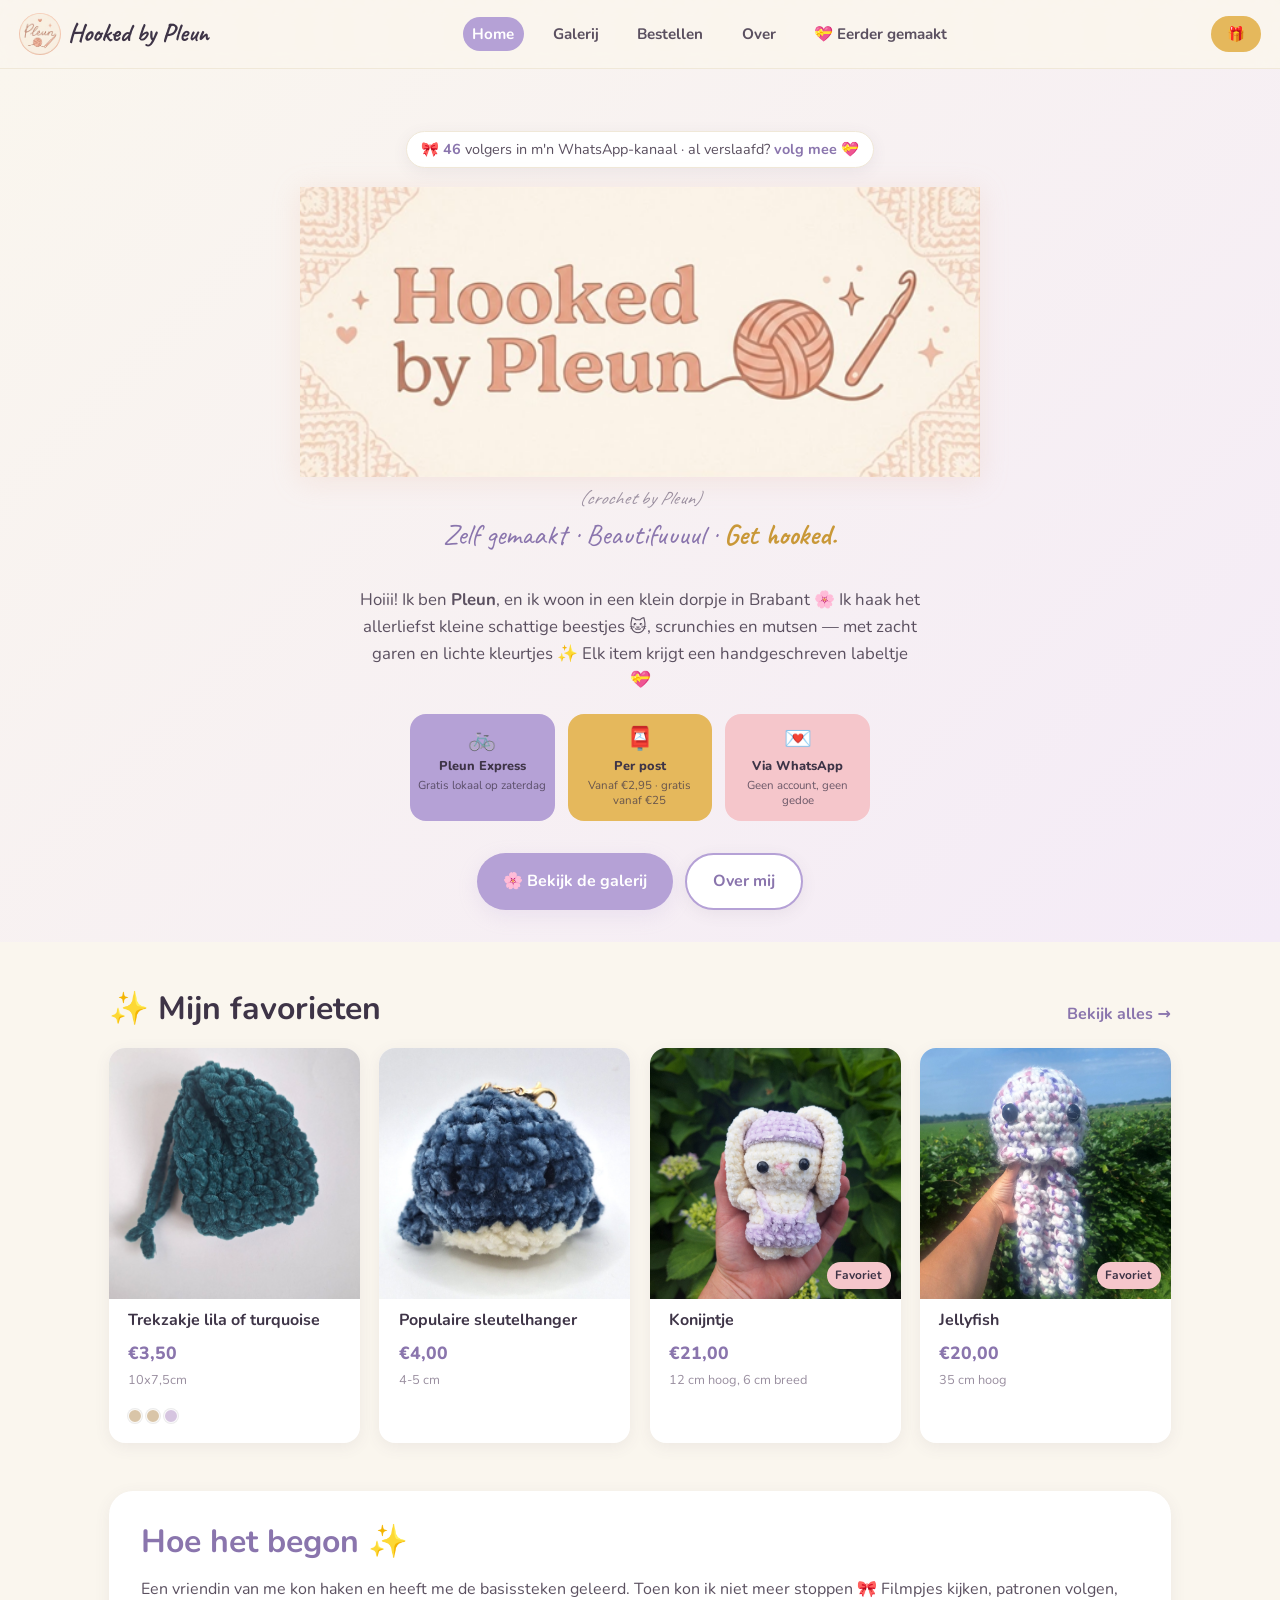
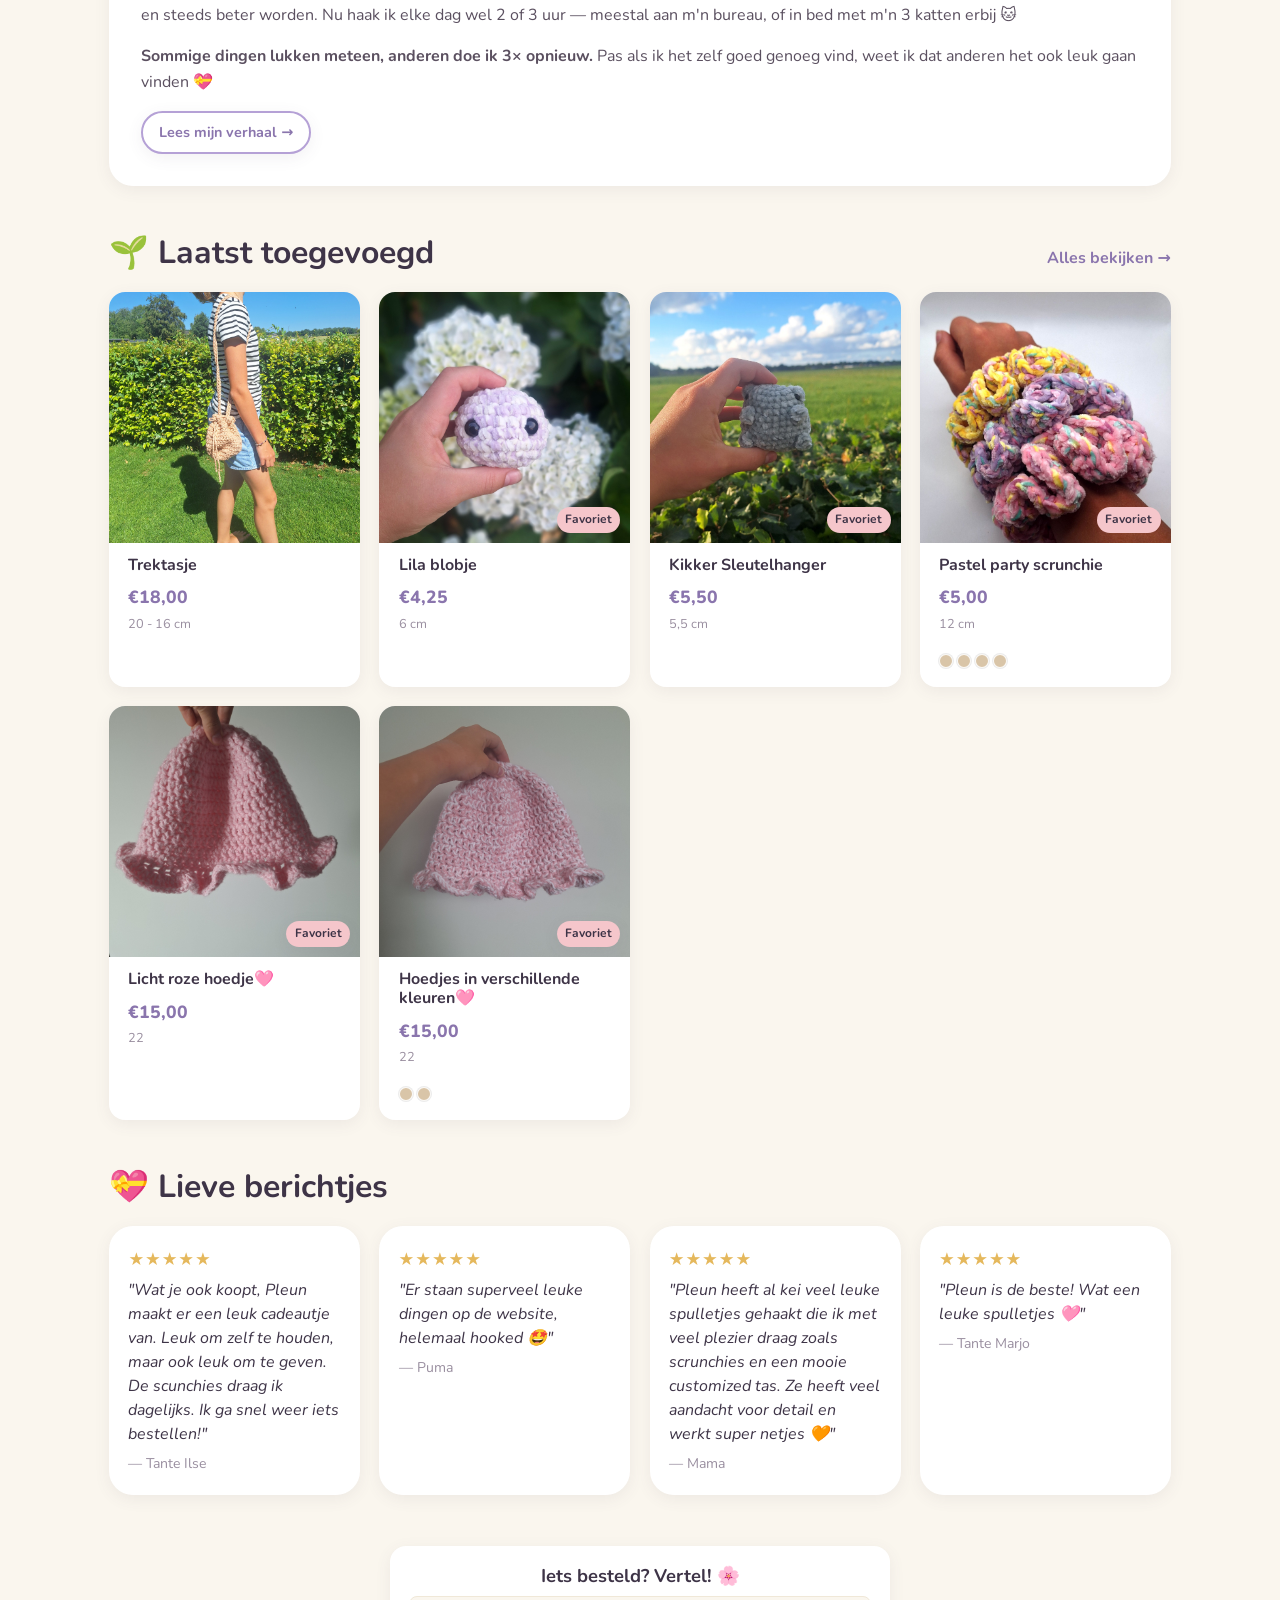
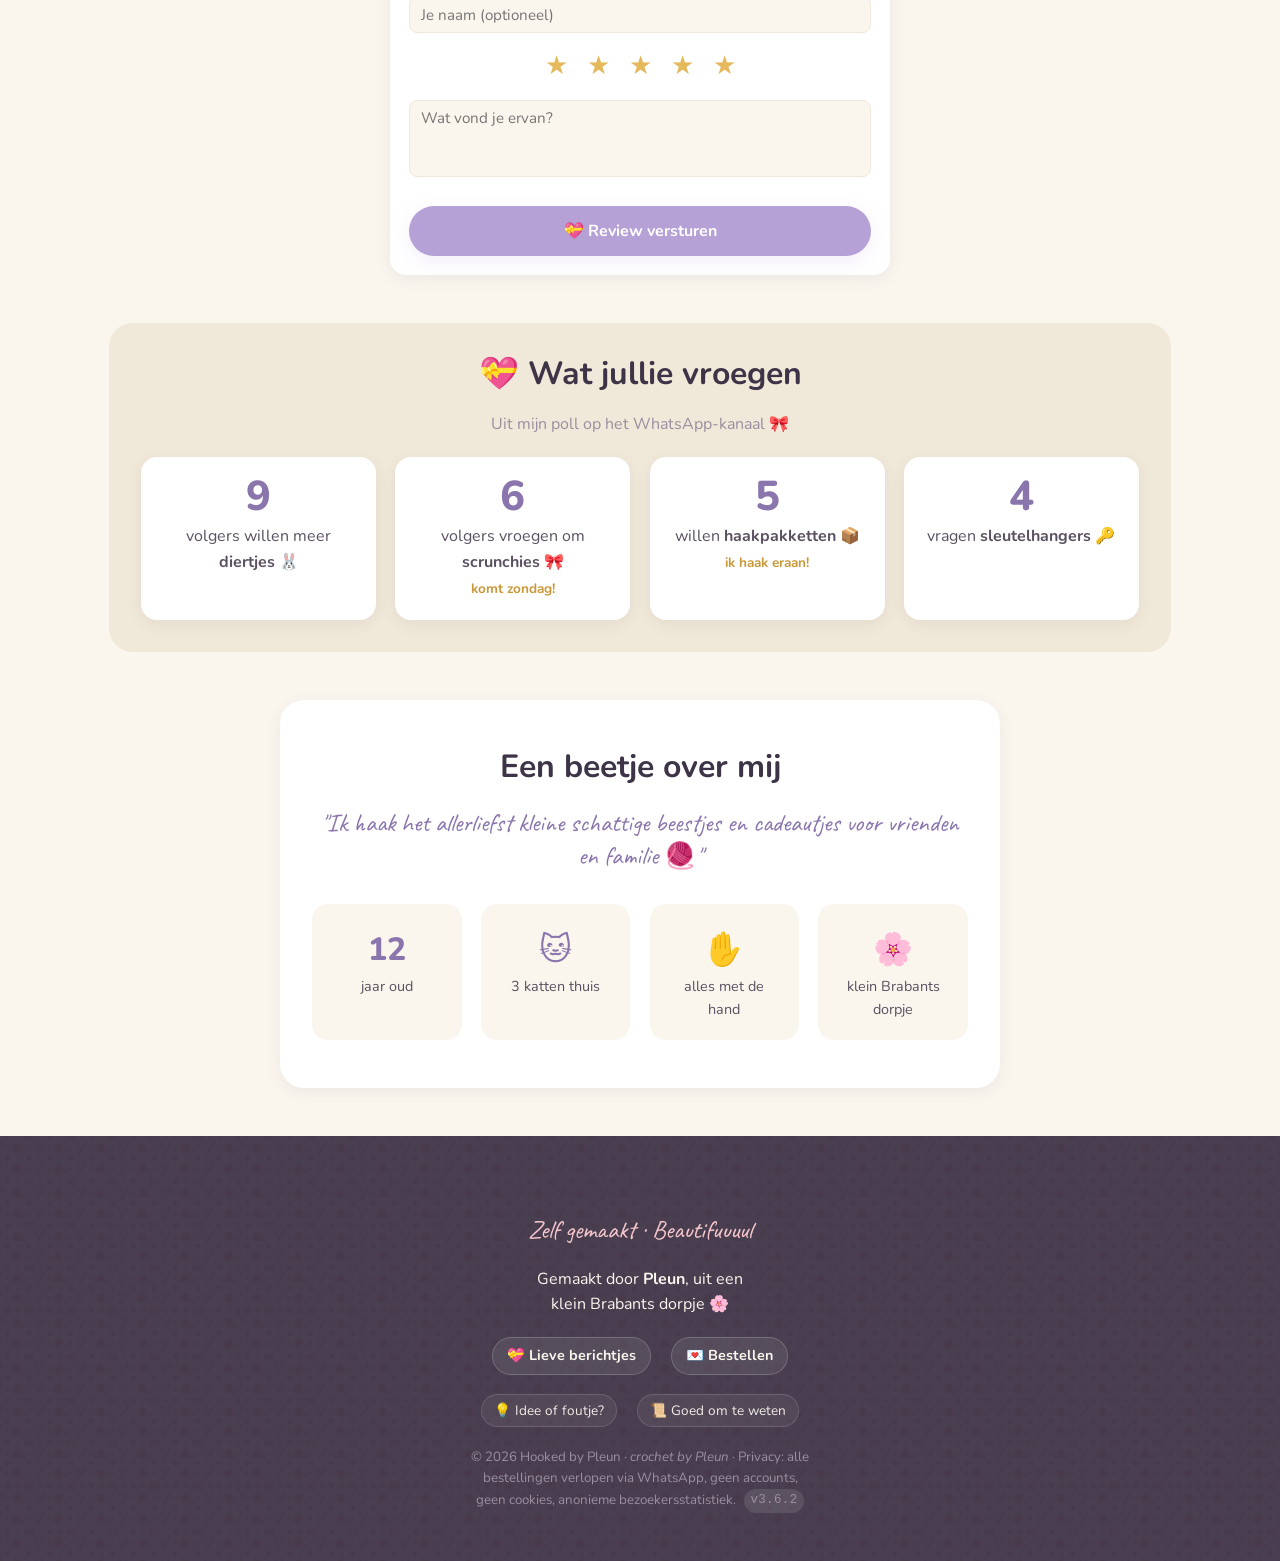
<file: index.html>
<!DOCTYPE html>
<html lang="nl">
<head>
  <meta charset="UTF-8">
  <meta name="viewport" content="width=device-width, initial-scale=1.0">
  <meta name="color-scheme" content="light">
  <meta name="theme-color" content="#B5A1D6">
  <title>Hooked by Pleun · crochet by Pleun · Zelf gemaakt · Beautifuuuul · Get hooked.</title>
  <meta name="description" content="Handgehaakte knuffeltjes, blobs, scrunchies en mutsen — gemaakt door Pleun, uit een klein dorpje in Brabant. Lokaal gratis bezorgd, per post overal.">
  <meta property="og:title" content="Hooked by Pleun (crochet by Pleun)">
  <meta property="og:description" content="Handgehaakt door Pleun. Zelf gemaakt · Beautifuuuul · Get hooked.">
  <meta property="og:type" content="website">
  <meta property="og:image" content="img/branding/banner.png">
  <meta name="twitter:card" content="summary_large_image">
  <link rel="icon" type="image/png" href="img/branding/app-icon.png?v=4">
  <link rel="apple-touch-icon" href="img/branding/app-icon.png?v=4">
  <link rel="manifest" href="manifest.json">
  <link rel="stylesheet" href="css/style.css?v=3.6.2">
  <link rel="preconnect" href="https://fonts.googleapis.com">
  <link rel="preconnect" href="https://fonts.gstatic.com" crossorigin>
  <link href="https://fonts.googleapis.com/css2?family=Nunito:wght@600;700;800&family=Caveat:wght@500;600;700&display=swap" rel="stylesheet">
</head>
<body>
  <div id="ptr-indicator"></div>
  <div id="update-banner"></div>

  <nav>
    <a href="index.html" class="logo"><img src="img/branding/app-icon.png?v=4" alt="" class="brand-icon"> Hooked by Pleun</a>
    <div class="links">
      <a href="index.html" class="actief">Home</a>
      <a href="galerij.html">Galerij</a>
      <a href="bestellen.html">Bestellen</a>
      <a href="over.html">Over</a>
      <a href="eerder.html"><span class="hide-mobile">💝 Eerder gemaakt</span><span class="only-mobile">💝 Eerder</span></a>
    </div>
    <button class="cart-btn" data-cart-open>🎁 <span class="cart-count empty">0</span></button>
  </nav>

  <header class="hero">
    <p class="kanaal-pulse">
      🎀 <strong id="volgers-count">41</strong> volgers in m'n WhatsApp-kanaal · al verslaafd? <a href="#" id="kanaal-link">volg mee 💝</a>
    </p>
    <img src="img/branding/banner.png" alt="Hooked by Pleun" class="hero-banner">
    <h1 class="visually-hidden">Hooked by Pleun</h1>
    <p class="naam-sub"><em>(crochet by Pleun)</em></p>
    <p class="tagline">Zelf gemaakt · Beautifuuuul · <span class="tagline-wordplay">Get hooked.</span></p>
    <p class="lede">Hoiii! Ik ben <strong>Pleun</strong>, en ik woon in een klein dorpje in Brabant 🌸 Ik haak het allerliefst kleine schattige beestjes 🐱, scrunchies en mutsen — met zacht garen en lichte kleurtjes ✨ Elk item krijgt een handgeschreven labeltje 💝</p>
    <div class="features-row">
      <a href="bestellen.html#lokaal" class="feature lavender">
        <span class="feature-icon">🚲</span>
        <span class="feature-title">Pleun Express</span>
        <span class="feature-sub">Gratis lokaal op zaterdag</span>
      </a>
      <a href="bestellen.html#verzending" class="feature mustard">
        <span class="feature-icon">📮</span>
        <span class="feature-title">Per post</span>
        <span class="feature-sub">Vanaf €2,95 · gratis vanaf €25</span>
      </a>
      <a href="bestellen.html" class="feature pink">
        <span class="feature-icon">💌</span>
        <span class="feature-title">Via WhatsApp</span>
        <span class="feature-sub">Geen account, geen gedoe</span>
      </a>
    </div>
    <div class="cta-row">
      <a href="galerij.html" class="btn">🌸 Bekijk de galerij</a>
      <a href="over.html" class="btn secondary">Over mij</a>
    </div>
  </header>

  <!-- Countdown naar scrunchie launch -->
  <section class="section" id="launch-countdown" style="display:none">
    <div class="countdown-box">
      <p class="countdown-label">🎀 Nieuwe scrunchie-collectie launcht in</p>
      <div class="countdown-timer" id="countdown-timer">
        <div class="ct-block"><span class="ct-num" id="ct-d">0</span><span class="ct-lbl">dagen</span></div>
        <div class="ct-block"><span class="ct-num" id="ct-h">0</span><span class="ct-lbl">uren</span></div>
        <div class="ct-block"><span class="ct-num" id="ct-m">0</span><span class="ct-lbl">min</span></div>
        <div class="ct-block"><span class="ct-num" id="ct-s">0</span><span class="ct-lbl">sec</span></div>
      </div>
      <a href="#" id="countdown-cta" class="btn mustard">🔔 Volg het kanaal — wees de eerste</a>
    </div>
  </section>

  <section class="section">
    <div class="section-header">
      <h2>✨ Mijn favorieten</h2>
      <a href="galerij.html" class="more">Bekijk alles →</a>
    </div>
    <div class="galerij-grid" id="home-uitgelicht"></div>
  </section>

  <!-- Verhaal-blok: hoe het begon -->
  <section class="section">
    <div class="verhaal-blok">
      <div class="verhaal-tekst">
        <h2>Hoe het begon ✨</h2>
        <p>Een vriendin van me kon haken en heeft me de basissteken geleerd. Toen kon ik niet meer stoppen 🎀 Filmpjes kijken, patronen volgen, en steeds beter worden. Nu haak ik elke dag wel 2 of 3 uur — meestal aan m'n bureau, of in bed met m'n 3 katten erbij 🐱</p>
        <p><strong>Sommige dingen lukken meteen, anderen doe ik 3× opnieuw.</strong> Pas als ik het zelf goed genoeg vind, weet ik dat anderen het ook leuk gaan vinden 💝</p>
        <a href="over.html" class="btn secondary small">Lees mijn verhaal →</a>
      </div>
    </div>
  </section>

  <section class="section">
    <div class="section-header">
      <h2>🌱 Laatst toegevoegd</h2>
      <a href="galerij.html" class="more">Alles bekijken →</a>
    </div>
    <div class="galerij-grid" id="home-nieuw"></div>
  </section>

  <!-- Reviews van klanten -->
  <section class="section" id="home-reviews-section">
    <div class="section-header">
      <h2>💝 Lieve berichtjes</h2>
    </div>
    <div class="reviews-grid" id="home-reviews"></div>
    <div class="shop-review-form" style="max-width:500px; margin:var(--gap-lg) auto 0; background:white; border-radius:var(--r-md); padding:var(--gap-md); box-shadow:var(--shadow-soft)">
      <h3 style="text-align:center; margin-top:0">Iets besteld? Vertel! 🌸</h3>
      <div class="cd-field"><input id="shop-rv-naam" type="text" placeholder="Je naam (optioneel)" style="width:100%; padding:0.5em 0.7em; border:1.5px solid var(--c-cream-dark); border-radius:var(--r-sm); font-family:inherit; font-size:0.95rem; background:var(--c-cream)"></div>
      <div class="cd-field" style="margin:var(--gap-sm) 0">
        <div class="sterren-kiezer" id="shop-rv-sterren" style="font-size:1.6rem; cursor:pointer; text-align:center">
          <button data-star="1" aria-label="1 ster" style="background:none;border:none;font-size:inherit;cursor:pointer;color:var(--c-mustard)">★</button>
          <button data-star="2" aria-label="2 sterren" style="background:none;border:none;font-size:inherit;cursor:pointer;color:var(--c-mustard)">★</button>
          <button data-star="3" aria-label="3 sterren" style="background:none;border:none;font-size:inherit;cursor:pointer;color:var(--c-mustard)">★</button>
          <button data-star="4" aria-label="4 sterren" style="background:none;border:none;font-size:inherit;cursor:pointer;color:var(--c-mustard)">★</button>
          <button data-star="5" aria-label="5 sterren" style="background:none;border:none;font-size:inherit;cursor:pointer;color:var(--c-mustard)">★</button>
        </div>
      </div>
      <div class="cd-field"><textarea id="shop-rv-tekst" rows="3" placeholder="Wat vond je ervan?" style="width:100%; padding:0.5em 0.7em; border:1.5px solid var(--c-cream-dark); border-radius:var(--r-sm); font-family:inherit; font-size:0.95rem; background:var(--c-cream); resize:none"></textarea></div>
      <button class="btn full" id="shop-rv-verstuur" style="margin-top:var(--gap-sm)">💝 Review versturen</button>
      <p id="shop-rv-status" class="cd-hint" style="display:none; margin-top:0.5em; text-align:center"></p>
    </div>
  </section>

  <!-- Sociaal bewijs uit poll -->
  <section class="section">
    <div class="social-proof">
      <h2 style="text-align:center; margin-bottom: var(--gap-md)">💝 Wat jullie vroegen</h2>
      <p style="text-align:center; color: var(--c-muted); margin-bottom: var(--gap-md)">Uit mijn poll op het WhatsApp-kanaal 🎀</p>
      <div class="proof-grid">
        <div class="proof"><span class="big">9</span><span>volgers willen meer <strong>diertjes</strong> 🐰</span></div>
        <div class="proof"><span class="big">6</span><span>volgers vroegen om <strong>scrunchies</strong> 🎀<br><em>komt zondag!</em></span></div>
        <div class="proof"><span class="big">5</span><span>willen <strong>haakpakketten</strong> 📦<br><em>ik haak eraan!</em></span></div>
        <div class="proof"><span class="big">4</span><span>vragen <strong>sleutelhangers</strong> 🔑</span></div>
      </div>
    </div>
  </section>

  <section class="section">
    <div class="over-pleun">
      <h2 style="text-align:center">Een beetje over mij</h2>
      <p class="quote">"Ik haak het allerliefst kleine schattige beestjes en cadeautjes voor vrienden en familie 🧶"</p>
      <div class="feiten">
        <div class="feit"><div class="nummer">12</div><div class="label">jaar oud</div></div>
        <div class="feit"><div class="nummer">🐱</div><div class="label">3 katten thuis</div></div>
        <div class="feit"><div class="nummer">✋</div><div class="label">alles met de hand</div></div>
        <div class="feit"><div class="nummer">🌸</div><div class="label">klein Brabants dorpje</div></div>
      </div>
    </div>
  </section>

  <!-- Verzameldoos modal -->
  <div class="cart-overlay" id="cart-overlay">
    <div class="cart-modal">
      <h2>🎁 Verzameldoos <button class="cart-close" aria-label="Sluiten">×</button></h2>
      <p style="color:var(--c-muted); font-size:0.9rem;">Verzamel meerdere items en bestel ze in één bericht — vanaf €25 is verzending gratis!</p>
      <ul class="cart-list" id="cart-list"></ul>
      <div class="cart-summary" id="cart-summary"></div>
      <div class="bestel-acties" id="cart-checkout">
        <button class="btn full" onclick="checkoutCart('pleun')">💬 Bestel via WhatsApp</button>
      </div>
    </div>
  </div>

  <footer>
    <p class="signature">Zelf gemaakt · Beautifuuuul</p>
    <p>Gemaakt door <strong>Pleun</strong>, uit een klein Brabants dorpje 🌸</p>
    <div class="links">
      <a href="reviews.html">💝 Lieve berichtjes</a>
      <a href="bestellen.html">💌 Bestellen</a>
    </div>
    <div class="extra-links">
      <a onclick="openIdeeenbus(); return false;" href="#">💡 Idee of foutje?</a>
      <a onclick="openDisclaimer(); return false;" href="#">📜 Goed om te weten</a>
    </div>
    <small>© 2026 Hooked by Pleun · <em>crochet by Pleun</em> · Privacy: alle bestellingen verlopen via WhatsApp, geen accounts, geen cookies, anonieme bezoekersstatistiek. <span class="version-tag">v3.6.2</span></small>
  </footer>

  <script src="js/config.js?v=3.6.2"></script>
  <script src="js/cart.js?v=3.6.2"></script>
  <script src="js/postcode.js?v=3.6.2"></script>
  <script src="js/app.js?v=3.6.2"></script>
  <script src="js/modals.js?v=3.6.2"></script>
  <script src="js/sw-register.js?v=3.6.2"></script>
  <script src="js/tracker.js?v=3.6.2"></script>
  <noscript><img src="https://crochet-by-pleun.thegaveryahoo.workers.dev/px.gif?t=pageview&p=/" alt="" width="1" height="1" style="position:absolute;left:-9999px;opacity:0"></noscript>
</body>
</html>
</file>
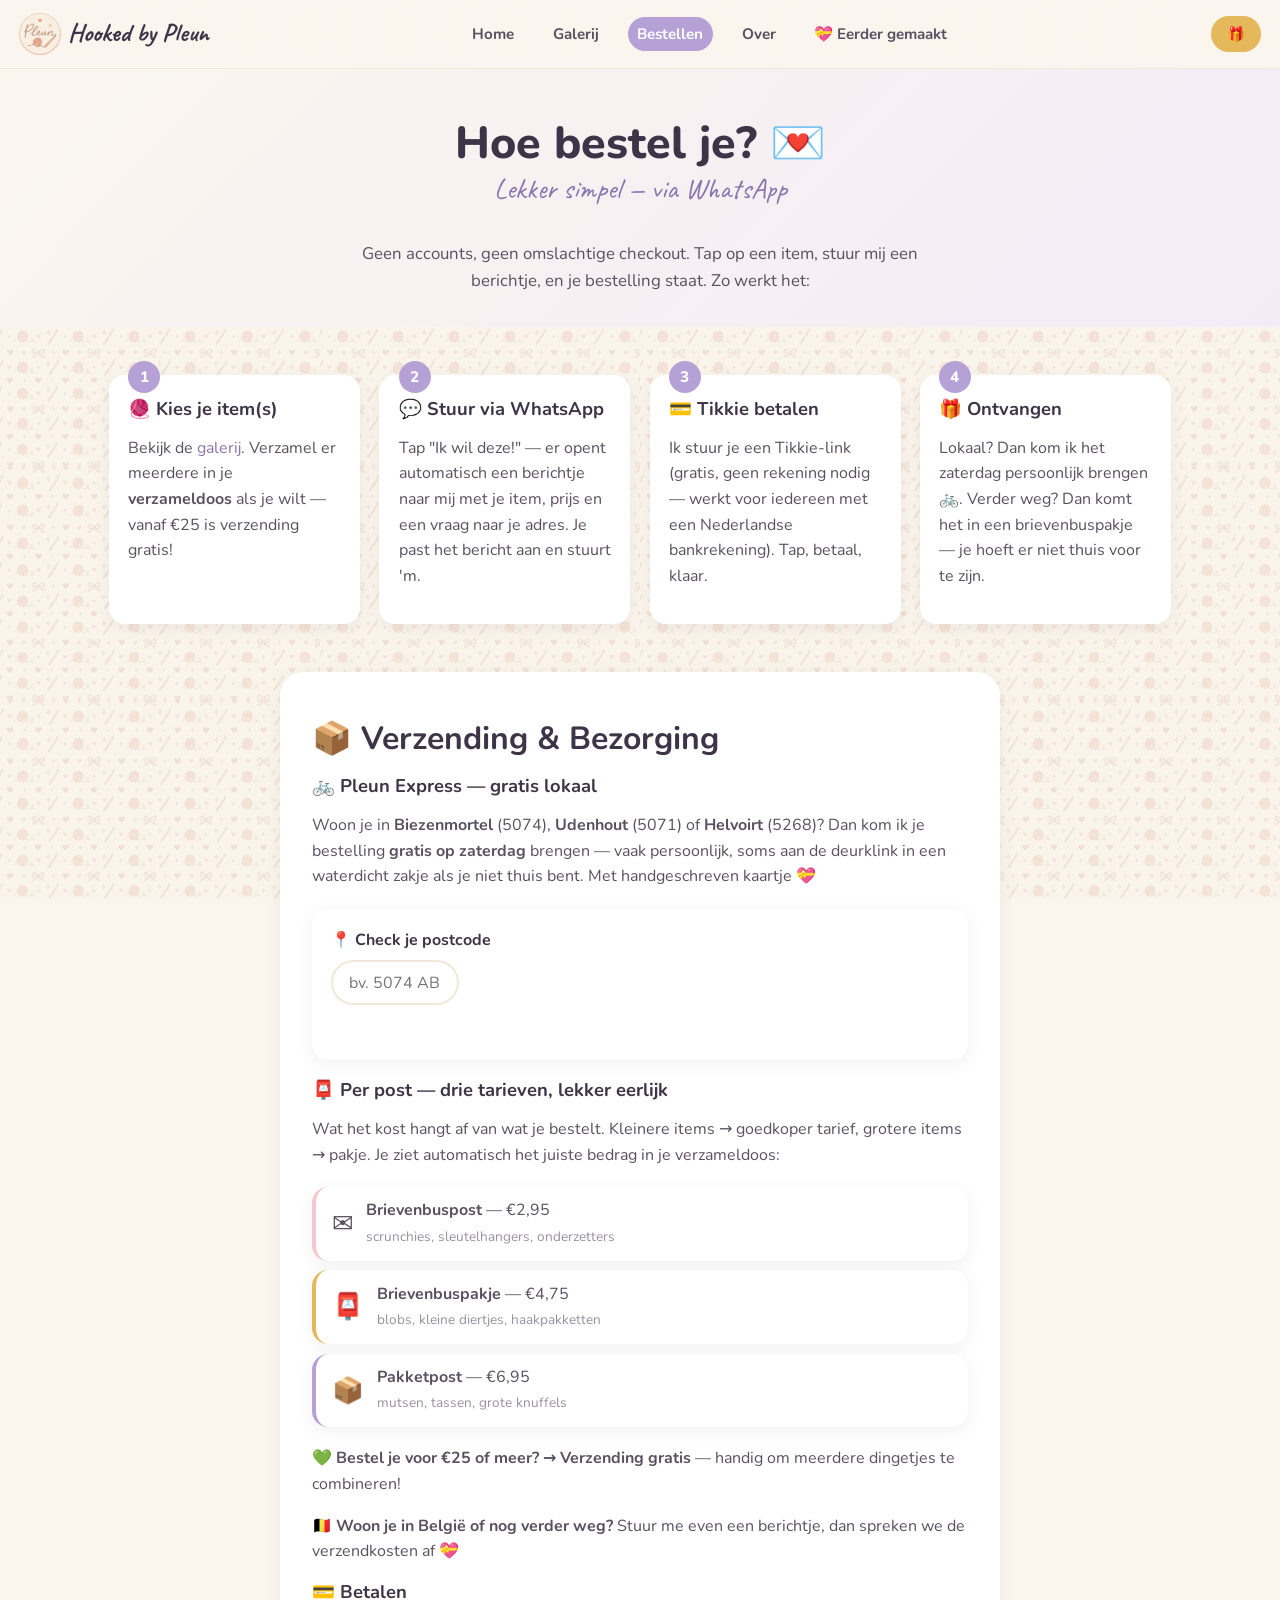
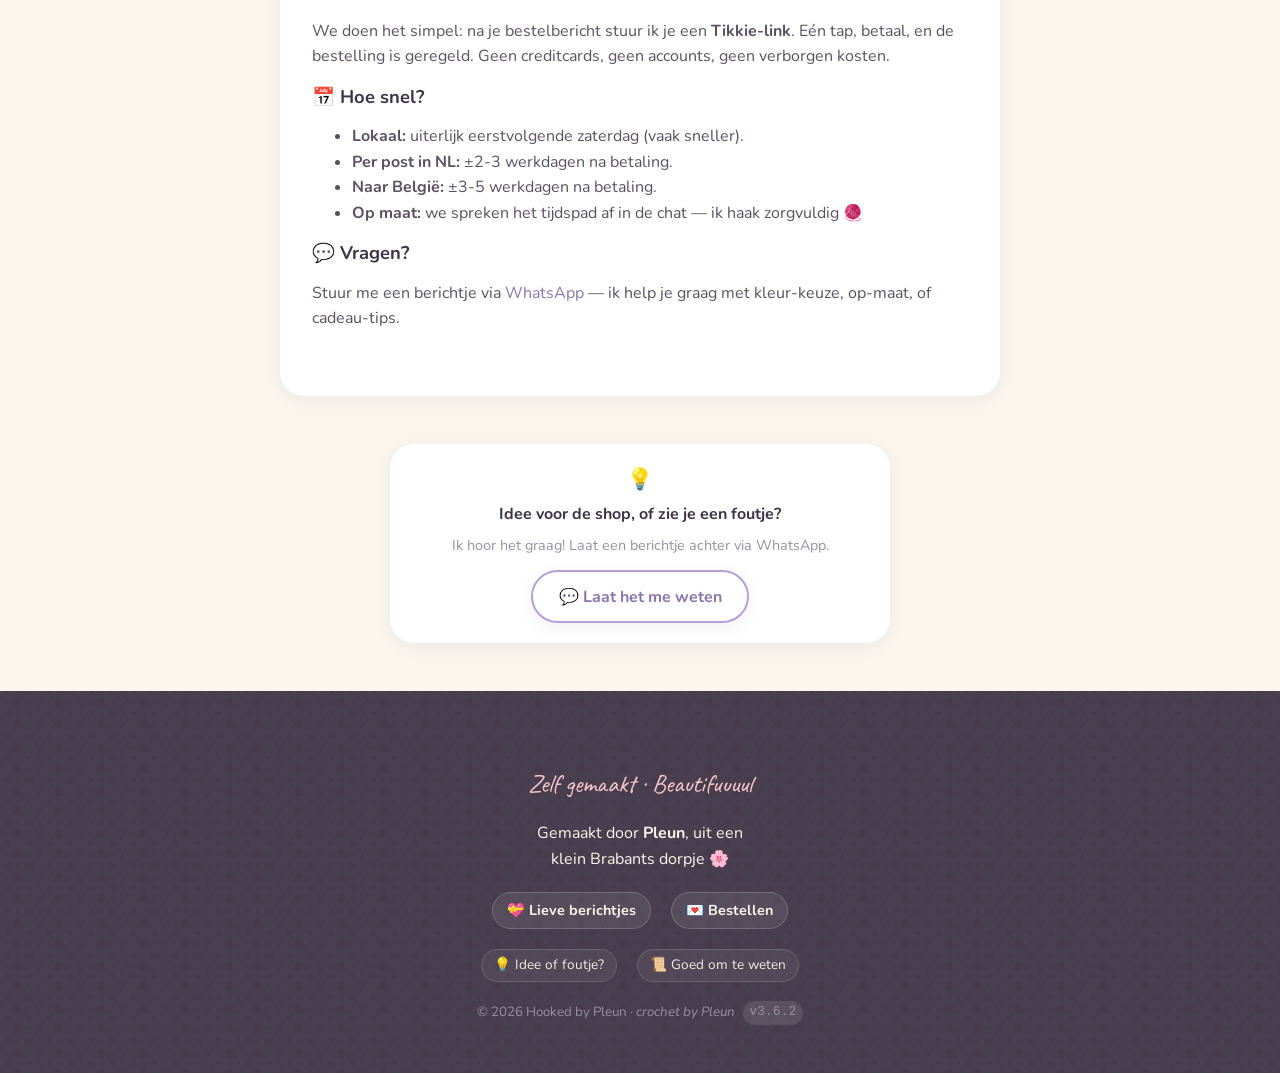
<file: bestellen.html>
<!DOCTYPE html>
<html lang="nl">
<head>
  <meta charset="UTF-8">
  <meta name="viewport" content="width=device-width, initial-scale=1.0">
  <meta name="color-scheme" content="light">
  <meta name="theme-color" content="#B5A1D6">
  <title>Bestellen · Hooked by Pleun</title>
  <meta name="description" content="Hoe bestel je bij Hooked by Pleun? Eenvoudig via WhatsApp. Lokaal in Biezenmortel/Udenhout/Helvoirt: gratis bezorgd op zaterdag.">
  <link rel="icon" type="image/png" href="img/branding/app-icon.png?v=4">
  <link rel="apple-touch-icon" href="img/branding/app-icon.png?v=4">
  <link rel="manifest" href="manifest.json">
  <link rel="stylesheet" href="css/style.css?v=3.6.2">
  <link rel="preconnect" href="https://fonts.googleapis.com">
  <link rel="preconnect" href="https://fonts.gstatic.com" crossorigin>
  <link href="https://fonts.googleapis.com/css2?family=Nunito:wght@600;700;800&family=Caveat:wght@500;600;700&display=swap" rel="stylesheet">
</head>
<body>
  <div id="ptr-indicator"></div>
  <div id="update-banner"></div>

  <nav>
    <a href="index.html" class="logo"><img src="img/branding/app-icon.png?v=4" alt="" class="brand-icon"> Hooked by Pleun</a>
    <div class="links">
      <a href="index.html">Home</a>
      <a href="galerij.html">Galerij</a>
      <a href="bestellen.html" class="actief">Bestellen</a>
      <a href="over.html">Over</a>
      <a href="eerder.html"><span class="hide-mobile">💝 Eerder gemaakt</span><span class="only-mobile">💝 Eerder</span></a>
    </div>
    <button class="cart-btn" data-cart-open>🎁 <span class="cart-count empty">0</span></button>
  </nav>

  <header class="hero">
    <h1>Hoe bestel je? 💌</h1>
    <p class="tagline">Lekker simpel — via WhatsApp</p>
    <p class="lede">Geen accounts, geen omslachtige checkout. Tap op een item, stuur mij een berichtje, en je bestelling staat. Zo werkt het:</p>
  </header>

  <section class="section">
    <div class="steps">
      <div class="step">
        <span class="nr">1</span>
        <h3>🧶 Kies je item(s)</h3>
        <p>Bekijk de <a href="galerij.html">galerij</a>. Verzamel er meerdere in je <strong>verzameldoos</strong> als je wilt — vanaf €25 is verzending gratis!</p>
      </div>
      <div class="step">
        <span class="nr">2</span>
        <h3>💬 Stuur via WhatsApp</h3>
        <p>Tap "Ik wil deze!" — er opent automatisch een berichtje naar mij met je item, prijs en een vraag naar je adres. Je past het bericht aan en stuurt 'm.</p>
      </div>
      <div class="step">
        <span class="nr">3</span>
        <h3>💳 Tikkie betalen</h3>
        <p>Ik stuur je een Tikkie-link (gratis, geen rekening nodig — werkt voor iedereen met een Nederlandse bankrekening). Tap, betaal, klaar.</p>
      </div>
      <div class="step">
        <span class="nr">4</span>
        <h3>🎁 Ontvangen</h3>
        <p>Lokaal? Dan kom ik het zaterdag persoonlijk brengen 🚲. Verder weg? Dan komt het in een brievenbuspakje — je hoeft er niet thuis voor te zijn.</p>
      </div>
    </div>
  </section>

  <section class="section">
    <div class="over-pleun">
      <h2>📦 Verzending & Bezorging</h2>
      <h3 id="lokaal">🚲 Pleun Express — gratis lokaal</h3>
      <p>Woon je in <strong>Biezenmortel</strong> (5074), <strong>Udenhout</strong> (5071) of <strong>Helvoirt</strong> (5268)? Dan kom ik je bestelling <strong>gratis op zaterdag</strong> brengen — vaak persoonlijk, soms aan de deurklink in een waterdicht zakje als je niet thuis bent. Met handgeschreven kaartje 💝</p>

      <div class="postcode-box" style="margin: var(--gap-md) 0">
        <label for="pc">📍 Check je postcode</label>
        <input id="pc" type="text" maxlength="7" placeholder="bv. 5074 AB" oninput="checkPostcode(this, document.getElementById('pc-result'))">
        <span id="pc-result" class="postcode-result"></span>
      </div>

      <h3 id="verzending">📮 Per post — drie tarieven, lekker eerlijk</h3>
      <p>Wat het kost hangt af van wat je bestelt. Kleinere items → goedkoper tarief, grotere items → pakje. Je ziet automatisch het juiste bedrag in je verzameldoos:</p>
      <div class="verzend-tarieven">
        <div class="vtarief">
          <span class="vt-icon">✉️</span>
          <div>
            <strong>Brievenbuspost</strong> — €2,95<br>
            <small>scrunchies, sleutelhangers, onderzetters</small>
          </div>
        </div>
        <div class="vtarief">
          <span class="vt-icon">📮</span>
          <div>
            <strong>Brievenbuspakje</strong> — €4,75<br>
            <small>blobs, kleine diertjes, haakpakketten</small>
          </div>
        </div>
        <div class="vtarief">
          <span class="vt-icon">📦</span>
          <div>
            <strong>Pakketpost</strong> — €6,95<br>
            <small>mutsen, tassen, grote knuffels</small>
          </div>
        </div>
      </div>
      <p><strong>💚 Bestel je voor €25 of meer? → Verzending gratis</strong> — handig om meerdere dingetjes te combineren!</p>
      <p>🇧🇪 <strong>Woon je in België of nog verder weg?</strong> Stuur me even een berichtje, dan spreken we de verzendkosten af 💝</p>

      <h3>💳 Betalen</h3>
      <p>We doen het simpel: na je bestelbericht stuur ik je een <strong>Tikkie-link</strong>. Eén tap, betaal, en de bestelling is geregeld. Geen creditcards, geen accounts, geen verborgen kosten.</p>

      <h3>📅 Hoe snel?</h3>
      <ul>
        <li><strong>Lokaal:</strong> uiterlijk eerstvolgende zaterdag (vaak sneller).</li>
        <li><strong>Per post in NL:</strong> ±2-3 werkdagen na betaling.</li>
        <li><strong>Naar België:</strong> ±3-5 werkdagen na betaling.</li>
        <li><strong>Op maat:</strong> we spreken het tijdspad af in de chat — ik haak zorgvuldig 🧶</li>
      </ul>

      <h3>💬 Vragen?</h3>
      <p>Stuur me een berichtje via <a href="#" onclick="window.open(window.orderUrl('Hoi Pleun, ik heb een vraag over een item:'),'_blank');return false;">WhatsApp</a> — ik help je graag met kleur-keuze, op-maat, of cadeau-tips.</p>
    </div>
  </section>

  <!-- Ideeënbus CTA -->
  <section class="section" style="padding-top:0; margin-top:0">
    <div style="background:white; border-radius:var(--r-lg); padding:var(--gap-md) var(--gap-md); box-shadow:var(--shadow-soft); text-align:center; max-width:500px; margin:0 auto">
      <p style="font-size:1.3rem; margin:0 0 0.3em">💡</p>
      <p style="font-weight:700; color:var(--c-ink); margin:0 0 0.4em">Idee voor de shop, of zie je een foutje?</p>
      <p style="color:var(--c-muted); font-size:0.9rem; margin:0 0 var(--gap-sm)">Ik hoor het graag! Laat een berichtje achter via WhatsApp.</p>
      <button class="btn secondary" onclick="openIdeeenbus()">💬 Laat het me weten</button>
    </div>
  </section>

  <!-- Verzameldoos modal -->
  <div class="cart-overlay" id="cart-overlay">
    <div class="cart-modal">
      <h2>🎁 Verzameldoos <button class="cart-close" aria-label="Sluiten">×</button></h2>
      <p style="color:var(--c-muted); font-size:0.9rem;">Verzamel meerdere items en bestel ze in één bericht — vanaf €25 is verzending gratis!</p>
      <ul class="cart-list" id="cart-list"></ul>
      <div class="cart-summary" id="cart-summary"></div>
      <div class="bestel-acties" id="cart-checkout">
        <button class="btn full" onclick="checkoutCart('pleun')">💬 Bestel via WhatsApp</button>
      </div>
    </div>
  </div>

  <footer>
    <p class="signature">Zelf gemaakt · Beautifuuuul</p>
    <p>Gemaakt door <strong>Pleun</strong>, uit een klein Brabants dorpje 🌸</p>
    <div class="links">
      <a href="reviews.html">💝 Lieve berichtjes</a>
      <a href="bestellen.html">💌 Bestellen</a>
    </div>
    <div class="extra-links">
      <a onclick="openIdeeenbus(); return false;" href="#">💡 Idee of foutje?</a>
      <a onclick="openDisclaimer(); return false;" href="#">📜 Goed om te weten</a>
    </div>
    <small>© 2026 Hooked by Pleun · <em>crochet by Pleun</em> <span class="version-tag">v3.6.2</span></small>
  </footer>

  <script src="js/config.js?v=3.6.2"></script>
  <script src="js/cart.js?v=3.6.2"></script>
  <script src="js/postcode.js?v=3.6.2"></script>
  <script src="js/app.js?v=3.6.2"></script>
  <script src="js/modals.js?v=3.6.2"></script>
  <script src="js/sw-register.js?v=3.6.2"></script>
  <script src="js/tracker.js?v=3.6.2"></script>
  <noscript><img src="https://crochet-by-pleun.thegaveryahoo.workers.dev/px.gif?t=pageview&p=/bestellen.html" alt="" width="1" height="1" style="position:absolute;left:-9999px;opacity:0"></noscript>
</body>
</html>
</file>
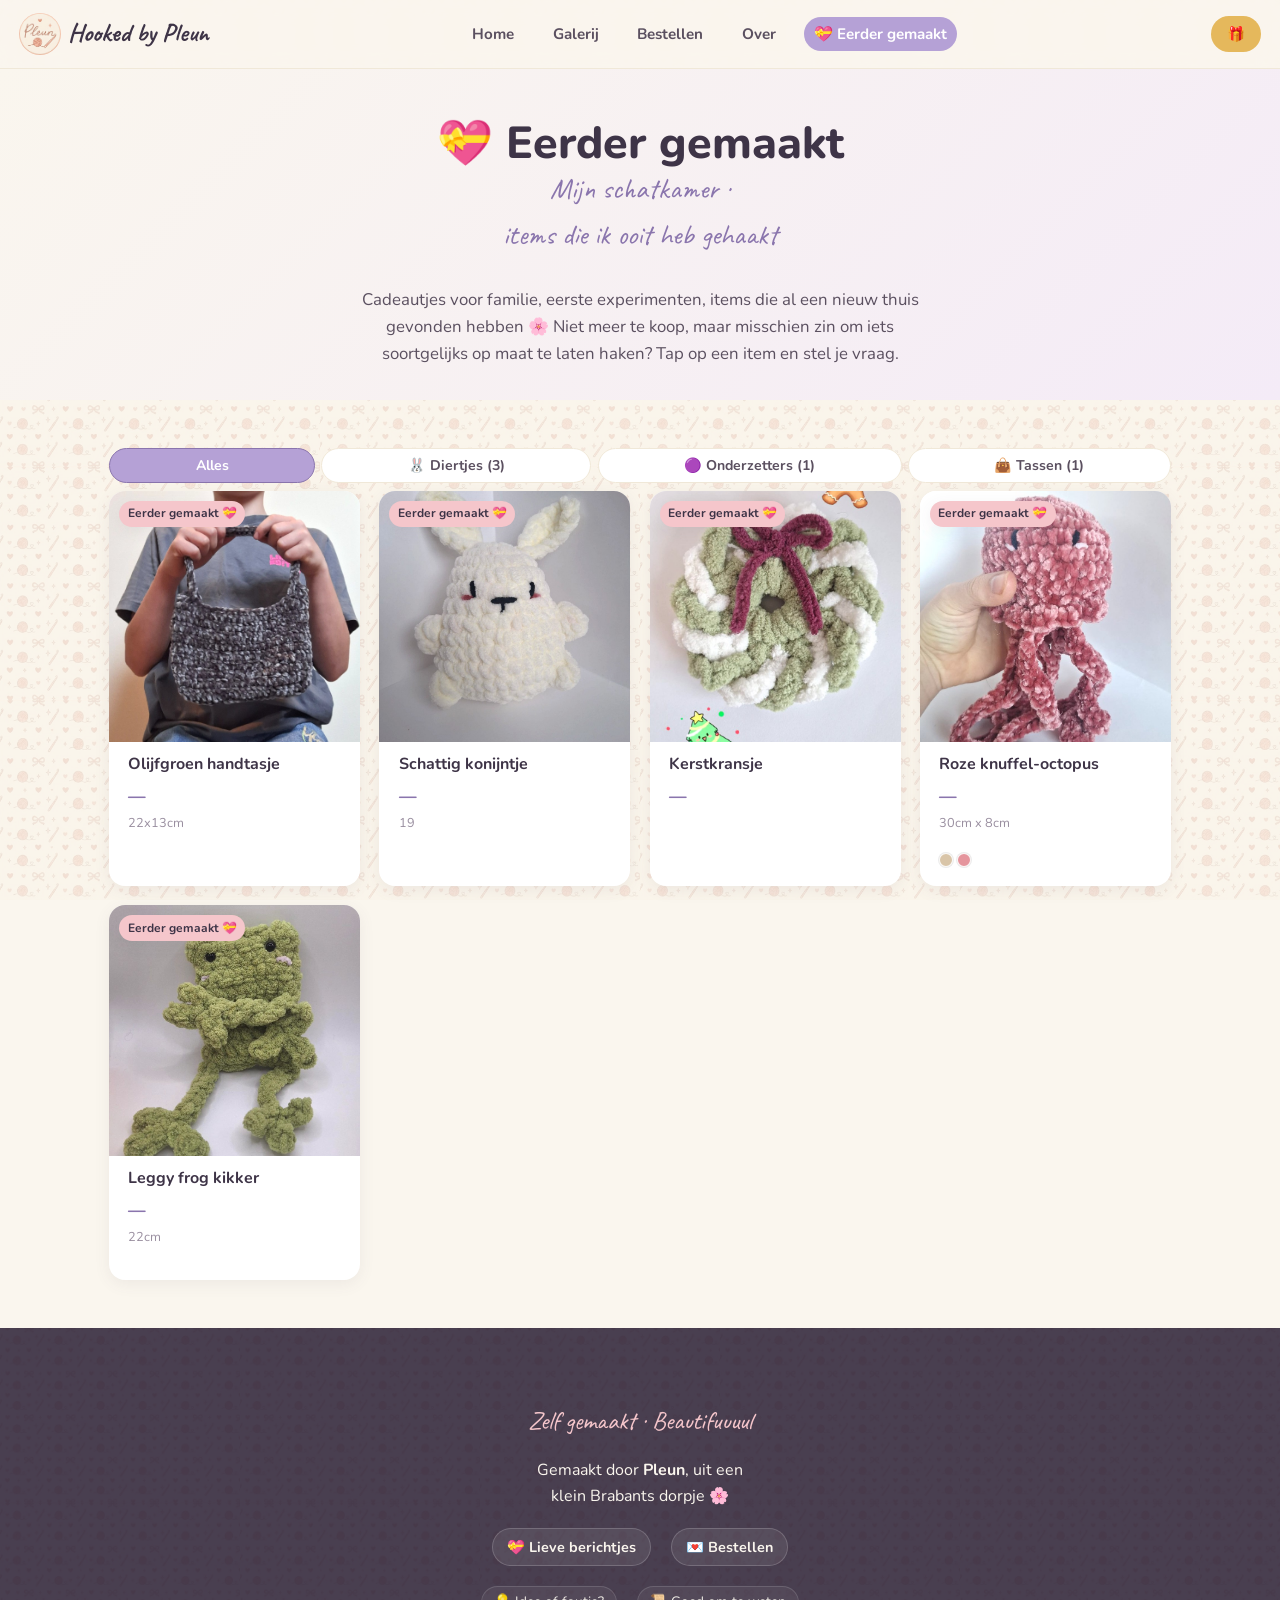
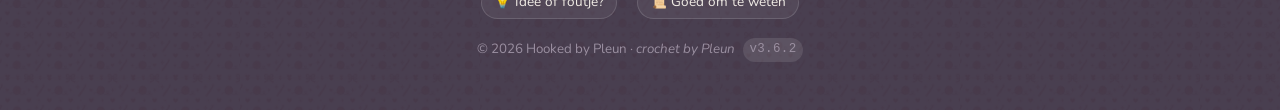
<file: eerder.html>
<!DOCTYPE html>
<html lang="nl">
<head>
  <meta charset="UTF-8">
  <meta name="viewport" content="width=device-width, initial-scale=1.0">
  <meta name="color-scheme" content="light">
  <meta name="theme-color" content="#B5A1D6">
  <title>Eerder gemaakt · Hooked by Pleun</title>
  <meta name="description" content="Items die Pleun ooit heeft gehaakt — voor cadeau's, familie of als experiment. Niet meer te koop, wel te bewonderen of als inspiratie voor een eigen versie op maat.">
  <link rel="icon" type="image/png" href="img/branding/app-icon.png?v=4">
  <link rel="apple-touch-icon" href="img/branding/app-icon.png?v=4">
  <link rel="manifest" href="manifest.json">
  <link rel="stylesheet" href="css/style.css?v=3.6.2">
  <link rel="preconnect" href="https://fonts.googleapis.com">
  <link rel="preconnect" href="https://fonts.gstatic.com" crossorigin>
  <link href="https://fonts.googleapis.com/css2?family=Nunito:wght@600;700;800&family=Caveat:wght@500;600;700&display=swap" rel="stylesheet">
</head>
<body>
  <div id="ptr-indicator"></div>
  <div id="update-banner"></div>

  <nav>
    <a href="index.html" class="logo"><img src="img/branding/app-icon.png?v=4" alt="" class="brand-icon"> Hooked by Pleun</a>
    <div class="links">
      <a href="index.html">Home</a>
      <a href="galerij.html">Galerij</a>
      <a href="bestellen.html">Bestellen</a>
      <a href="over.html">Over</a>
      <a href="eerder.html" class="actief"><span class="hide-mobile">💝 Eerder gemaakt</span><span class="only-mobile">💝 Eerder</span></a>
    </div>
    <button class="cart-btn" data-cart-open>🎁 <span class="cart-count empty">0</span></button>
  </nav>

  <header class="hero">
    <h1>💝 Eerder gemaakt</h1>
    <p class="tagline">Mijn schatkamer ·<br>items die ik ooit heb gehaakt</p>
    <p class="lede">Cadeautjes voor familie, eerste experimenten, items die al een nieuw thuis gevonden hebben 🌸 Niet meer te koop, maar misschien zin om iets soortgelijks op maat te laten haken? Tap op een item en stel je vraag.</p>
  </header>

  <section class="section">
    <div class="filter-balk" id="filter-balk"></div>
    <div class="galerij-grid" id="archief-grid">
      <p class="loading">Laden... 🧶</p>
    </div>
  </section>

  <!-- Verzameldoos modal -->
  <div class="cart-overlay" id="cart-overlay">
    <div class="cart-modal">
      <h2>🎁 Verzameldoos <button class="cart-close" aria-label="Sluiten">×</button></h2>
      <p style="color:var(--c-muted); font-size:0.9rem;">Verzamel meerdere items en bestel ze in één bericht — vanaf €25 is verzending gratis!</p>
      <ul class="cart-list" id="cart-list"></ul>
      <div class="cart-summary" id="cart-summary"></div>
      <div class="bestel-acties" id="cart-checkout">
        <button class="btn full" onclick="checkoutCart('pleun')">💬 Bestel via WhatsApp</button>
      </div>
    </div>
  </div>

  <footer>
    <p class="signature">Zelf gemaakt · Beautifuuuul</p>
    <p>Gemaakt door <strong>Pleun</strong>, uit een klein Brabants dorpje 🌸</p>
    <div class="links">
      <a href="reviews.html">💝 Lieve berichtjes</a>
      <a href="bestellen.html">💌 Bestellen</a>
    </div>
    <div class="extra-links">
      <a onclick="openIdeeenbus(); return false;" href="#">💡 Idee of foutje?</a>
      <a onclick="openDisclaimer(); return false;" href="#">📜 Goed om te weten</a>
    </div>
    <small>© 2026 Hooked by Pleun · <em>crochet by Pleun</em> <span class="version-tag">v3.6.2</span></small>
  </footer>

  <script src="js/config.js?v=3.6.2"></script>
  <script src="js/cart.js?v=3.6.2"></script>
  <script src="js/postcode.js?v=3.6.2"></script>
  <script src="js/app.js?v=3.6.2"></script>
  <script src="js/modals.js?v=3.6.2"></script>
  <script src="js/sw-register.js?v=3.6.2"></script>
  <script src="js/tracker.js?v=3.6.2"></script>
  <noscript><img src="https://crochet-by-pleun.thegaveryahoo.workers.dev/px.gif?t=pageview&p=/eerder.html" alt="" width="1" height="1" style="position:absolute;left:-9999px;opacity:0"></noscript>
</body>
</html>
</file>
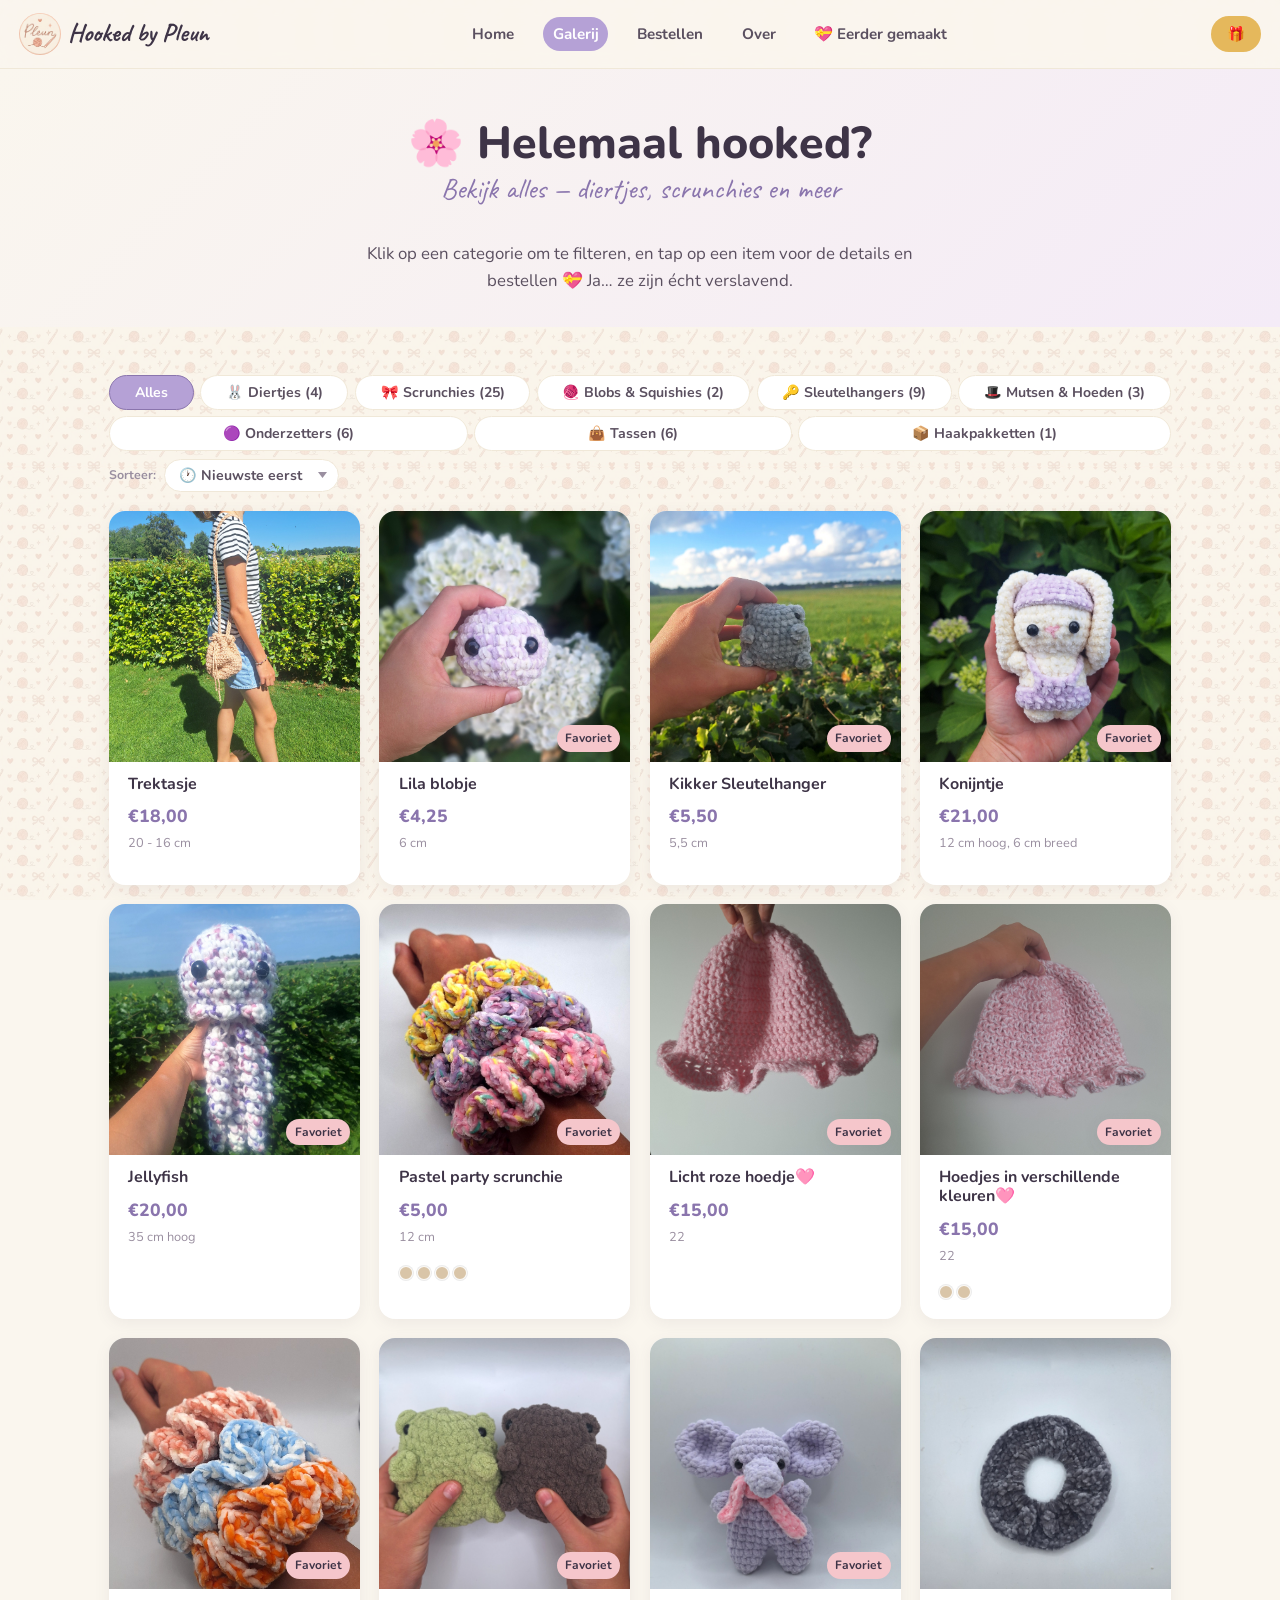
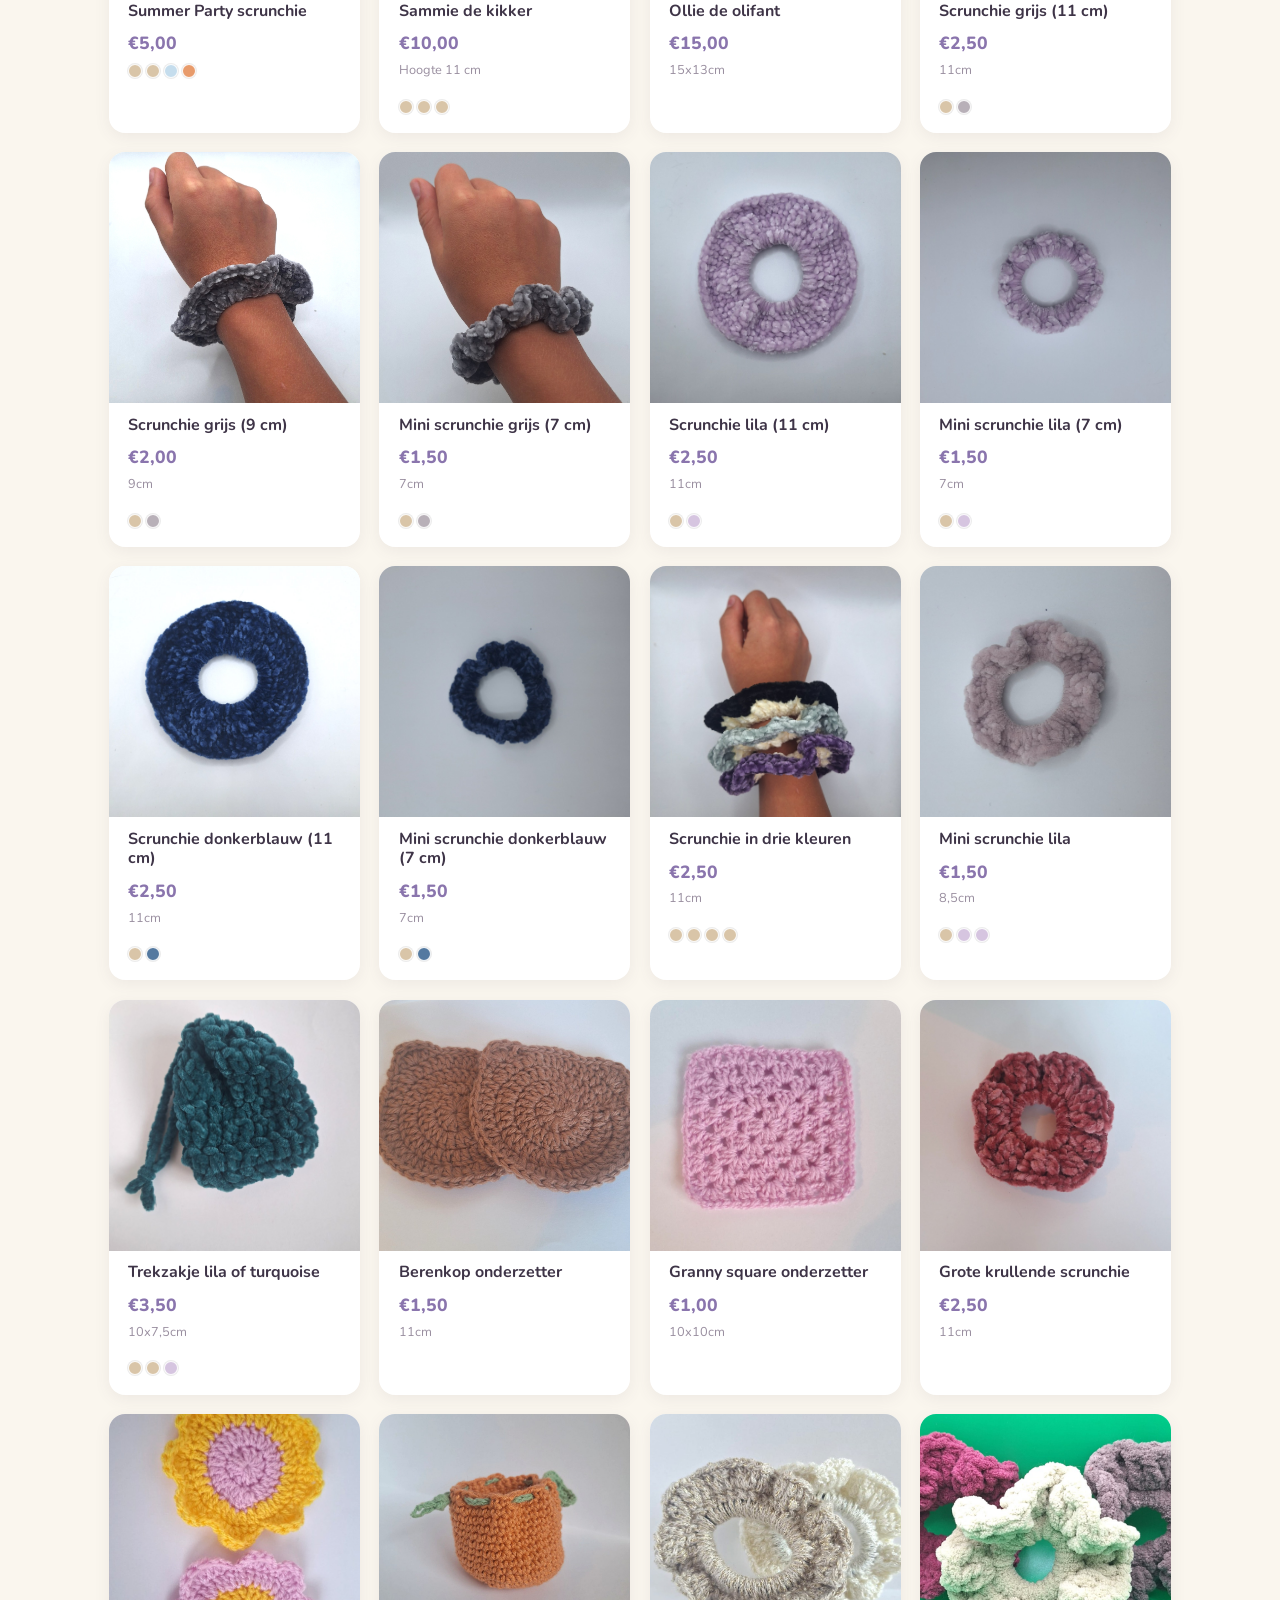
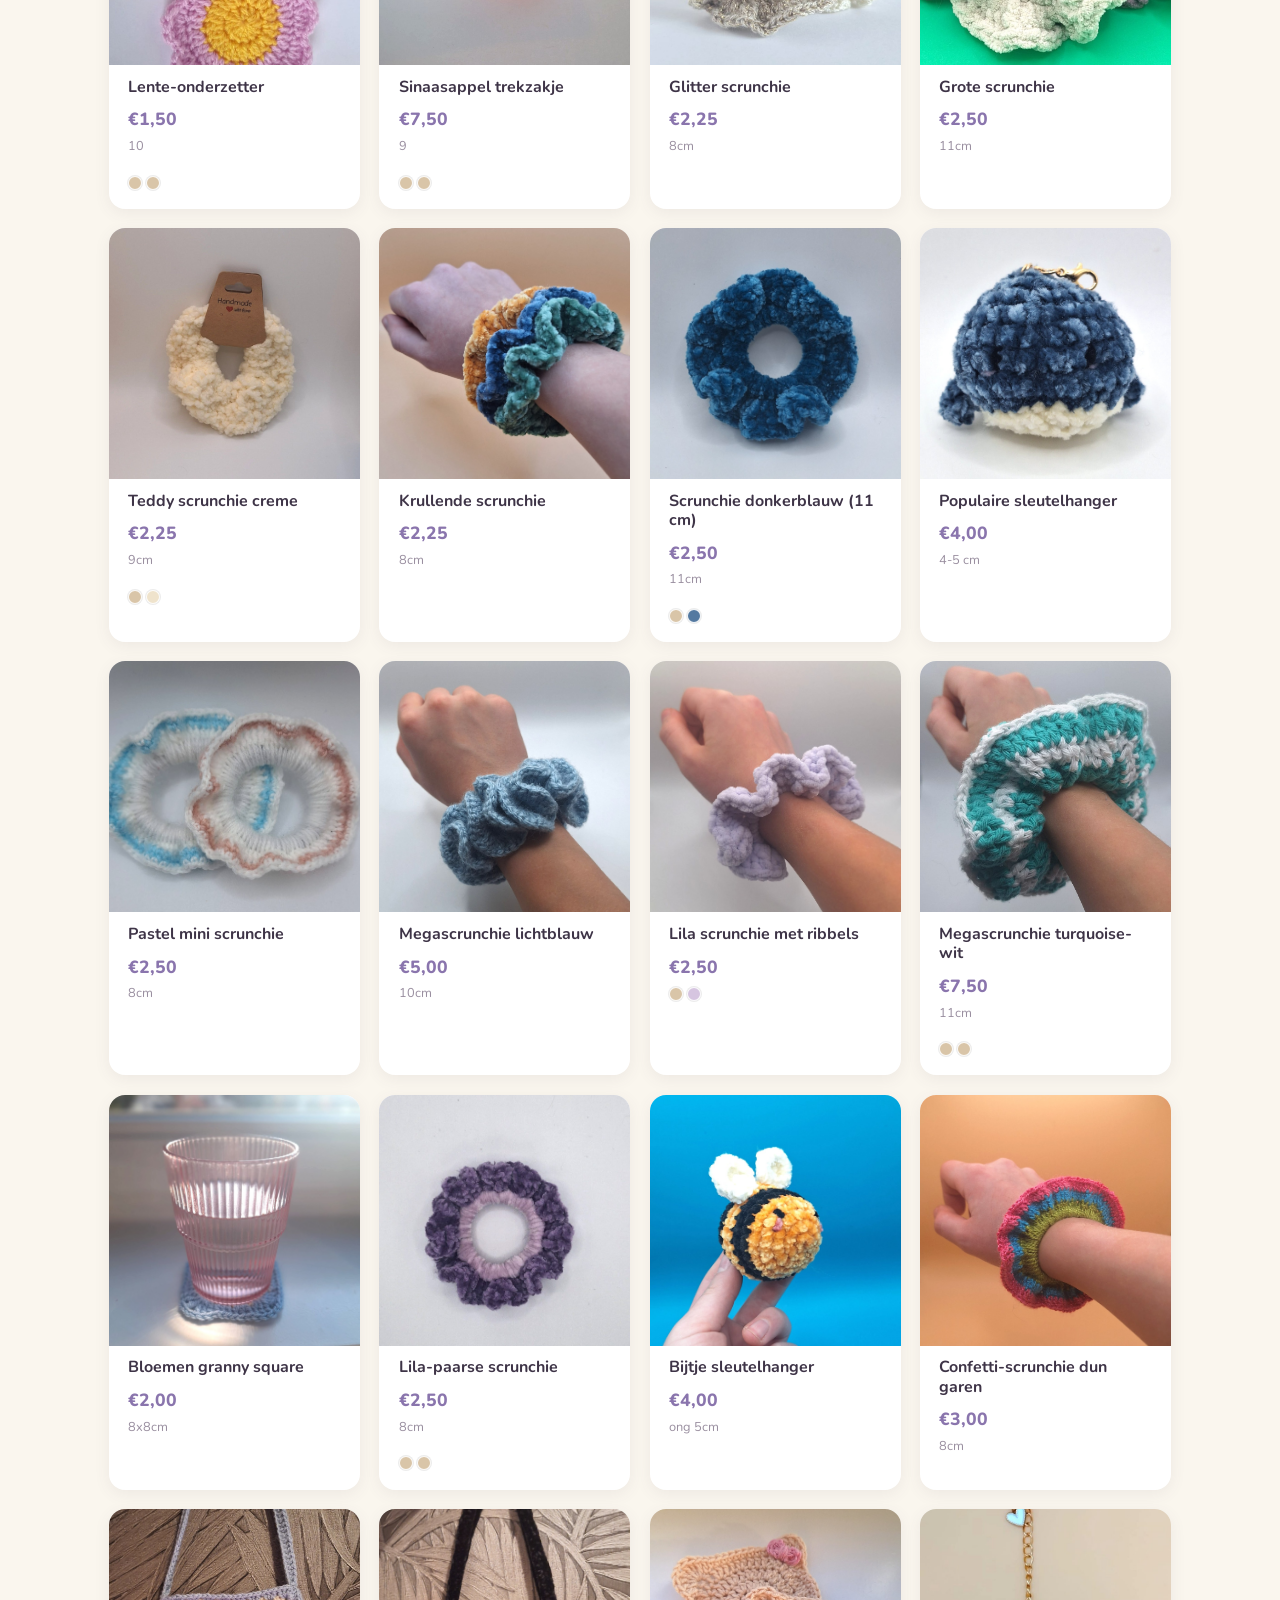
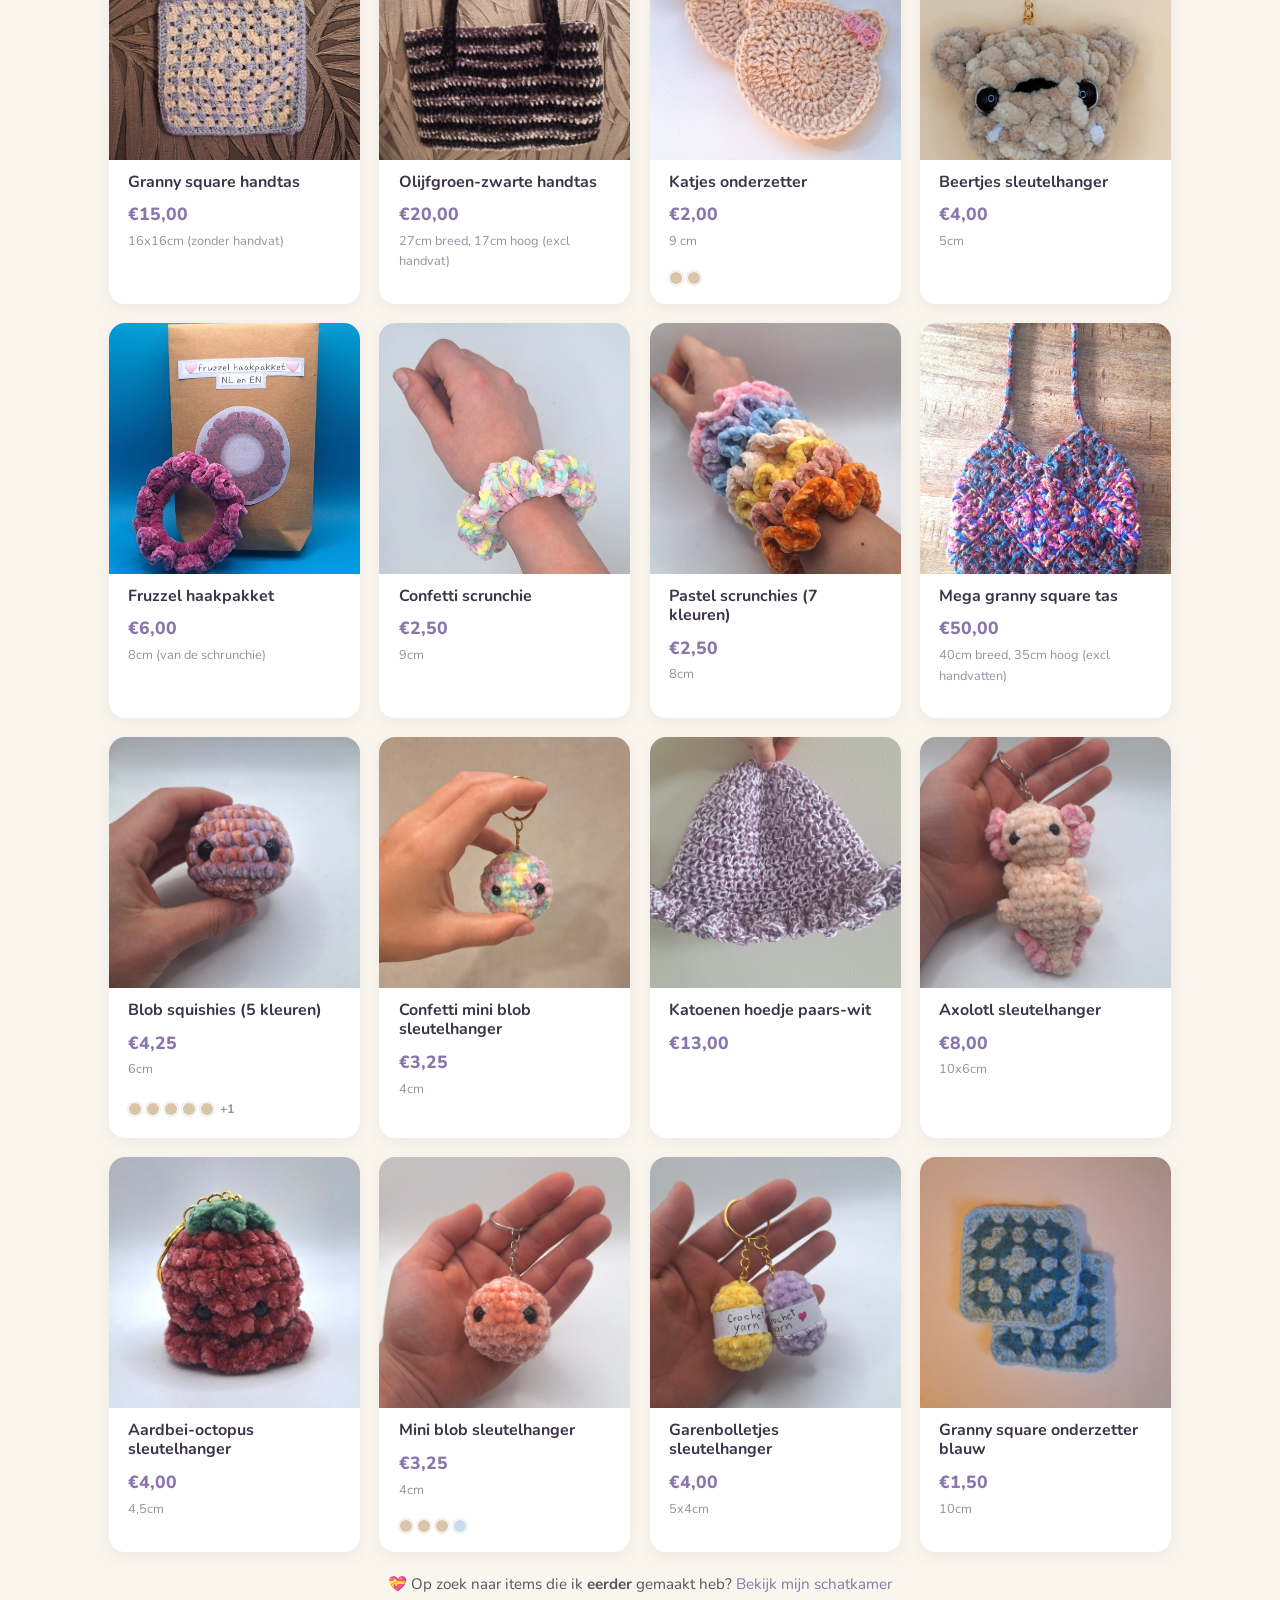
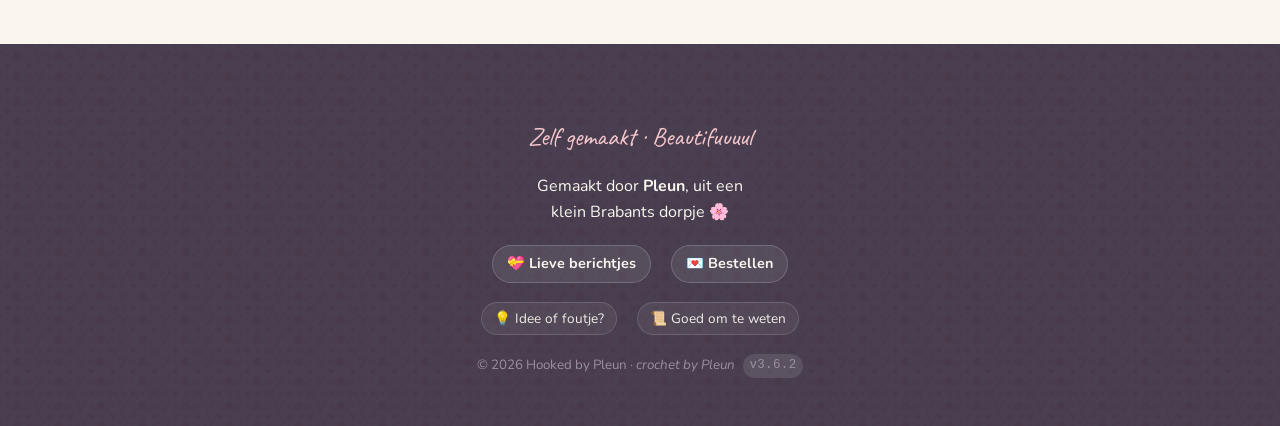
<file: galerij.html>
<!DOCTYPE html>
<html lang="nl">
<head>
  <meta charset="UTF-8">
  <meta name="viewport" content="width=device-width, initial-scale=1.0">
  <meta name="color-scheme" content="light">
  <meta name="theme-color" content="#B5A1D6">
  <title>Galerij · Hooked by Pleun</title>
  <meta name="description" content="Alle handgehaakte items van Pleun — diertjes, blobs, scrunchies, sleutelhangers en meer.">
  <link rel="icon" type="image/png" href="img/branding/app-icon.png?v=4">
  <link rel="apple-touch-icon" href="img/branding/app-icon.png?v=4">
  <link rel="manifest" href="manifest.json">
  <link rel="stylesheet" href="css/style.css?v=3.6.2">
  <link rel="preconnect" href="https://fonts.googleapis.com">
  <link rel="preconnect" href="https://fonts.gstatic.com" crossorigin>
  <link href="https://fonts.googleapis.com/css2?family=Nunito:wght@600;700;800&family=Caveat:wght@500;600;700&display=swap" rel="stylesheet">
</head>
<body>
  <div id="ptr-indicator"></div>
  <div id="update-banner"></div>

  <nav>
    <a href="index.html" class="logo"><img src="img/branding/app-icon.png?v=4" alt="" class="brand-icon"> Hooked by Pleun</a>
    <div class="links">
      <a href="index.html">Home</a>
      <a href="galerij.html" class="actief">Galerij</a>
      <a href="bestellen.html">Bestellen</a>
      <a href="over.html">Over</a>
      <a href="eerder.html"><span class="hide-mobile">💝 Eerder gemaakt</span><span class="only-mobile">💝 Eerder</span></a>
    </div>
    <button class="cart-btn" data-cart-open>🎁 <span class="cart-count empty">0</span></button>
  </nav>

  <header class="hero">
    <h1>🌸 Helemaal hooked?</h1>
    <p class="tagline">Bekijk alles — diertjes, scrunchies en meer</p>
    <p class="lede">Klik op een categorie om te filteren, en tap op een item voor de details en bestellen 💝 Ja… ze zijn écht verslavend.</p>
  </header>

  <section class="section">
    <div class="filter-balk" id="filter-balk"></div>
    <div class="sort-rij" id="sort-rij" style="display:none">
      <label class="sort-label" for="sort-select">Sorteer:</label>
      <select id="sort-select" class="sort-select">
        <option value="datum" selected>🕐 Nieuwste eerst</option>
        <option value="prijs-asc">💸 Prijs laag–hoog</option>
        <option value="prijs-desc">💎 Prijs hoog–laag</option>
      </select>
    </div>
    <div class="galerij-grid" id="galerij-grid">
      <p class="loading">Creaties laden... 🧶</p>
    </div>
    <p style="text-align:center; margin-top:var(--gap-md); font-size:0.95rem">
      💝 Op zoek naar items die ik <strong>eerder</strong> gemaakt heb? <a href="eerder.html">Bekijk mijn schatkamer</a>
    </p>
  </section>

  <!-- Verzameldoos modal -->
  <div class="cart-overlay" id="cart-overlay">
    <div class="cart-modal">
      <h2>🎁 Verzameldoos <button class="cart-close" aria-label="Sluiten">×</button></h2>
      <p style="color:var(--c-muted); font-size:0.9rem;">Verzamel meerdere items en bestel ze in één bericht — vanaf €25 is verzending gratis!</p>
      <ul class="cart-list" id="cart-list"></ul>
      <div class="cart-summary" id="cart-summary"></div>
      <div class="bestel-acties" id="cart-checkout">
        <button class="btn full" onclick="checkoutCart('pleun')">💬 Bestel via WhatsApp</button>
      </div>
    </div>
  </div>

  <footer>
    <p class="signature">Zelf gemaakt · Beautifuuuul</p>
    <p>Gemaakt door <strong>Pleun</strong>, uit een klein Brabants dorpje 🌸</p>
    <div class="links">
      <a href="reviews.html">💝 Lieve berichtjes</a>
      <a href="bestellen.html">💌 Bestellen</a>
    </div>
    <div class="extra-links">
      <a onclick="openIdeeenbus(); return false;" href="#">💡 Idee of foutje?</a>
      <a onclick="openDisclaimer(); return false;" href="#">📜 Goed om te weten</a>
    </div>
    <small>© 2026 Hooked by Pleun · <em>crochet by Pleun</em> <span class="version-tag">v3.6.2</span></small>
  </footer>

  <script src="js/config.js?v=3.6.2"></script>
  <script src="js/cart.js?v=3.6.2"></script>
  <script src="js/postcode.js?v=3.6.2"></script>
  <script src="js/app.js?v=3.6.2"></script>
  <script src="js/modals.js?v=3.6.2"></script>
  <script src="js/sw-register.js?v=3.6.2"></script>
  <script src="js/tracker.js?v=3.6.2"></script>
  <noscript><img src="https://crochet-by-pleun.thegaveryahoo.workers.dev/px.gif?t=pageview&p=/galerij.html" alt="" width="1" height="1" style="position:absolute;left:-9999px;opacity:0"></noscript>
</body>
</html>
</file>
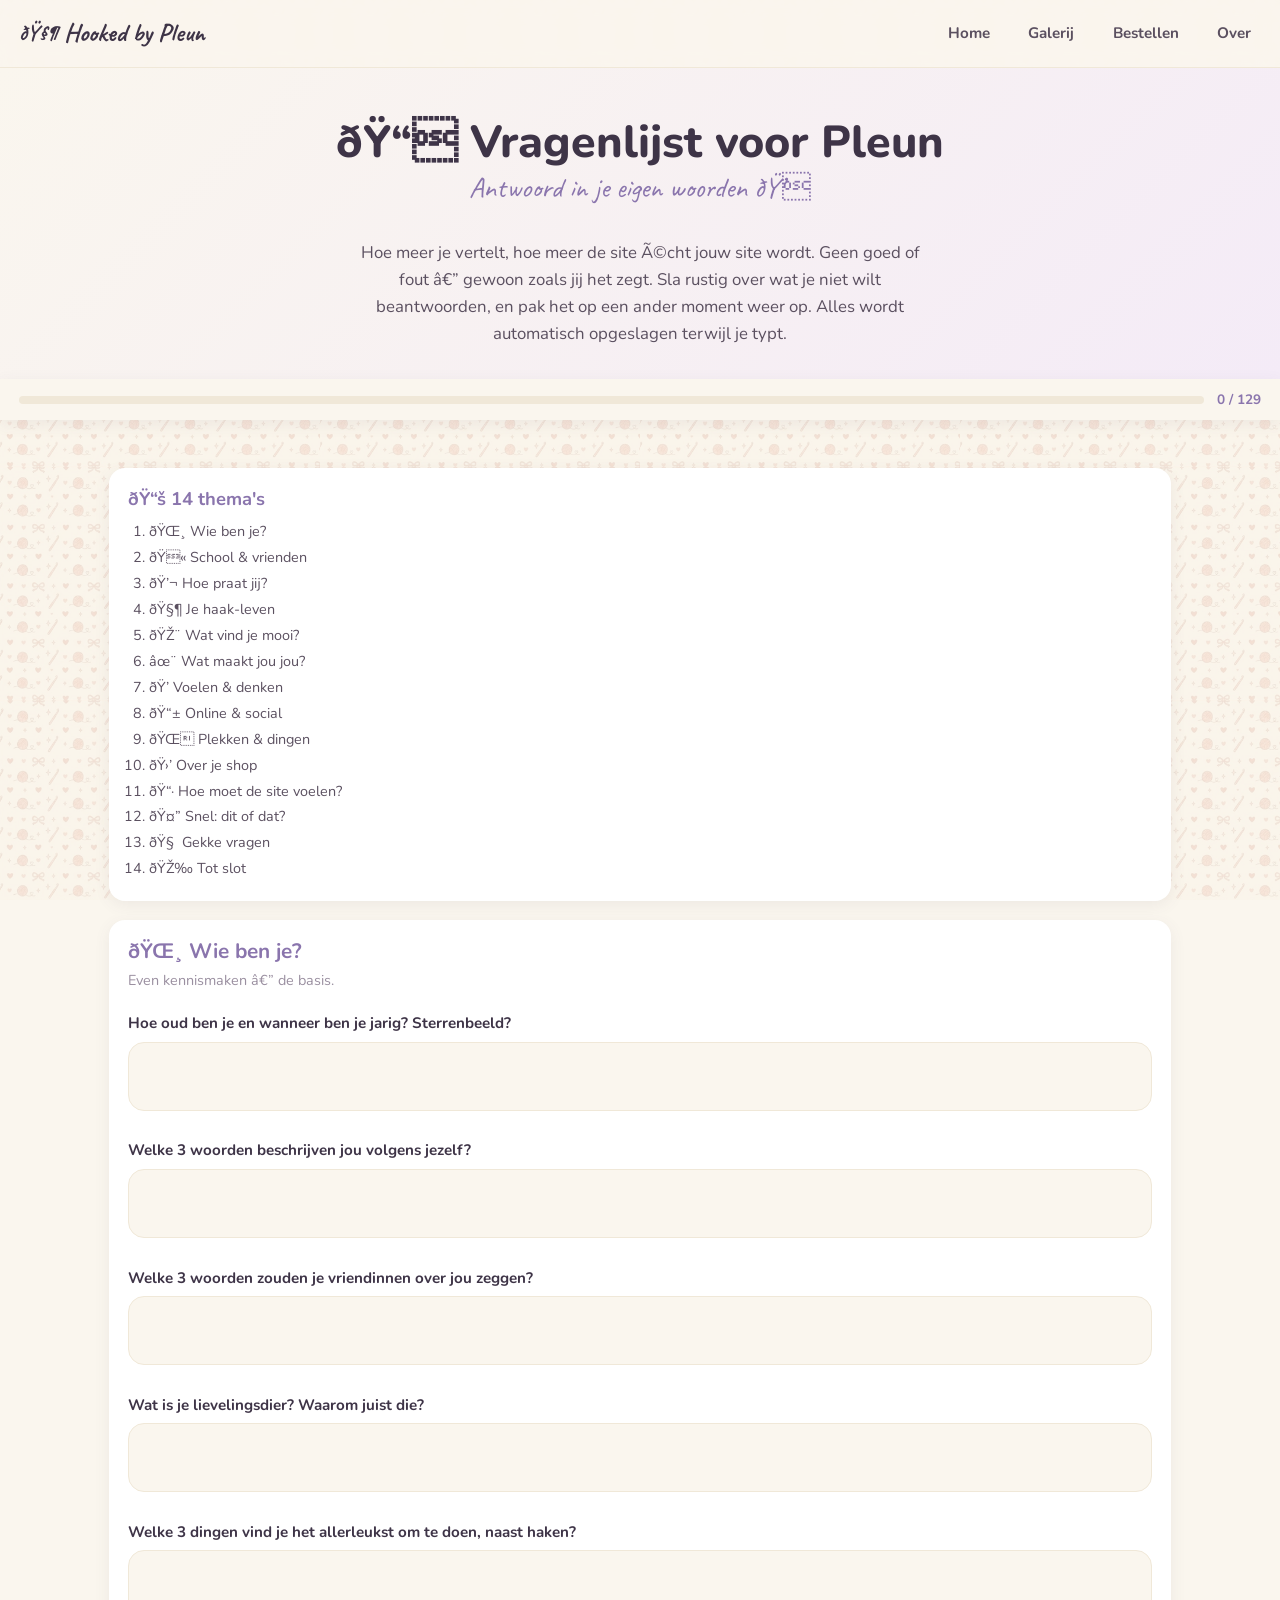
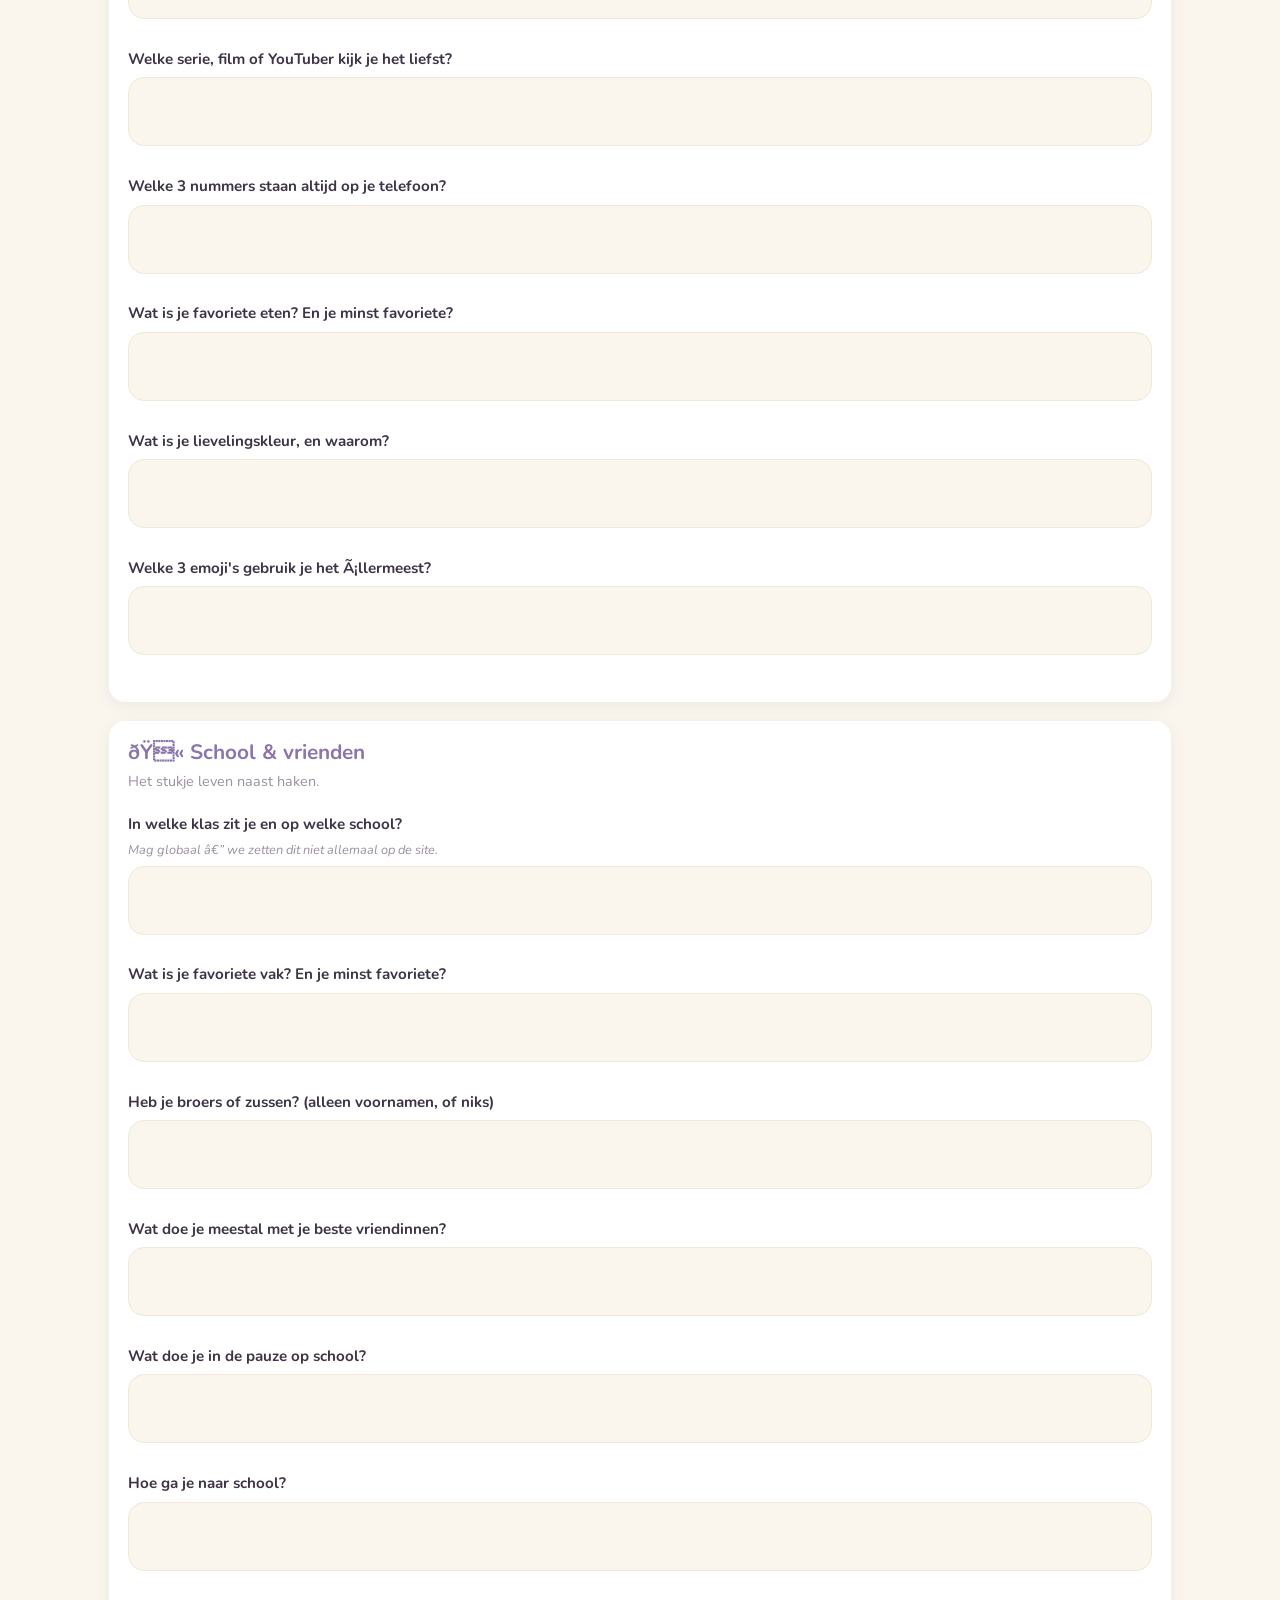
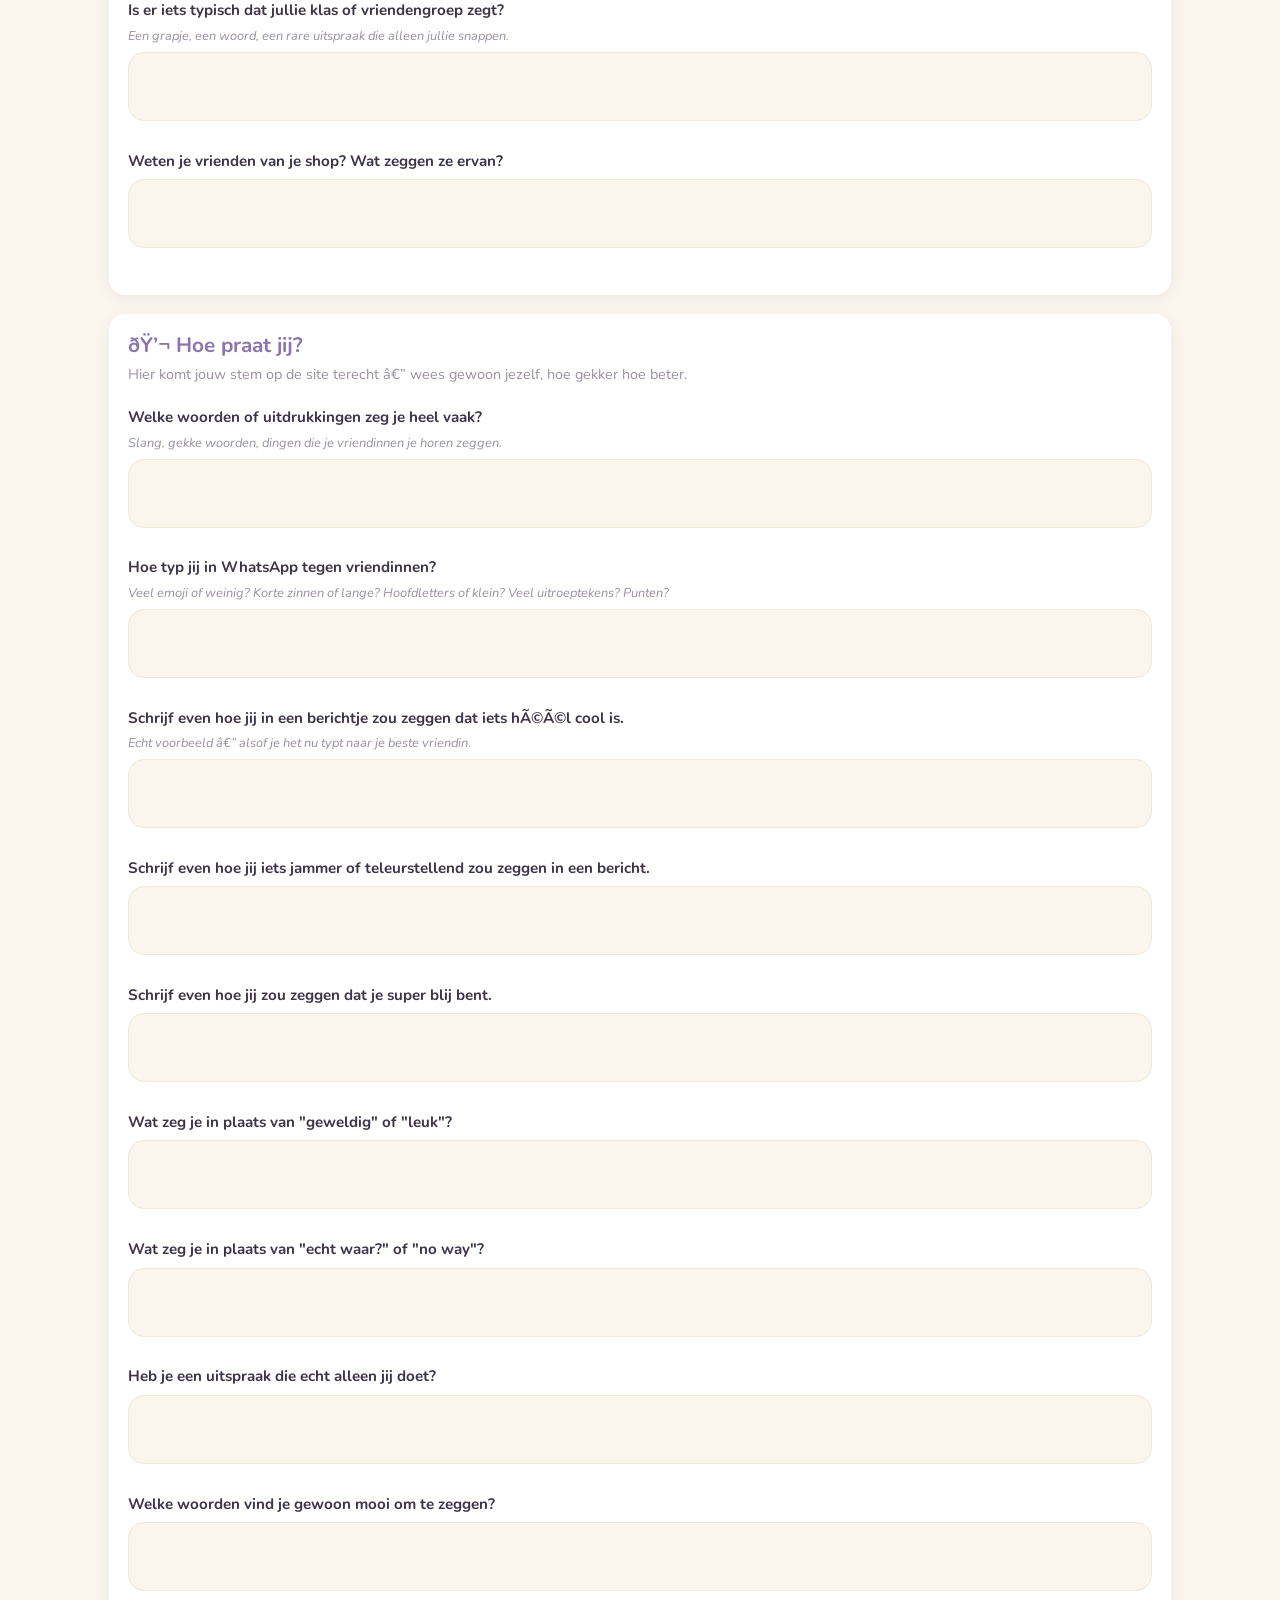
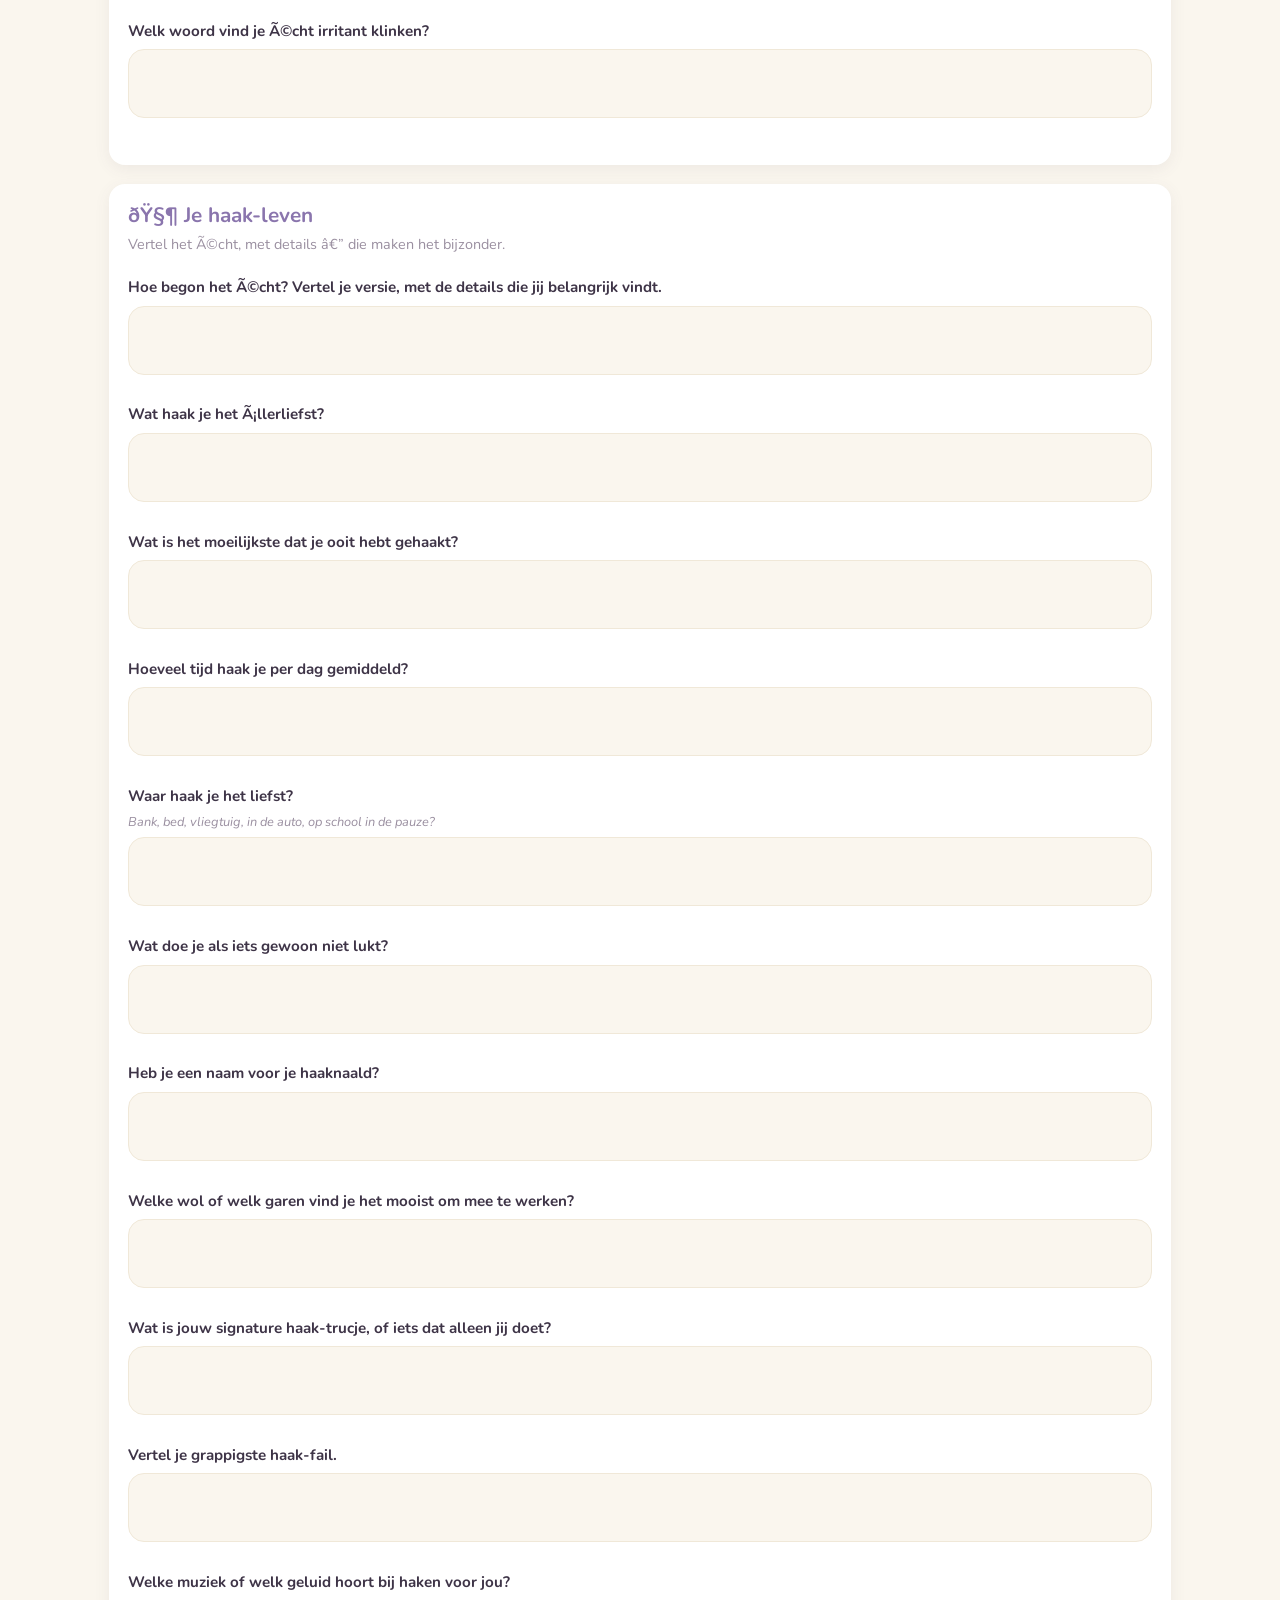
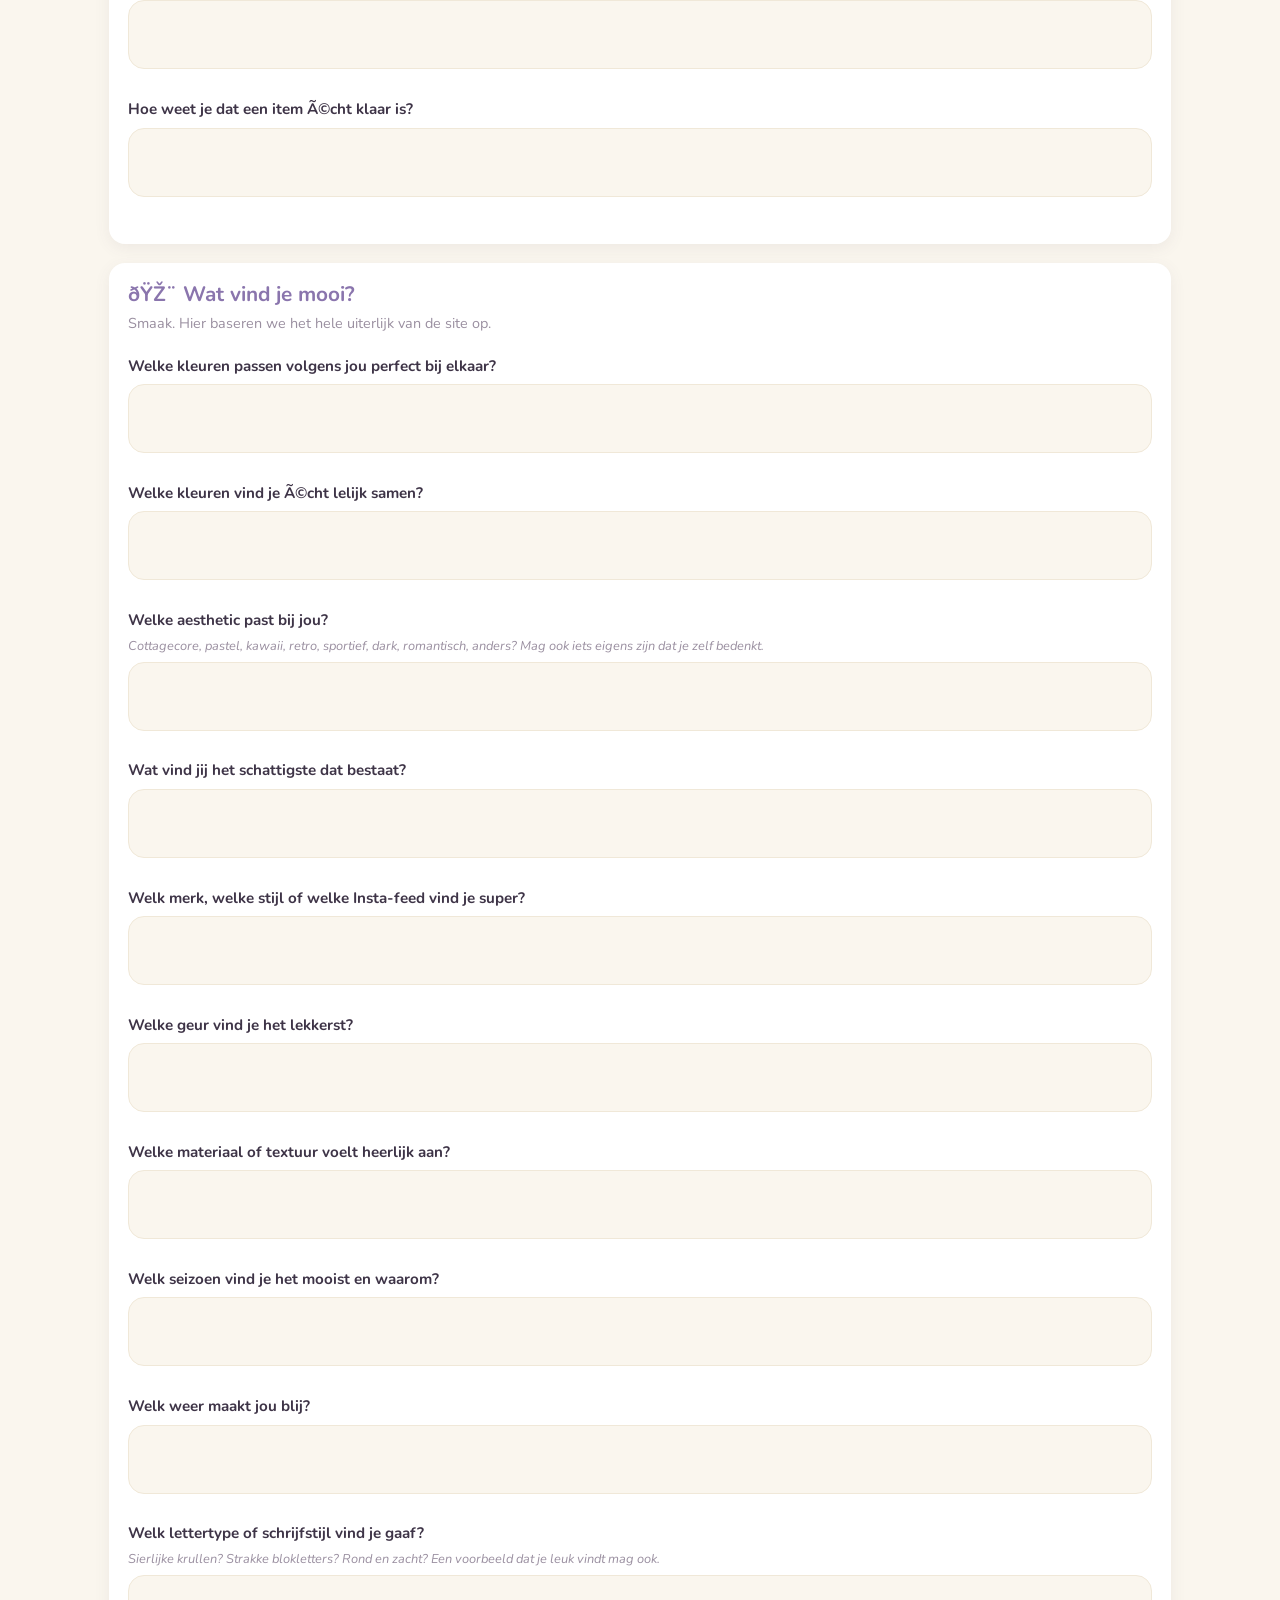
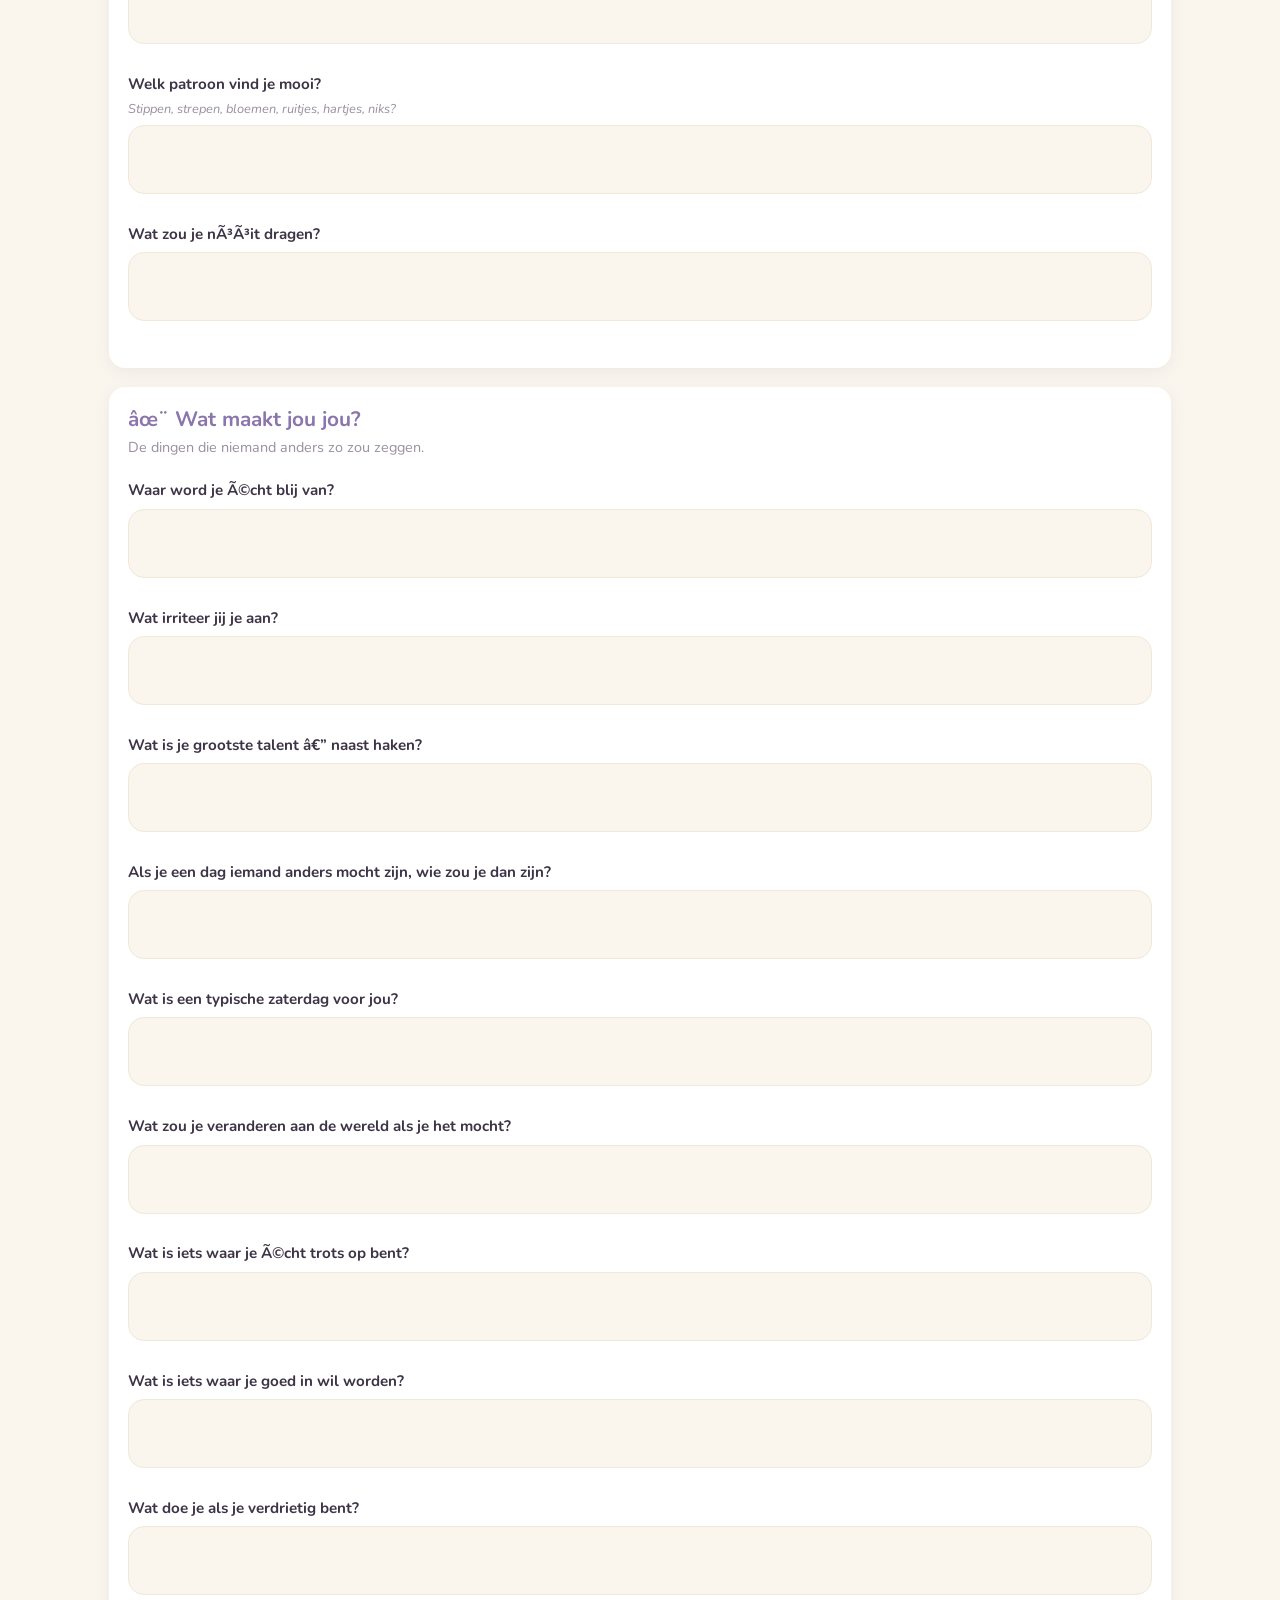
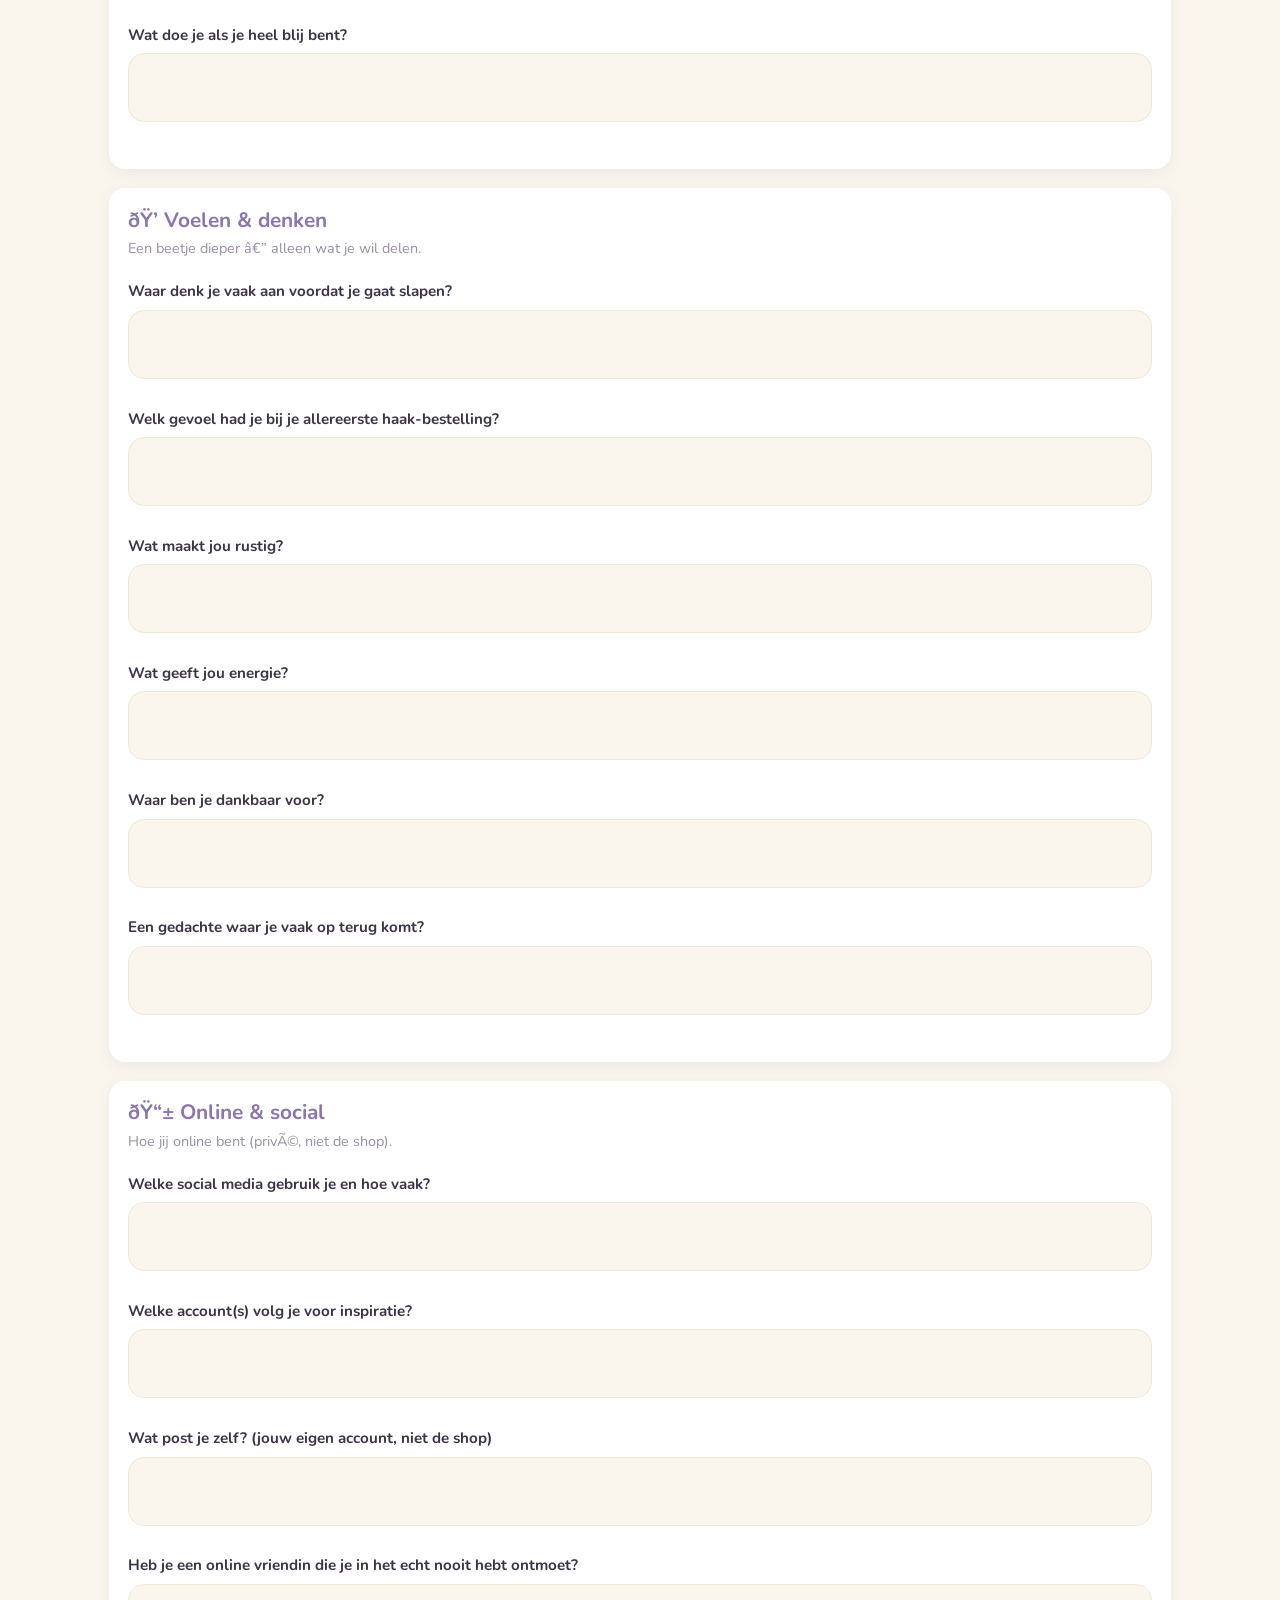
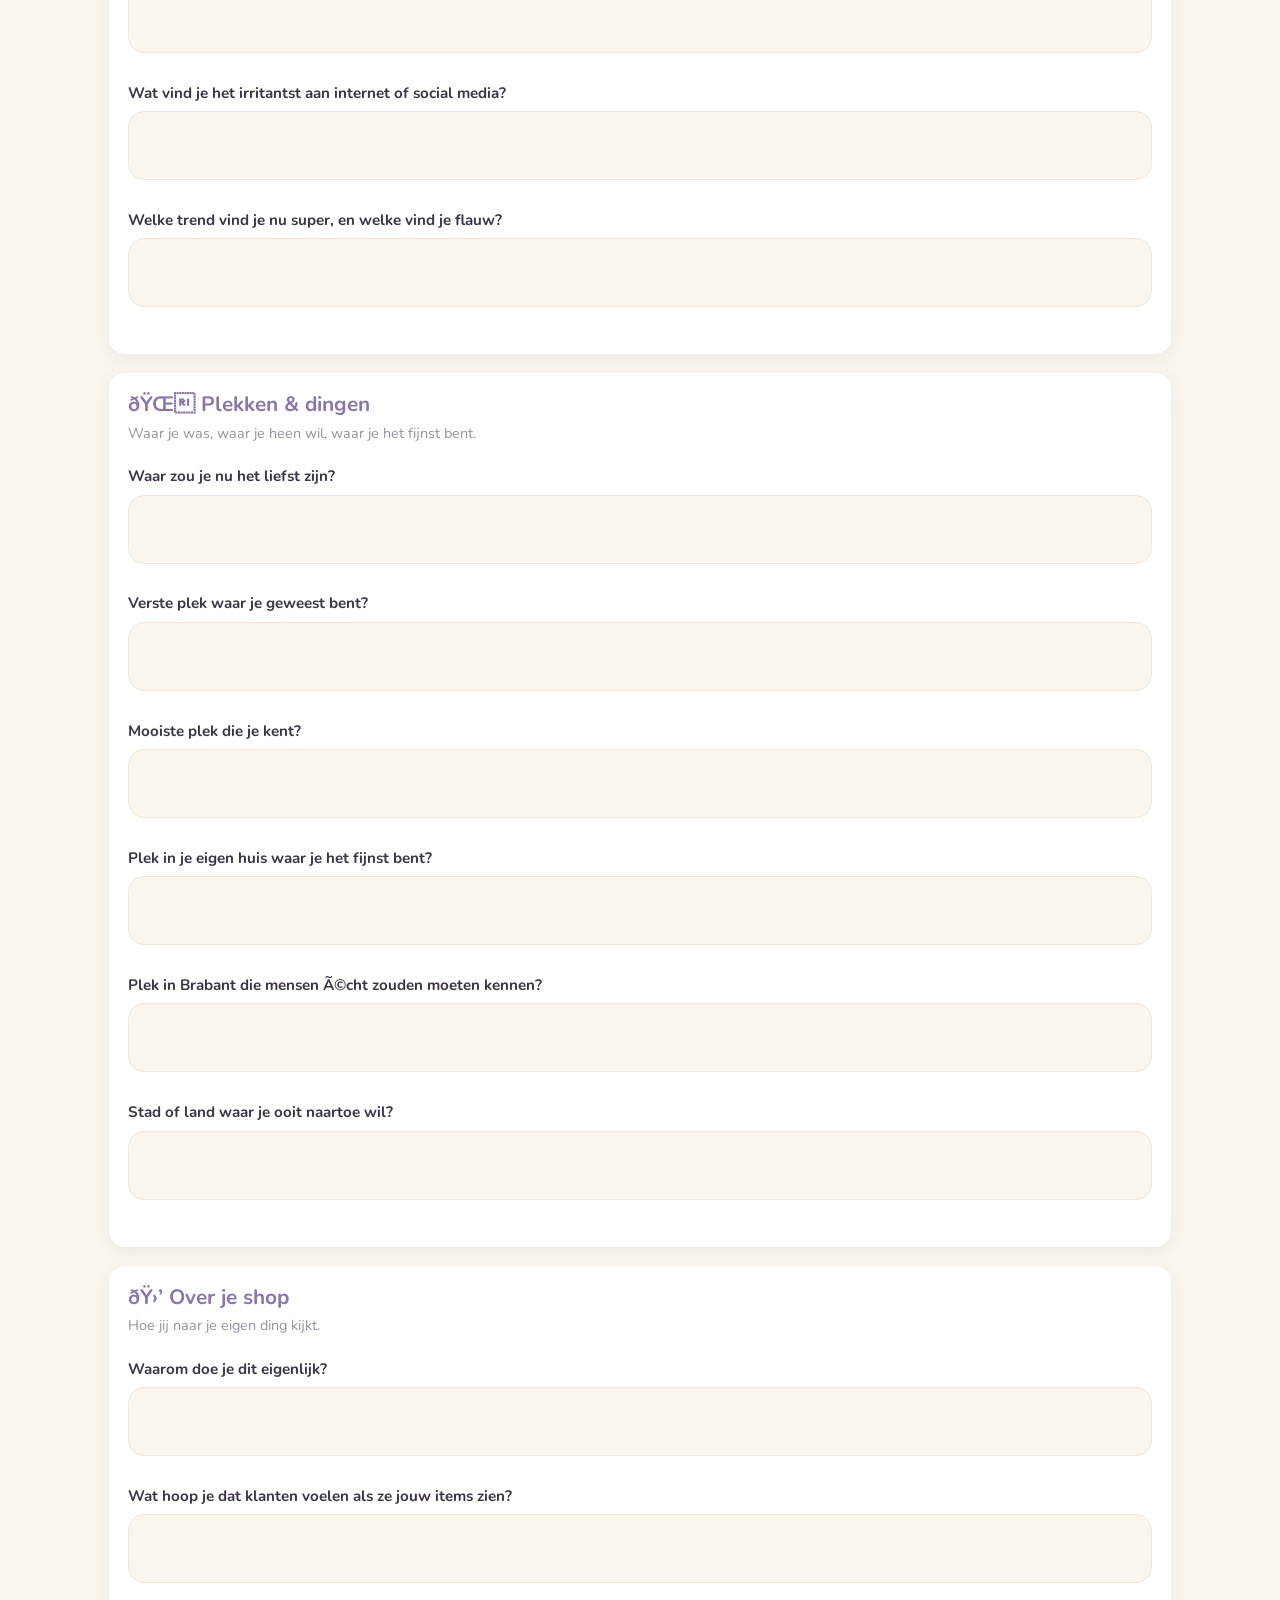
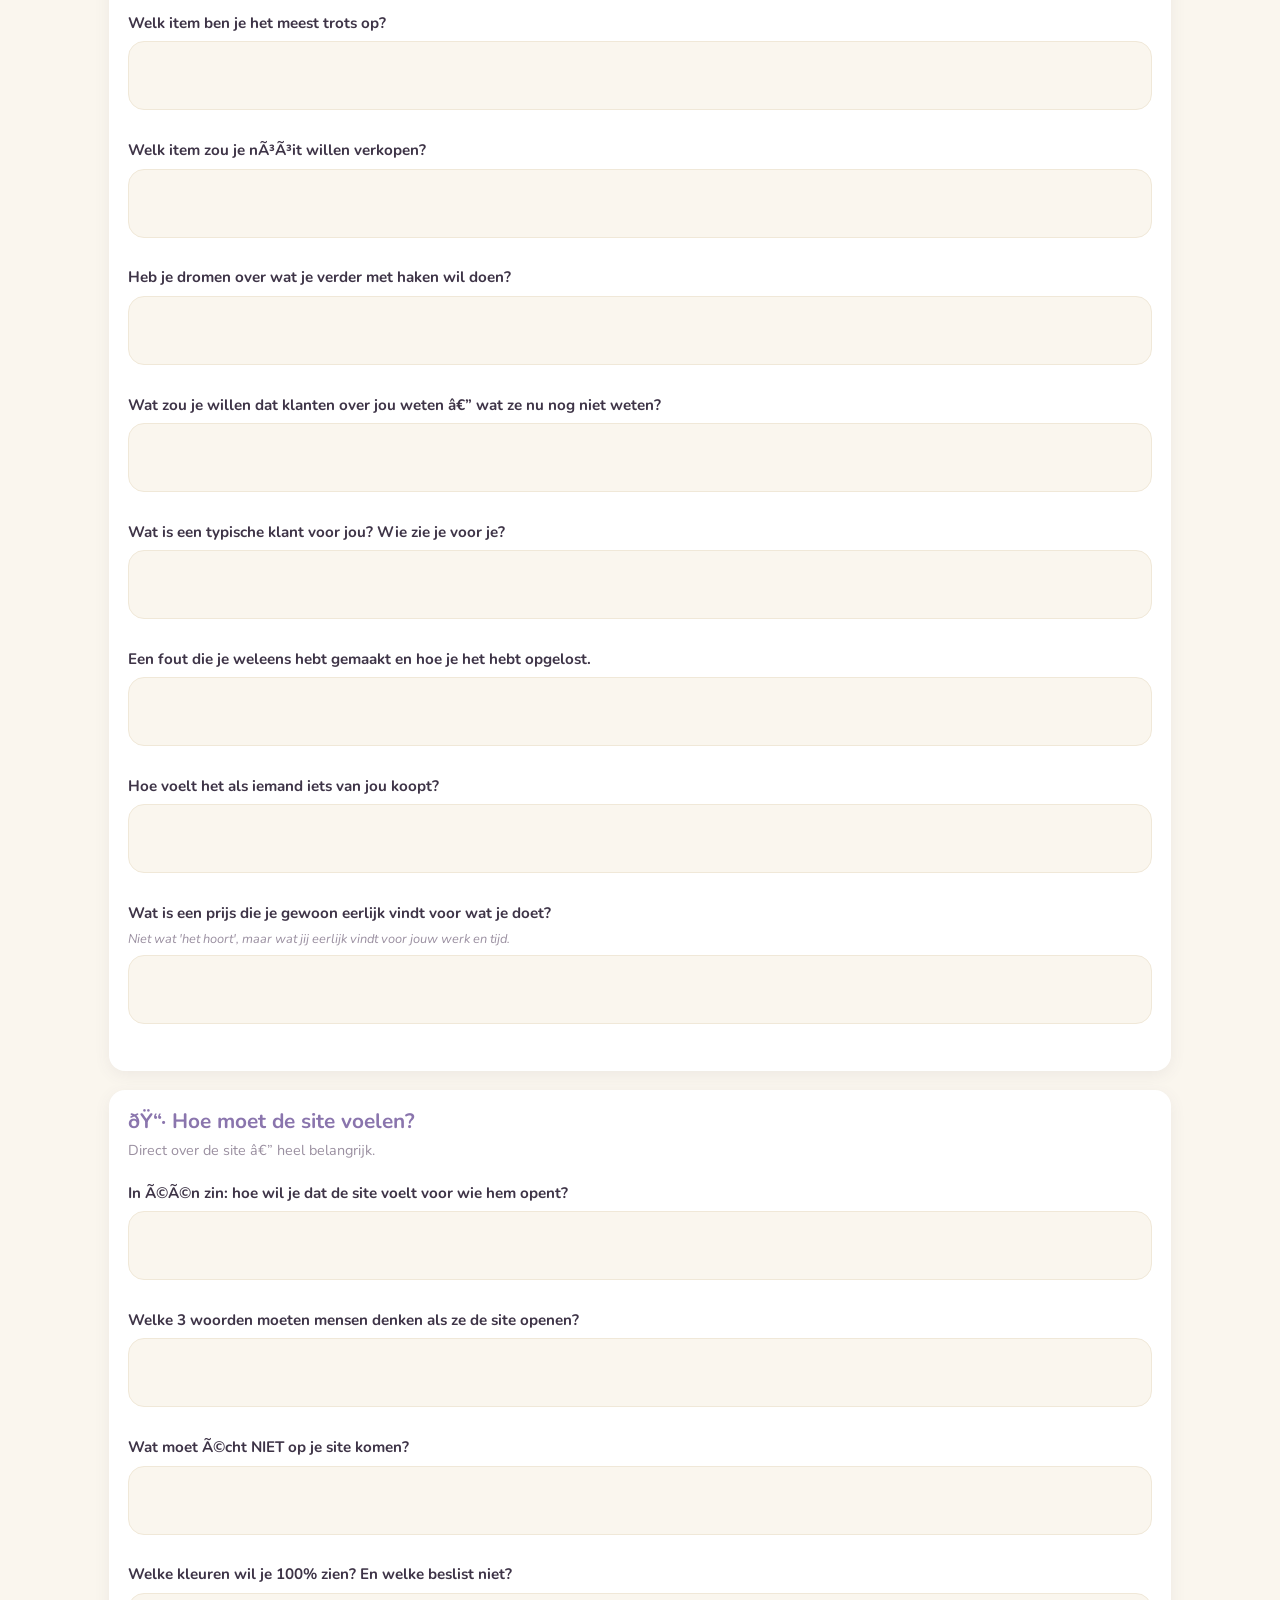
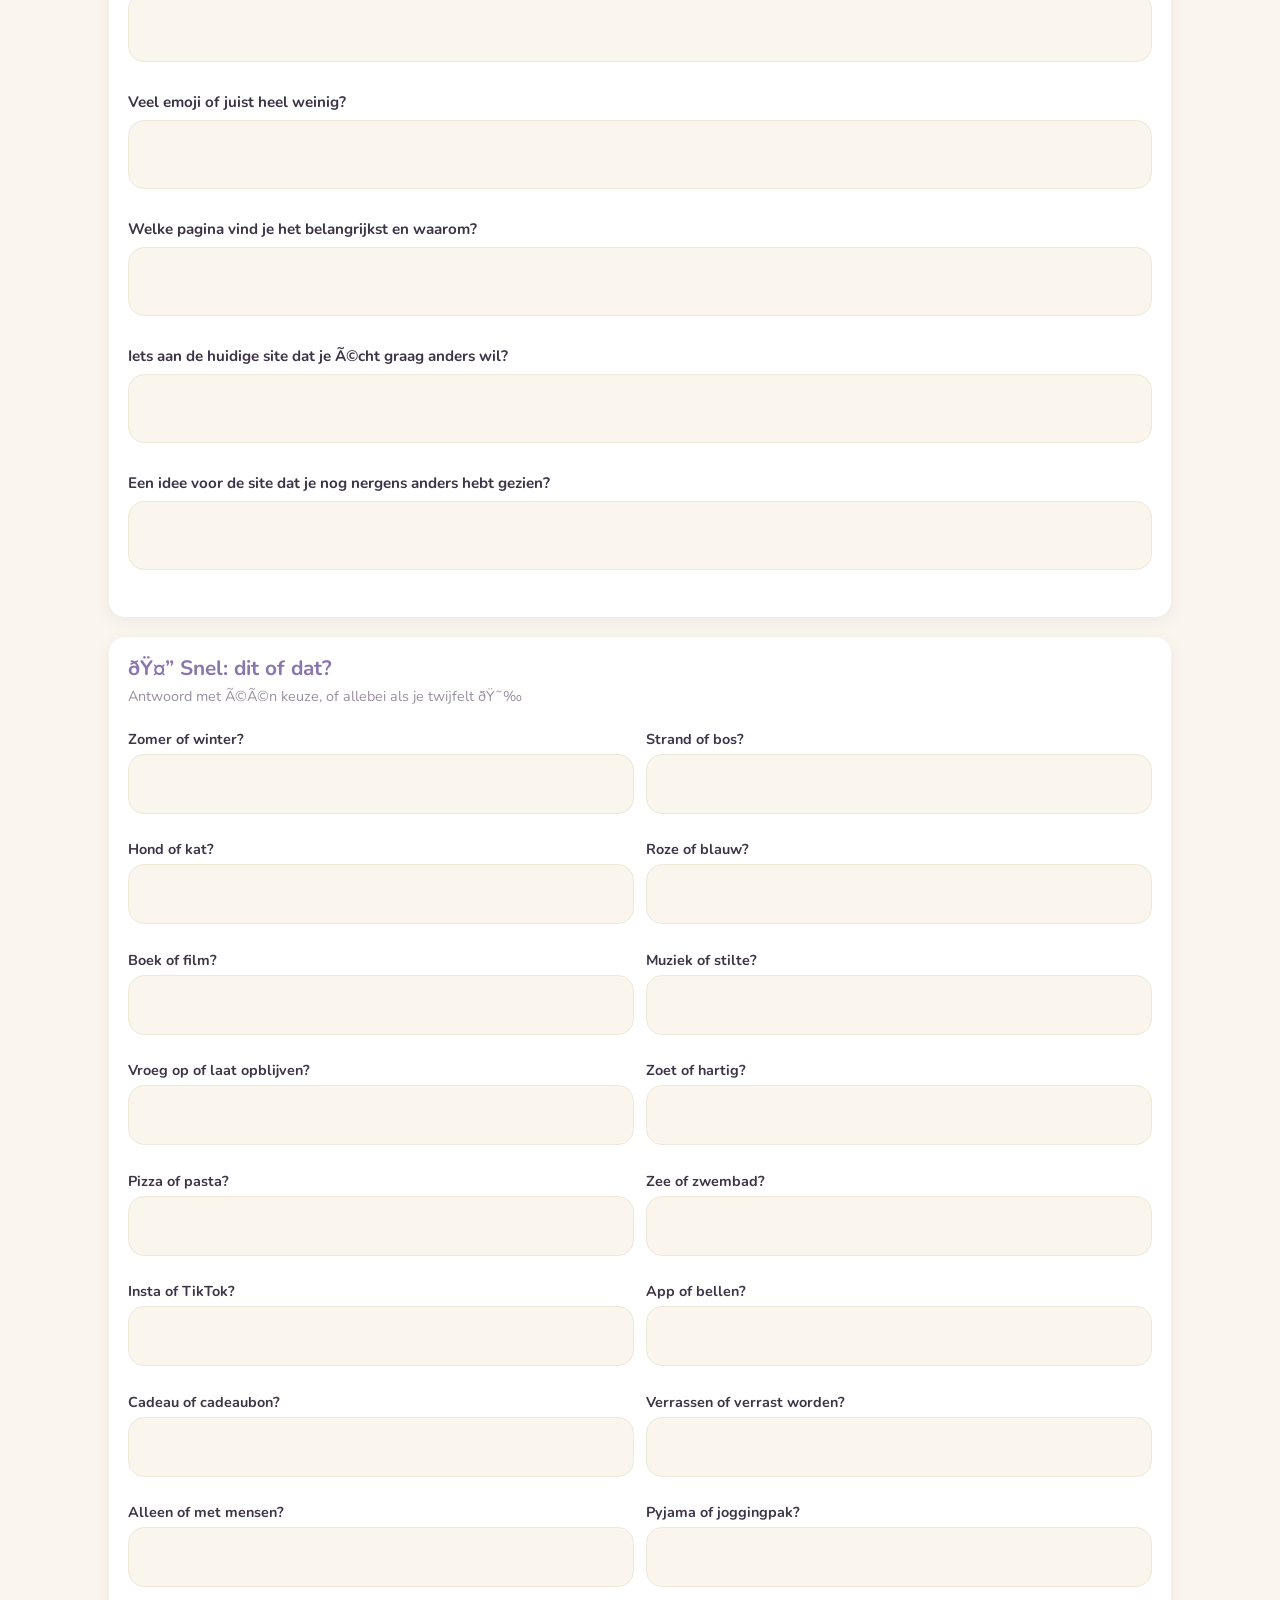
<file: interview.html>
<!DOCTYPE html>
<html lang="nl">
<head>
  <meta charset="UTF-8">
  <meta name="viewport" content="width=device-width, initial-scale=1.0">
  <meta name="color-scheme" content="light">
  <meta name="theme-color" content="#B5A1D6">
  <meta name="robots" content="noindex">
  <title>Vragenlijst voor Pleun Â· Hooked by Pleun</title>
  <link rel="icon" href="data:image/svg+xml,%3Csvg xmlns='http://www.w3.org/2000/svg' viewBox='0 0 100 100'%3E%3Ctext y='.9em' font-size='90'%3EðŸ“%3C/text%3E%3C/svg%3E">
  <link rel="stylesheet" href="css/style.css">
  <link rel="preconnect" href="https://fonts.googleapis.com">
  <link rel="preconnect" href="https://fonts.gstatic.com" crossorigin>
  <link href="https://fonts.googleapis.com/css2?family=Nunito:wght@600;700;800&family=Caveat:wght@500;600;700&display=swap" rel="stylesheet">
  <style>
    .iv-progress {
      position: sticky; top: 64px; z-index: 50;
      background: var(--c-cream);
      padding: 0.6em var(--content-pad);
      box-shadow: var(--shadow-soft);
      display: flex; align-items: center; gap: 0.8em;
      margin-bottom: var(--gap-md);
    }
    .iv-bar { flex: 1; height: 8px; background: var(--c-cream-dark); border-radius: 99px; overflow: hidden; }
    .iv-bar-fill {
      height: 100%; width: 0%;
      background: linear-gradient(90deg, var(--c-lavender), var(--c-pink));
      transition: width 0.3s ease;
    }
    .iv-progress-text { font-weight: 700; font-size: 0.85rem; color: var(--c-lavender-dark); white-space: nowrap; }

    .iv-toc {
      background: white; border-radius: var(--r-md);
      padding: var(--gap-md); margin-bottom: var(--gap-md);
      box-shadow: var(--shadow-soft);
      font-size: 0.9rem;
    }
    .iv-toc h3 { margin-top: 0; color: var(--c-lavender-dark); }
    .iv-toc ol { padding-left: 1.4em; margin: 0; }
    .iv-toc a { color: var(--c-text); display: block; padding: 0.1em 0; }

    .iv-section {
      background: white; border-radius: var(--r-md);
      padding: var(--gap-md); margin-bottom: var(--gap-md);
      box-shadow: var(--shadow-soft);
      scroll-margin-top: 120px;
    }
    .iv-section h2 { color: var(--c-lavender-dark); font-size: 1.3rem; margin: 0 0 0.5em; }
    .iv-section .iv-section-hint { font-size: 0.9rem; color: var(--c-muted); margin: -0.4em 0 var(--gap-md); }

    .iv-question { margin-bottom: var(--gap-md); }
    .iv-question label {
      display: block; font-weight: 700; color: var(--c-ink); margin-bottom: 0.4em; font-size: 0.95rem;
    }
    .iv-question .iv-hint { font-size: 0.8rem; color: var(--c-muted); margin: -0.2em 0 0.4em; font-style: italic; }
    .iv-question textarea {
      width: 100%;
      border: 1.5px solid var(--c-cream-dark);
      border-radius: var(--r-md);
      padding: 0.7em 0.9em;
      font-family: inherit;
      font-size: 0.95rem;
      line-height: 1.5;
      background: var(--c-cream);
      color: var(--c-ink);
      resize: none;
      overflow: hidden;
      box-sizing: border-box;
      transition: border-color 0.15s;
      min-height: 2.5em;
    }
    .iv-question textarea:focus { outline: none; border-color: var(--c-lavender); background: white; }
    .iv-question textarea.heeft-antwoord { border-color: var(--c-pink); background: #FFF8F9; }

    /* Compacte dit-of-dat */
    .iv-quick { display: grid; grid-template-columns: 1fr 1fr; gap: 0.5em var(--gap-sm); }
    .iv-quick .iv-question { margin-bottom: 0.5em; }
    .iv-quick label { font-size: 0.9rem; margin-bottom: 0.2em; }
    .iv-quick textarea { min-height: 2.2em; padding: 0.4em 0.7em; }

    .iv-submit-box {
      background: linear-gradient(135deg, #f4ebf7, var(--c-cream));
      border-radius: var(--r-md); padding: var(--gap-lg);
      text-align: center; margin: var(--gap-lg) 0;
      border: 2px dashed var(--c-lavender);
    }
    .iv-submit-box h3 { color: var(--c-lavender-dark); margin-top: 0; }

    @media (max-width: 480px) {
      .iv-quick { grid-template-columns: 1fr; }
    }
  </style>
</head>
<body>
  <div id="ptr-indicator"></div>
  <div id="update-banner"></div>

  <nav>
    <a href="index.html" class="logo"><span class="icon">ðŸ§¶</span> Hooked by Pleun</a>
    <div class="links">
      <a href="index.html">Home</a>
      <a href="galerij.html">Galerij</a>
      <a href="bestellen.html">Bestellen</a>
      <a href="over.html">Over</a>
    </div>
  </nav>

  <header class="hero">
    <h1>ðŸ“ Vragenlijst voor Pleun</h1>
    <p class="tagline">Antwoord in je eigen woorden ðŸ’</p>
    <p class="lede">Hoe meer je vertelt, hoe meer de site Ã©cht jouw site wordt. Geen goed of fout â€” gewoon zoals jij het zegt. Sla rustig over wat je niet wilt beantwoorden, en pak het op een ander moment weer op. Alles wordt automatisch opgeslagen terwijl je typt.</p>
  </header>

  <div class="iv-progress">
    <div class="iv-bar"><div class="iv-bar-fill" id="iv-fill"></div></div>
    <span class="iv-progress-text" id="iv-count">0 / 0</span>
  </div>

  <section class="section">

    <div class="iv-toc">
      <h3>ðŸ“š 14 thema's</h3>
      <ol>
        <li><a href="#s1">ðŸŒ¸ Wie ben je?</a></li>
        <li><a href="#s2">ðŸ« School & vrienden</a></li>
        <li><a href="#s3">ðŸ’¬ Hoe praat jij?</a></li>
        <li><a href="#s4">ðŸ§¶ Je haak-leven</a></li>
        <li><a href="#s5">ðŸŽ¨ Wat vind je mooi?</a></li>
        <li><a href="#s6">âœ¨ Wat maakt jou jou?</a></li>
        <li><a href="#s7">ðŸ’­ Voelen & denken</a></li>
        <li><a href="#s8">ðŸ“± Online & social</a></li>
        <li><a href="#s9">ðŸŒ Plekken & dingen</a></li>
        <li><a href="#s10">ðŸ›’ Over je shop</a></li>
        <li><a href="#s11">ðŸ“· Hoe moet de site voelen?</a></li>
        <li><a href="#s12">ðŸ¤” Snel: dit of dat?</a></li>
        <li><a href="#s13">ðŸ§  Gekke vragen</a></li>
        <li><a href="#s14">ðŸŽ‰ Tot slot</a></li>
      </ol>
    </div>

    <!-- 1 -->
    <div class="iv-section" id="s1">
      <h2>ðŸŒ¸ Wie ben je?</h2>
      <p class="iv-section-hint">Even kennismaken â€” de basis.</p>

      <div class="iv-question"><label>Hoe oud ben je en wanneer ben je jarig? Sterrenbeeld?</label>
        <textarea data-q="leeftijd"></textarea></div>

      <div class="iv-question"><label>Welke 3 woorden beschrijven jou volgens jezelf?</label>
        <textarea data-q="3-woorden-zelf"></textarea></div>

      <div class="iv-question"><label>Welke 3 woorden zouden je vriendinnen over jou zeggen?</label>
        <textarea data-q="3-woorden-vriendinnen"></textarea></div>

      <div class="iv-question"><label>Wat is je lievelingsdier? Waarom juist die?</label>
        <textarea data-q="lievelingsdier"></textarea></div>

      <div class="iv-question"><label>Welke 3 dingen vind je het allerleukst om te doen, naast haken?</label>
        <textarea data-q="hobbies"></textarea></div>

      <div class="iv-question"><label>Welke serie, film of YouTuber kijk je het liefst?</label>
        <textarea data-q="kijken"></textarea></div>

      <div class="iv-question"><label>Welke 3 nummers staan altijd op je telefoon?</label>
        <textarea data-q="muziek"></textarea></div>

      <div class="iv-question"><label>Wat is je favoriete eten? En je minst favoriete?</label>
        <textarea data-q="eten"></textarea></div>

      <div class="iv-question"><label>Wat is je lievelingskleur, en waarom?</label>
        <textarea data-q="kleur"></textarea></div>

      <div class="iv-question"><label>Welke 3 emoji's gebruik je het Ã¡llermeest?</label>
        <textarea data-q="emojis"></textarea></div>
    </div>

    <!-- 2 -->
    <div class="iv-section" id="s2">
      <h2>ðŸ« School & vrienden</h2>
      <p class="iv-section-hint">Het stukje leven naast haken.</p>

      <div class="iv-question"><label>In welke klas zit je en op welke school?</label>
        <p class="iv-hint">Mag globaal â€” we zetten dit niet allemaal op de site.</p>
        <textarea data-q="school"></textarea></div>

      <div class="iv-question"><label>Wat is je favoriete vak? En je minst favoriete?</label>
        <textarea data-q="vakken"></textarea></div>

      <div class="iv-question"><label>Heb je broers of zussen? (alleen voornamen, of niks)</label>
        <textarea data-q="gezin"></textarea></div>

      <div class="iv-question"><label>Wat doe je meestal met je beste vriendinnen?</label>
        <textarea data-q="vriendinnen"></textarea></div>

      <div class="iv-question"><label>Wat doe je in de pauze op school?</label>
        <textarea data-q="pauze"></textarea></div>

      <div class="iv-question"><label>Hoe ga je naar school?</label>
        <textarea data-q="reizen-school"></textarea></div>

      <div class="iv-question"><label>Is er iets typisch dat jullie klas of vriendengroep zegt?</label>
        <p class="iv-hint">Een grapje, een woord, een rare uitspraak die alleen jullie snappen.</p>
        <textarea data-q="klas-uitspraak"></textarea></div>

      <div class="iv-question"><label>Weten je vrienden van je shop? Wat zeggen ze ervan?</label>
        <textarea data-q="vrienden-shop"></textarea></div>
    </div>

    <!-- 3 -->
    <div class="iv-section" id="s3">
      <h2>ðŸ’¬ Hoe praat jij?</h2>
      <p class="iv-section-hint">Hier komt jouw stem op de site terecht â€” wees gewoon jezelf, hoe gekker hoe beter.</p>

      <div class="iv-question"><label>Welke woorden of uitdrukkingen zeg je heel vaak?</label>
        <p class="iv-hint">Slang, gekke woorden, dingen die je vriendinnen je horen zeggen.</p>
        <textarea data-q="slang"></textarea></div>

      <div class="iv-question"><label>Hoe typ jij in WhatsApp tegen vriendinnen?</label>
        <p class="iv-hint">Veel emoji of weinig? Korte zinnen of lange? Hoofdletters of klein? Veel uitroeptekens? Punten?</p>
        <textarea data-q="typ-stijl"></textarea></div>

      <div class="iv-question"><label>Schrijf even hoe jij in een berichtje zou zeggen dat iets hÃ©Ã©l cool is.</label>
        <p class="iv-hint">Echt voorbeeld â€” alsof je het nu typt naar je beste vriendin.</p>
        <textarea data-q="berichtje-cool"></textarea></div>

      <div class="iv-question"><label>Schrijf even hoe jij iets jammer of teleurstellend zou zeggen in een bericht.</label>
        <textarea data-q="berichtje-jammer"></textarea></div>

      <div class="iv-question"><label>Schrijf even hoe jij zou zeggen dat je super blij bent.</label>
        <textarea data-q="berichtje-blij"></textarea></div>

      <div class="iv-question"><label>Wat zeg je in plaats van "geweldig" of "leuk"?</label>
        <textarea data-q="alternatieven-leuk"></textarea></div>

      <div class="iv-question"><label>Wat zeg je in plaats van "echt waar?" of "no way"?</label>
        <textarea data-q="alternatieven-waar"></textarea></div>

      <div class="iv-question"><label>Heb je een uitspraak die echt alleen jij doet?</label>
        <textarea data-q="eigen-uitspraak"></textarea></div>

      <div class="iv-question"><label>Welke woorden vind je gewoon mooi om te zeggen?</label>
        <textarea data-q="mooie-woorden"></textarea></div>

      <div class="iv-question"><label>Welk woord vind je Ã©cht irritant klinken?</label>
        <textarea data-q="irritant-woord"></textarea></div>
    </div>

    <!-- 4 -->
    <div class="iv-section" id="s4">
      <h2>ðŸ§¶ Je haak-leven</h2>
      <p class="iv-section-hint">Vertel het Ã©cht, met details â€” die maken het bijzonder.</p>

      <div class="iv-question"><label>Hoe begon het Ã©cht? Vertel je versie, met de details die jij belangrijk vindt.</label>
        <textarea data-q="begin-verhaal"></textarea></div>

      <div class="iv-question"><label>Wat haak je het Ã¡llerliefst?</label>
        <textarea data-q="favoriet-haken"></textarea></div>

      <div class="iv-question"><label>Wat is het moeilijkste dat je ooit hebt gehaakt?</label>
        <textarea data-q="moeilijkste"></textarea></div>

      <div class="iv-question"><label>Hoeveel tijd haak je per dag gemiddeld?</label>
        <textarea data-q="hoeveel-tijd"></textarea></div>

      <div class="iv-question"><label>Waar haak je het liefst?</label>
        <p class="iv-hint">Bank, bed, vliegtuig, in de auto, op school in de pauze?</p>
        <textarea data-q="waar-haken"></textarea></div>

      <div class="iv-question"><label>Wat doe je als iets gewoon niet lukt?</label>
        <textarea data-q="niet-lukt"></textarea></div>

      <div class="iv-question"><label>Heb je een naam voor je haaknaald?</label>
        <textarea data-q="haaknaald-naam"></textarea></div>

      <div class="iv-question"><label>Welke wol of welk garen vind je het mooist om mee te werken?</label>
        <textarea data-q="wol"></textarea></div>

      <div class="iv-question"><label>Wat is jouw signature haak-trucje, of iets dat alleen jij doet?</label>
        <textarea data-q="signature-trucje"></textarea></div>

      <div class="iv-question"><label>Vertel je grappigste haak-fail.</label>
        <textarea data-q="haak-fail"></textarea></div>

      <div class="iv-question"><label>Welke muziek of welk geluid hoort bij haken voor jou?</label>
        <textarea data-q="haak-muziek"></textarea></div>

      <div class="iv-question"><label>Hoe weet je dat een item Ã©cht klaar is?</label>
        <textarea data-q="klaar-weten"></textarea></div>
    </div>

    <!-- 5 -->
    <div class="iv-section" id="s5">
      <h2>ðŸŽ¨ Wat vind je mooi?</h2>
      <p class="iv-section-hint">Smaak. Hier baseren we het hele uiterlijk van de site op.</p>

      <div class="iv-question"><label>Welke kleuren passen volgens jou perfect bij elkaar?</label>
        <textarea data-q="kleur-combos"></textarea></div>

      <div class="iv-question"><label>Welke kleuren vind je Ã©cht lelijk samen?</label>
        <textarea data-q="kleur-niet"></textarea></div>

      <div class="iv-question"><label>Welke aesthetic past bij jou?</label>
        <p class="iv-hint">Cottagecore, pastel, kawaii, retro, sportief, dark, romantisch, anders? Mag ook iets eigens zijn dat je zelf bedenkt.</p>
        <textarea data-q="aesthetic"></textarea></div>

      <div class="iv-question"><label>Wat vind jij het schattigste dat bestaat?</label>
        <textarea data-q="schattig"></textarea></div>

      <div class="iv-question"><label>Welk merk, welke stijl of welke Insta-feed vind je super?</label>
        <textarea data-q="inspiratie"></textarea></div>

      <div class="iv-question"><label>Welke geur vind je het lekkerst?</label>
        <textarea data-q="geur"></textarea></div>

      <div class="iv-question"><label>Welke materiaal of textuur voelt heerlijk aan?</label>
        <textarea data-q="textuur"></textarea></div>

      <div class="iv-question"><label>Welk seizoen vind je het mooist en waarom?</label>
        <textarea data-q="seizoen"></textarea></div>

      <div class="iv-question"><label>Welk weer maakt jou blij?</label>
        <textarea data-q="weer"></textarea></div>

      <div class="iv-question"><label>Welk lettertype of schrijfstijl vind je gaaf?</label>
        <p class="iv-hint">Sierlijke krullen? Strakke blokletters? Rond en zacht? Een voorbeeld dat je leuk vindt mag ook.</p>
        <textarea data-q="font"></textarea></div>

      <div class="iv-question"><label>Welk patroon vind je mooi?</label>
        <p class="iv-hint">Stippen, strepen, bloemen, ruitjes, hartjes, niks?</p>
        <textarea data-q="patroon"></textarea></div>

      <div class="iv-question"><label>Wat zou je nÃ³Ã³it dragen?</label>
        <textarea data-q="nooit-dragen"></textarea></div>
    </div>

    <!-- 6 -->
    <div class="iv-section" id="s6">
      <h2>âœ¨ Wat maakt jou jou?</h2>
      <p class="iv-section-hint">De dingen die niemand anders zo zou zeggen.</p>

      <div class="iv-question"><label>Waar word je Ã©cht blij van?</label>
        <textarea data-q="blij-van"></textarea></div>

      <div class="iv-question"><label>Wat irriteer jij je aan?</label>
        <textarea data-q="irritatie"></textarea></div>

      <div class="iv-question"><label>Wat is je grootste talent â€” naast haken?</label>
        <textarea data-q="talent"></textarea></div>

      <div class="iv-question"><label>Als je een dag iemand anders mocht zijn, wie zou je dan zijn?</label>
        <textarea data-q="wie-zijn"></textarea></div>

      <div class="iv-question"><label>Wat is een typische zaterdag voor jou?</label>
        <textarea data-q="zaterdag"></textarea></div>

      <div class="iv-question"><label>Wat zou je veranderen aan de wereld als je het mocht?</label>
        <textarea data-q="wereld"></textarea></div>

      <div class="iv-question"><label>Wat is iets waar je Ã©cht trots op bent?</label>
        <textarea data-q="trots"></textarea></div>

      <div class="iv-question"><label>Wat is iets waar je goed in wil worden?</label>
        <textarea data-q="goed-in-worden"></textarea></div>

      <div class="iv-question"><label>Wat doe je als je verdrietig bent?</label>
        <textarea data-q="verdrietig"></textarea></div>

      <div class="iv-question"><label>Wat doe je als je heel blij bent?</label>
        <textarea data-q="heel-blij"></textarea></div>
    </div>

    <!-- 7 -->
    <div class="iv-section" id="s7">
      <h2>ðŸ’­ Voelen & denken</h2>
      <p class="iv-section-hint">Een beetje dieper â€” alleen wat je wil delen.</p>

      <div class="iv-question"><label>Waar denk je vaak aan voordat je gaat slapen?</label>
        <textarea data-q="slapen-denken"></textarea></div>

      <div class="iv-question"><label>Welk gevoel had je bij je allereerste haak-bestelling?</label>
        <textarea data-q="eerste-bestelling"></textarea></div>

      <div class="iv-question"><label>Wat maakt jou rustig?</label>
        <textarea data-q="rustig"></textarea></div>

      <div class="iv-question"><label>Wat geeft jou energie?</label>
        <textarea data-q="energie"></textarea></div>

      <div class="iv-question"><label>Waar ben je dankbaar voor?</label>
        <textarea data-q="dankbaar"></textarea></div>

      <div class="iv-question"><label>Een gedachte waar je vaak op terug komt?</label>
        <textarea data-q="terugkerende-gedachte"></textarea></div>
    </div>

    <!-- 8 -->
    <div class="iv-section" id="s8">
      <h2>ðŸ“± Online & social</h2>
      <p class="iv-section-hint">Hoe jij online bent (privÃ©, niet de shop).</p>

      <div class="iv-question"><label>Welke social media gebruik je en hoe vaak?</label>
        <textarea data-q="social-gebruik"></textarea></div>

      <div class="iv-question"><label>Welke account(s) volg je voor inspiratie?</label>
        <textarea data-q="inspiratie-accounts"></textarea></div>

      <div class="iv-question"><label>Wat post je zelf? (jouw eigen account, niet de shop)</label>
        <textarea data-q="post-zelf"></textarea></div>

      <div class="iv-question"><label>Heb je een online vriendin die je in het echt nooit hebt ontmoet?</label>
        <textarea data-q="online-vriend"></textarea></div>

      <div class="iv-question"><label>Wat vind je het irritantst aan internet of social media?</label>
        <textarea data-q="internet-irritant"></textarea></div>

      <div class="iv-question"><label>Welke trend vind je nu super, en welke vind je flauw?</label>
        <textarea data-q="trends"></textarea></div>
    </div>

    <!-- 9 -->
    <div class="iv-section" id="s9">
      <h2>ðŸŒ Plekken & dingen</h2>
      <p class="iv-section-hint">Waar je was, waar je heen wil, waar je het fijnst bent.</p>

      <div class="iv-question"><label>Waar zou je nu het liefst zijn?</label>
        <textarea data-q="nu-waar"></textarea></div>

      <div class="iv-question"><label>Verste plek waar je geweest bent?</label>
        <textarea data-q="verste-plek"></textarea></div>

      <div class="iv-question"><label>Mooiste plek die je kent?</label>
        <textarea data-q="mooiste-plek"></textarea></div>

      <div class="iv-question"><label>Plek in je eigen huis waar je het fijnst bent?</label>
        <textarea data-q="huis-plek"></textarea></div>

      <div class="iv-question"><label>Plek in Brabant die mensen Ã©cht zouden moeten kennen?</label>
        <textarea data-q="brabant-plek"></textarea></div>

      <div class="iv-question"><label>Stad of land waar je ooit naartoe wil?</label>
        <textarea data-q="droom-bestemming"></textarea></div>
    </div>

    <!-- 10 -->
    <div class="iv-section" id="s10">
      <h2>ðŸ›’ Over je shop</h2>
      <p class="iv-section-hint">Hoe jij naar je eigen ding kijkt.</p>

      <div class="iv-question"><label>Waarom doe je dit eigenlijk?</label>
        <textarea data-q="waarom-shop"></textarea></div>

      <div class="iv-question"><label>Wat hoop je dat klanten voelen als ze jouw items zien?</label>
        <textarea data-q="gevoel"></textarea></div>

      <div class="iv-question"><label>Welk item ben je het meest trots op?</label>
        <textarea data-q="trots-item"></textarea></div>

      <div class="iv-question"><label>Welk item zou je nÃ³Ã³it willen verkopen?</label>
        <textarea data-q="houden"></textarea></div>

      <div class="iv-question"><label>Heb je dromen over wat je verder met haken wil doen?</label>
        <textarea data-q="droom-haken"></textarea></div>

      <div class="iv-question"><label>Wat zou je willen dat klanten over jou weten â€” wat ze nu nog niet weten?</label>
        <textarea data-q="willen-weten"></textarea></div>

      <div class="iv-question"><label>Wat is een typische klant voor jou? Wie zie je voor je?</label>
        <textarea data-q="typische-klant"></textarea></div>

      <div class="iv-question"><label>Een fout die je weleens hebt gemaakt en hoe je het hebt opgelost.</label>
        <textarea data-q="fout-shop"></textarea></div>

      <div class="iv-question"><label>Hoe voelt het als iemand iets van jou koopt?</label>
        <textarea data-q="koop-gevoel"></textarea></div>

      <div class="iv-question"><label>Wat is een prijs die je gewoon eerlijk vindt voor wat je doet?</label>
        <p class="iv-hint">Niet wat 'het hoort', maar wat jij eerlijk vindt voor jouw werk en tijd.</p>
        <textarea data-q="eerlijke-prijs"></textarea></div>
    </div>

    <!-- 11 -->
    <div class="iv-section" id="s11">
      <h2>ðŸ“· Hoe moet de site voelen?</h2>
      <p class="iv-section-hint">Direct over de site â€” heel belangrijk.</p>

      <div class="iv-question"><label>In Ã©Ã©n zin: hoe wil je dat de site voelt voor wie hem opent?</label>
        <textarea data-q="site-gevoel"></textarea></div>

      <div class="iv-question"><label>Welke 3 woorden moeten mensen denken als ze de site openen?</label>
        <textarea data-q="site-3-woorden"></textarea></div>

      <div class="iv-question"><label>Wat moet Ã©cht NIET op je site komen?</label>
        <textarea data-q="site-niet"></textarea></div>

      <div class="iv-question"><label>Welke kleuren wil je 100% zien? En welke beslist niet?</label>
        <textarea data-q="site-kleuren"></textarea></div>

      <div class="iv-question"><label>Veel emoji of juist heel weinig?</label>
        <textarea data-q="site-emoji"></textarea></div>

      <div class="iv-question"><label>Welke pagina vind je het belangrijkst en waarom?</label>
        <textarea data-q="site-belangrijk"></textarea></div>

      <div class="iv-question"><label>Iets aan de huidige site dat je Ã©cht graag anders wil?</label>
        <textarea data-q="site-anders"></textarea></div>

      <div class="iv-question"><label>Een idee voor de site dat je nog nergens anders hebt gezien?</label>
        <textarea data-q="site-idee"></textarea></div>
    </div>

    <!-- 12 -->
    <div class="iv-section" id="s12">
      <h2>ðŸ¤” Snel: dit of dat?</h2>
      <p class="iv-section-hint">Antwoord met Ã©Ã©n keuze, of allebei als je twijfelt ðŸ˜‰</p>

      <div class="iv-quick">
        <div class="iv-question"><label>Zomer of winter?</label><textarea data-q="d-zw"></textarea></div>
        <div class="iv-question"><label>Strand of bos?</label><textarea data-q="d-sb"></textarea></div>
        <div class="iv-question"><label>Hond of kat?</label><textarea data-q="d-hk"></textarea></div>
        <div class="iv-question"><label>Roze of blauw?</label><textarea data-q="d-rb"></textarea></div>
        <div class="iv-question"><label>Boek of film?</label><textarea data-q="d-bf"></textarea></div>
        <div class="iv-question"><label>Muziek of stilte?</label><textarea data-q="d-ms"></textarea></div>
        <div class="iv-question"><label>Vroeg op of laat opblijven?</label><textarea data-q="d-vl"></textarea></div>
        <div class="iv-question"><label>Zoet of hartig?</label><textarea data-q="d-zh"></textarea></div>
        <div class="iv-question"><label>Pizza of pasta?</label><textarea data-q="d-pp"></textarea></div>
        <div class="iv-question"><label>Zee of zwembad?</label><textarea data-q="d-zz"></textarea></div>
        <div class="iv-question"><label>Insta of TikTok?</label><textarea data-q="d-it"></textarea></div>
        <div class="iv-question"><label>App of bellen?</label><textarea data-q="d-ab"></textarea></div>
        <div class="iv-question"><label>Cadeau of cadeaubon?</label><textarea data-q="d-cc"></textarea></div>
        <div class="iv-question"><label>Verrassen of verrast worden?</label><textarea data-q="d-vv"></textarea></div>
        <div class="iv-question"><label>Alleen of met mensen?</label><textarea data-q="d-am"></textarea></div>
        <div class="iv-question"><label>Pyjama of joggingpak?</label><textarea data-q="d-pj"></textarea></div>
        <div class="iv-question"><label>Ochtend of avond?</label><textarea data-q="d-oa"></textarea></div>
        <div class="iv-question"><label>Plannen of meegaan met de stroom?</label><textarea data-q="d-pm"></textarea></div>
      </div>
    </div>

    <!-- 13 -->
    <div class="iv-section" id="s13">
      <h2>ðŸ§  Gekke vragen</h2>
      <p class="iv-section-hint">De fun-zone. Wees zo creatief als je wil.</p>

      <div class="iv-question"><label>Als jouw shop een dier was, welk dier dan?</label>
        <textarea data-q="shop-dier"></textarea></div>

      <div class="iv-question"><label>Welk lied moet er spelen als iemand je site opent?</label>
        <textarea data-q="opening-lied"></textarea></div>

      <div class="iv-question"><label>Als je een eigen winkel in het echt mocht openen, hoe ziet die eruit?</label>
        <p class="iv-hint">Hele klein detail mag â€” een tafel, een geur, een lichtje, een muur.</p>
        <textarea data-q="droom-winkel"></textarea></div>

      <div class="iv-question"><label>Welk gerecht ben je: pizza, pasta, salade, taart, of iets anders?</label>
        <textarea data-q="gerecht"></textarea></div>

      <div class="iv-question"><label>Als jij een nieuwe kleur kon uitvinden, hoe ziet die eruit en hoe heet hij?</label>
        <textarea data-q="nieuwe-kleur"></textarea></div>

      <div class="iv-question"><label>Welke superkracht zou je willen?</label>
        <textarea data-q="superkracht"></textarea></div>

      <div class="iv-question"><label>Als jouw leven een serie was, hoe zou de eerste aflevering eindigen?</label>
        <textarea data-q="serie-cliffhanger"></textarea></div>

      <div class="iv-question"><label>Iets dat je eigenlijk nooit hardop zegt maar wel vaak denkt?</label>
        <textarea data-q="stille-gedachte"></textarea></div>
    </div>

    <!-- 14 -->
    <div class="iv-section" id="s14">
      <h2>ðŸŽ‰ Tot slot</h2>
      <p class="iv-section-hint">Bijna klaar ðŸ’</p>

      <div class="iv-question"><label>Wat is je grootste wens?</label>
        <textarea data-q="wens"></textarea></div>

      <div class="iv-question"><label>Iets dat je ooit op de site zou willen zien staan?</label>
        <textarea data-q="op-site"></textarea></div>

      <div class="iv-question"><label>Wat zou je tegen jezelf van 5 jaar geleden willen zeggen?</label>
        <textarea data-q="5-geleden"></textarea></div>

      <div class="iv-question"><label>Wat zou je tegen jezelf over 5 jaar willen zeggen?</label>
        <textarea data-q="5-vooruit"></textarea></div>

      <div class="iv-question"><label>Iets toe te voegen wat hier niet gevraagd is?</label>
        <textarea data-q="overig"></textarea></div>
    </div>

    <div class="iv-submit-box">
      <h3>ðŸŽ€ Klaar?</h3>
      <p>Je antwoorden zijn de hele tijd opgeslagen. Tap hieronder om ze te bundelen â€” er opent dan WhatsApp en je kiest zelf naar wie je het stuurt.</p>
      <button class="btn full" id="iv-submit">ðŸ’ Verstuur mijn antwoorden</button>
      <p style="margin-top: 0.8em; font-size: 0.8rem; color: var(--c-muted);">
        <a href="#" id="iv-clear">Alles wissen en opnieuw beginnen</a>
      </p>
    </div>

  </section>

  <footer>
    <p class="signature">Zelf gemaakt Â· Beautifuuuul</p>
    <p>Handgehaakt door <strong>Pleun</strong> in Brabant ðŸ‡³ðŸ‡±</p>
    <small>Â© 2026 Hooked by Pleun Â· <em>crochet by Pleun</em> <span class="version-tag">v1.0.0</span></small>
  </footer>

  <script src="js/config.js"></script>
  <script src="js/sw-register.js"></script>
  <script>
    (function() {
      const STORAGE_PREFIX = 'iv_';
      const textareas = document.querySelectorAll('textarea[data-q]');
      const fill = document.getElementById('iv-fill');
      const countEl = document.getElementById('iv-count');

      function autoResize(ta) {
        ta.style.height = 'auto';
        ta.style.height = (ta.scrollHeight + 2) + 'px';
      }

      function updateProgress() {
        let filled = 0;
        textareas.forEach(ta => {
          const heeft = ta.value.trim().length >= 2;
          ta.classList.toggle('heeft-antwoord', heeft);
          if (heeft) filled++;
        });
        const pct = (filled / textareas.length) * 100;
        fill.style.width = pct + '%';
        countEl.textContent = `${filled} / ${textareas.length}`;
      }

      textareas.forEach(ta => {
        const key = STORAGE_PREFIX + ta.dataset.q;
        ta.value = localStorage.getItem(key) || '';
        autoResize(ta);
        ta.addEventListener('input', () => {
          localStorage.setItem(key, ta.value);
          autoResize(ta);
          updateProgress();
        });
      });
      updateProgress();

      document.getElementById('iv-submit').addEventListener('click', () => {
        const sections = document.querySelectorAll('.iv-section');
        let txt = 'ðŸ“ *Pleun\'s vragenlijst*\n\n';
        let totalAnswered = 0;

        sections.forEach(sec => {
          const title = sec.querySelector('h2').textContent.trim();
          const sectionAnswers = [];
          sec.querySelectorAll('.iv-question').forEach(q => {
            const label = q.querySelector('label').textContent.trim();
            const ta = q.querySelector('textarea');
            const answer = ta.value.trim();
            if (answer) {
              sectionAnswers.push(`*${label}*\n${answer}`);
              totalAnswered++;
            }
          });
          if (sectionAnswers.length > 0) {
            txt += `\nâ”â”â”â”â”â”â”â”â”â”â”â”â”â”â”\n${title}\nâ”â”â”â”â”â”â”â”â”â”â”â”â”â”â”\n\n`;
            txt += sectionAnswers.join('\n\n') + '\n';
          }
        });

        if (totalAnswered === 0) {
          alert('Je hebt nog niets ingevuld ðŸ’');
          return;
        }

        txt += `\n\nâ€” ${totalAnswered} vragen beantwoord ðŸŽ€`;
        window.open('https://wa.me/?text=' + encodeURIComponent(txt), '_blank');
      });

      document.getElementById('iv-clear').addEventListener('click', e => {
        e.preventDefault();
        if (!confirm('Weet je het zeker? Alle antwoorden worden gewist.')) return;
        textareas.forEach(ta => {
          localStorage.removeItem(STORAGE_PREFIX + ta.dataset.q);
          ta.value = '';
          autoResize(ta);
        });
        updateProgress();
      });
    })();
  </script>
</body>
</html>
</file>
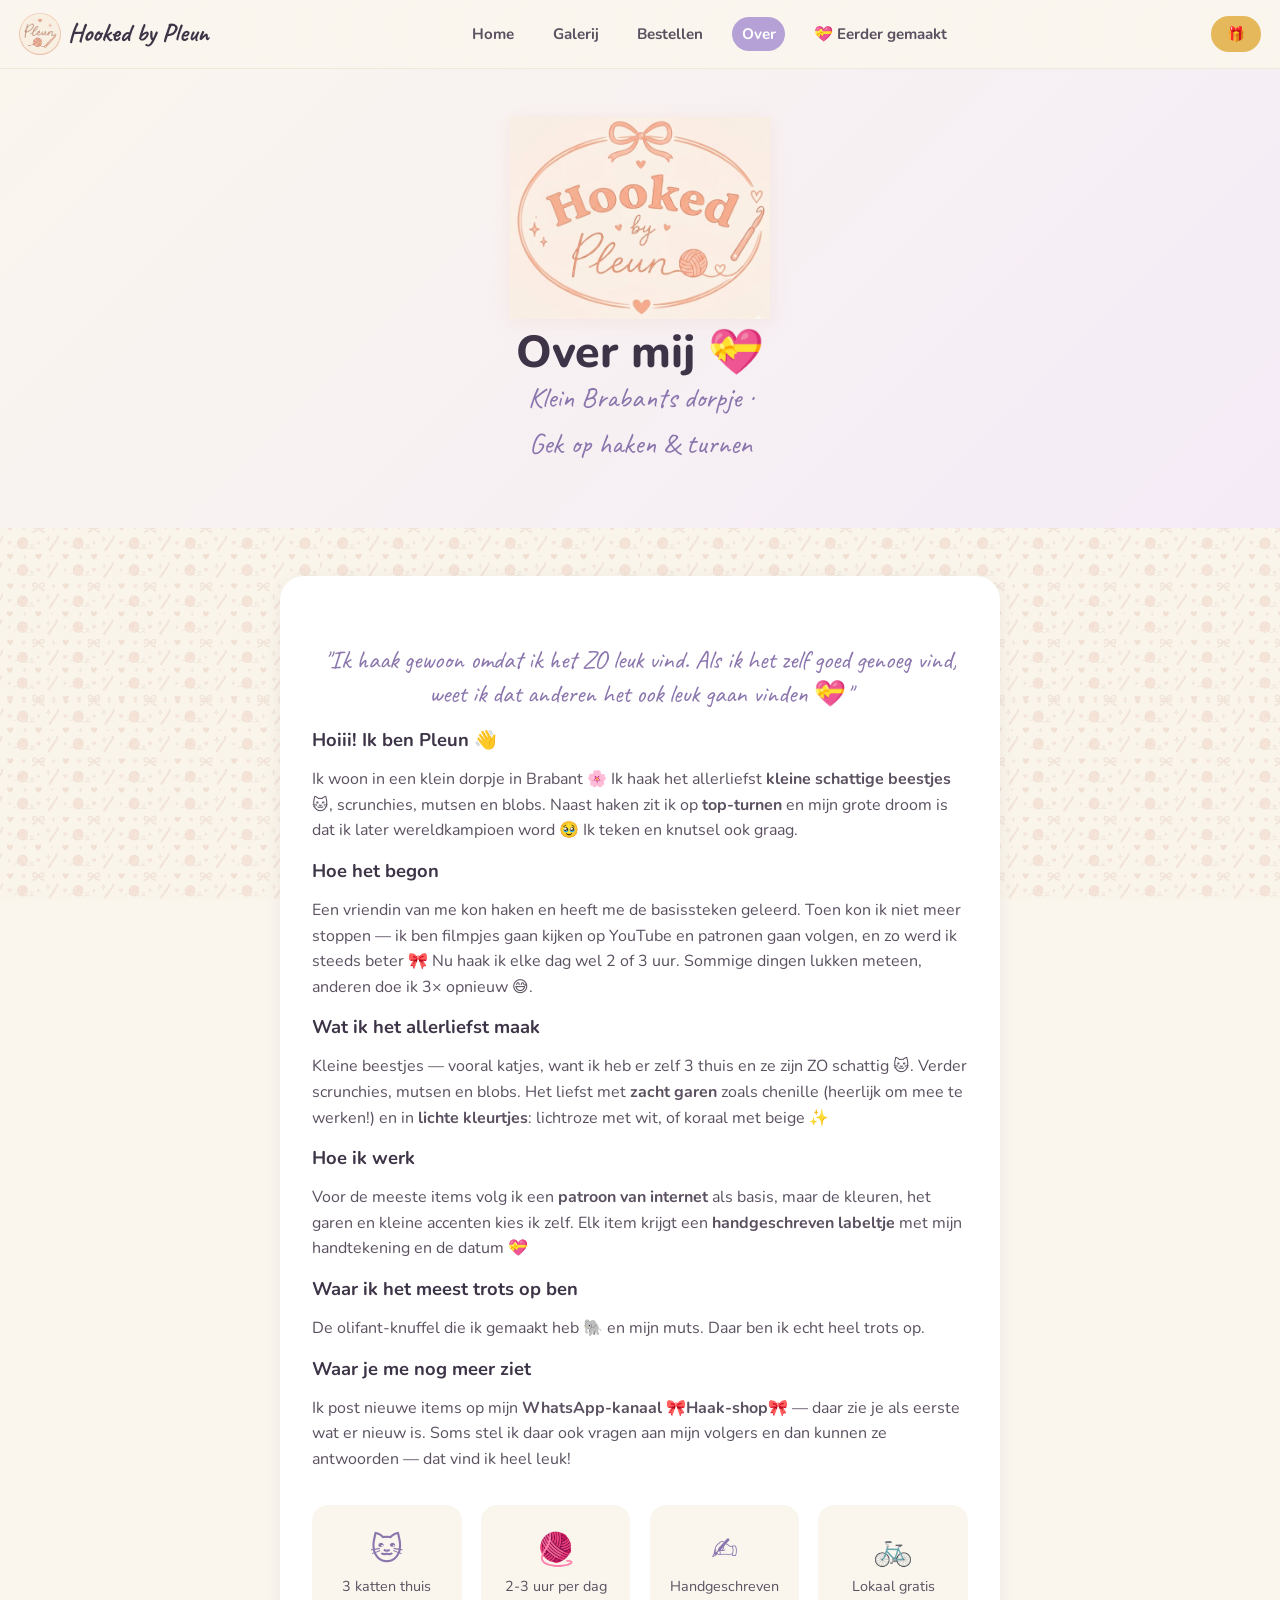
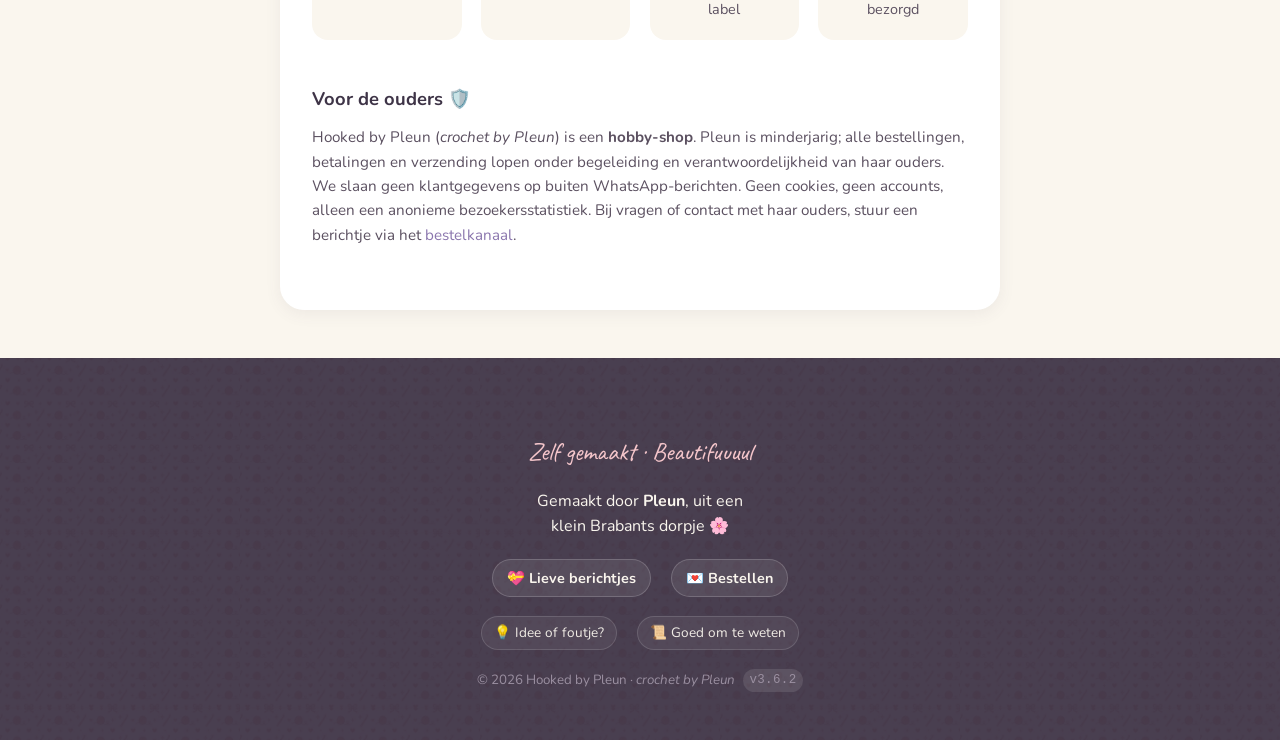
<file: over.html>
<!DOCTYPE html>
<html lang="nl">
<head>
  <meta charset="UTF-8">
  <meta name="viewport" content="width=device-width, initial-scale=1.0">
  <meta name="color-scheme" content="light">
  <meta name="theme-color" content="#B5A1D6">
  <title>Over mij · Hooked by Pleun</title>
  <meta name="description" content="Maak kennis met Pleun — de haakster achter Hooked by Pleun (crochet by Pleun).">
  <link rel="icon" type="image/png" href="img/branding/app-icon.png?v=4">
  <link rel="apple-touch-icon" href="img/branding/app-icon.png?v=4">
  <link rel="manifest" href="manifest.json">
  <link rel="stylesheet" href="css/style.css?v=3.6.2">
  <link rel="preconnect" href="https://fonts.googleapis.com">
  <link rel="preconnect" href="https://fonts.gstatic.com" crossorigin>
  <link href="https://fonts.googleapis.com/css2?family=Nunito:wght@600;700;800&family=Caveat:wght@500;600;700&display=swap" rel="stylesheet">
</head>
<body>
  <div id="ptr-indicator"></div>
  <div id="update-banner"></div>

  <nav>
    <a href="index.html" class="logo"><img src="img/branding/app-icon.png?v=4" alt="" class="brand-icon"> Hooked by Pleun</a>
    <div class="links">
      <a href="index.html">Home</a>
      <a href="galerij.html">Galerij</a>
      <a href="bestellen.html">Bestellen</a>
      <a href="over.html" class="actief">Over</a>
      <a href="eerder.html"><span class="hide-mobile">💝 Eerder gemaakt</span><span class="only-mobile">💝 Eerder</span></a>
    </div>
    <button class="cart-btn" data-cart-open>🎁 <span class="cart-count empty">0</span></button>
  </nav>

  <header class="hero">
    <img src="img/branding/hoofdlogo.png?v=2" alt="Hooked by Pleun" class="hero-hoofdlogo">
    <h1>Over mij 💝</h1>
    <p class="tagline">Klein Brabants dorpje ·<br>Gek op haken &amp; turnen</p>
  </header>

  <section class="section">
    <div class="over-pleun">
      <p class="quote">"Ik haak gewoon omdat ik het ZO leuk vind. Als ik het zelf goed genoeg vind, weet ik dat anderen het ook leuk gaan vinden 💝"</p>

      <h3>Hoiii! Ik ben Pleun 👋</h3>
      <p>Ik woon in een klein dorpje in Brabant 🌸 Ik haak het allerliefst <strong>kleine schattige beestjes</strong> 🐱, scrunchies, mutsen en blobs. Naast haken zit ik op <strong>top-turnen</strong> en mijn grote droom is dat ik later wereldkampioen word 🥹 Ik teken en knutsel ook graag.</p>

      <h3>Hoe het begon</h3>
      <p>Een vriendin van me kon haken en heeft me de basissteken geleerd. Toen kon ik niet meer stoppen — ik ben filmpjes gaan kijken op YouTube en patronen gaan volgen, en zo werd ik steeds beter 🎀 Nu haak ik elke dag wel 2 of 3 uur. Sommige dingen lukken meteen, anderen doe ik 3× opnieuw 😅.</p>

      <h3>Wat ik het allerliefst maak</h3>
      <p>Kleine beestjes — vooral katjes, want ik heb er zelf 3 thuis en ze zijn ZO schattig 🐱. Verder scrunchies, mutsen en blobs. Het liefst met <strong>zacht garen</strong> zoals chenille (heerlijk om mee te werken!) en in <strong>lichte kleurtjes</strong>: lichtroze met wit, of koraal met beige ✨</p>

      <h3>Hoe ik werk</h3>
      <p>Voor de meeste items volg ik een <strong>patroon van internet</strong> als basis, maar de kleuren, het garen en kleine accenten kies ik zelf. Elk item krijgt een <strong>handgeschreven labeltje</strong> met mijn handtekening en de datum 💝</p>

      <h3>Waar ik het meest trots op ben</h3>
      <p>De olifant-knuffel die ik gemaakt heb 🐘 en mijn muts. Daar ben ik echt heel trots op.</p>

      <h3>Waar je me nog meer ziet</h3>
      <p>Ik post nieuwe items op mijn <strong>WhatsApp-kanaal 🎀Haak-shop🎀</strong> — daar zie je als eerste wat er nieuw is. Soms stel ik daar ook vragen aan mijn volgers en dan kunnen ze antwoorden — dat vind ik heel leuk!</p>

      <div class="feiten">
        <div class="feit"><div class="nummer">🐱</div><div class="label">3 katten thuis</div></div>
        <div class="feit"><div class="nummer">🧶</div><div class="label">2-3 uur per dag</div></div>
        <div class="feit"><div class="nummer">✍️</div><div class="label">Handgeschreven label</div></div>
        <div class="feit"><div class="nummer">🚲</div><div class="label">Lokaal gratis bezorgd</div></div>
      </div>

      <h3 style="margin-top:var(--gap-xl)">Voor de ouders 🛡️</h3>
      <p style="font-size: 0.95rem; color: var(--c-text);">Hooked by Pleun (<em>crochet by Pleun</em>) is een <strong>hobby-shop</strong>. Pleun is minderjarig; alle bestellingen, betalingen en verzending lopen onder begeleiding en verantwoordelijkheid van haar ouders. We slaan geen klantgegevens op buiten WhatsApp-berichten. Geen cookies, geen accounts, alleen een anonieme bezoekersstatistiek. Bij vragen of contact met haar ouders, stuur een berichtje via het <a href="bestellen.html">bestelkanaal</a>.</p>
    </div>
  </section>

  <!-- Verzameldoos modal -->
  <div class="cart-overlay" id="cart-overlay">
    <div class="cart-modal">
      <h2>🎁 Verzameldoos <button class="cart-close" aria-label="Sluiten">×</button></h2>
      <p style="color:var(--c-muted); font-size:0.9rem;">Verzamel meerdere items en bestel ze in één bericht.</p>
      <ul class="cart-list" id="cart-list"></ul>
      <div class="cart-summary" id="cart-summary"></div>
      <div class="bestel-acties" id="cart-checkout">
        <button class="btn full" onclick="checkoutCart('pleun')">💬 Bestel via WhatsApp</button>
      </div>
    </div>
  </div>

  <footer>
    <p class="signature">Zelf gemaakt · Beautifuuuul</p>
    <p>Gemaakt door <strong>Pleun</strong>, uit een klein Brabants dorpje 🌸</p>
    <div class="links">
      <a href="reviews.html">💝 Lieve berichtjes</a>
      <a href="bestellen.html">💌 Bestellen</a>
    </div>
    <div class="extra-links">
      <a onclick="openIdeeenbus(); return false;" href="#">💡 Idee of foutje?</a>
      <a onclick="openDisclaimer(); return false;" href="#">📜 Goed om te weten</a>
    </div>
    <small>© 2026 Hooked by Pleun · <em>crochet by Pleun</em> <span class="version-tag">v3.6.2</span></small>
  </footer>

  <script src="js/config.js?v=3.6.2"></script>
  <script src="js/cart.js?v=3.6.2"></script>
  <script src="js/app.js?v=3.6.2"></script>
  <script src="js/modals.js?v=3.6.2"></script>
  <script src="js/sw-register.js?v=3.6.2"></script>
  <script src="js/tracker.js?v=3.6.2"></script>
  <noscript><img src="https://crochet-by-pleun.thegaveryahoo.workers.dev/px.gif?t=pageview&p=/over.html" alt="" width="1" height="1" style="position:absolute;left:-9999px;opacity:0"></noscript>
</body>
</html>
</file>
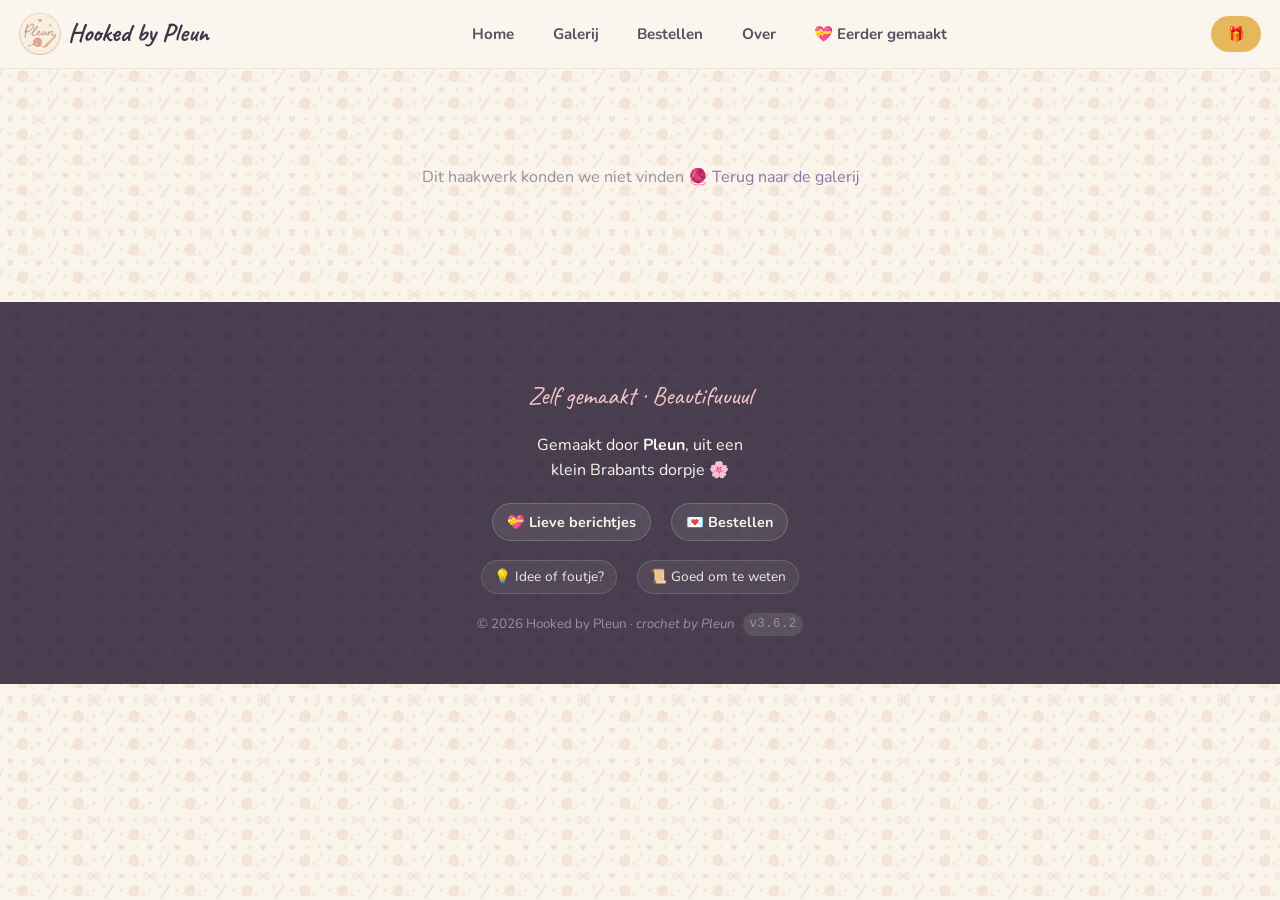
<file: product.html>
<!DOCTYPE html>
<html lang="nl">
<head>
  <meta charset="UTF-8">
  <meta name="viewport" content="width=device-width, initial-scale=1.0">
  <meta name="color-scheme" content="light">
  <meta name="theme-color" content="#B5A1D6">
  <title>Product · Hooked by Pleun</title>
  <link rel="icon" type="image/png" href="img/branding/app-icon.png?v=4">
  <link rel="apple-touch-icon" href="img/branding/app-icon.png?v=4">
  <link rel="manifest" href="manifest.json">
  <link rel="stylesheet" href="css/style.css?v=3.6.2">
  <link rel="preconnect" href="https://fonts.googleapis.com">
  <link rel="preconnect" href="https://fonts.gstatic.com" crossorigin>
  <link href="https://fonts.googleapis.com/css2?family=Nunito:wght@600;700;800&family=Caveat:wght@500;600;700&display=swap" rel="stylesheet">
</head>
<body>
  <div id="ptr-indicator"></div>
  <div id="update-banner"></div>

  <nav>
    <a href="index.html" class="logo"><img src="img/branding/app-icon.png?v=4" alt="" class="brand-icon"> Hooked by Pleun</a>
    <div class="links">
      <a href="index.html">Home</a>
      <a href="galerij.html">Galerij</a>
      <a href="bestellen.html">Bestellen</a>
      <a href="over.html">Over</a>
      <a href="eerder.html"><span class="hide-mobile">💝 Eerder gemaakt</span><span class="only-mobile">💝 Eerder</span></a>
    </div>
    <button class="cart-btn" data-cart-open>🎁 <span class="cart-count empty">0</span></button>
  </nav>

  <main class="product-detail" id="product-detail">
    <p class="loading">Item laden... 🧶</p>
  </main>

  <!-- Verzameldoos modal -->
  <div class="cart-overlay" id="cart-overlay">
    <div class="cart-modal">
      <h2>🎁 Verzameldoos <button class="cart-close" aria-label="Sluiten">×</button></h2>
      <p style="color:var(--c-muted); font-size:0.9rem;">Verzamel meerdere items en bestel ze in één bericht — vanaf €25 is verzending gratis!</p>
      <ul class="cart-list" id="cart-list"></ul>
      <div class="cart-summary" id="cart-summary"></div>
      <div class="bestel-acties" id="cart-checkout">
        <button class="btn full" onclick="checkoutCart('pleun')">💬 Bestel via WhatsApp</button>
      </div>
    </div>
  </div>

  <footer>
    <p class="signature">Zelf gemaakt · Beautifuuuul</p>
    <p>Gemaakt door <strong>Pleun</strong>, uit een klein Brabants dorpje 🌸</p>
    <div class="links">
      <a href="reviews.html">💝 Lieve berichtjes</a>
      <a href="bestellen.html">💌 Bestellen</a>
    </div>
    <div class="extra-links">
      <a onclick="openIdeeenbus(); return false;" href="#">💡 Idee of foutje?</a>
      <a onclick="openDisclaimer(); return false;" href="#">📜 Goed om te weten</a>
    </div>
    <small>© 2026 Hooked by Pleun · <em>crochet by Pleun</em> <span class="version-tag">v3.6.2</span></small>
  </footer>

  <script src="js/config.js?v=3.6.2"></script>
  <script src="js/cart.js?v=3.6.2"></script>
  <script src="js/postcode.js?v=3.6.2"></script>
  <script src="js/app.js?v=3.6.2"></script>
  <script src="js/modals.js?v=3.6.2"></script>
  <script src="js/sw-register.js?v=3.6.2"></script>
  <script src="js/tracker.js?v=3.6.2"></script>
  <noscript><img src="https://crochet-by-pleun.thegaveryahoo.workers.dev/px.gif?t=pageview&p=/product.html" alt="" width="1" height="1" style="position:absolute;left:-9999px;opacity:0"></noscript>
</body>
</html>
</file>
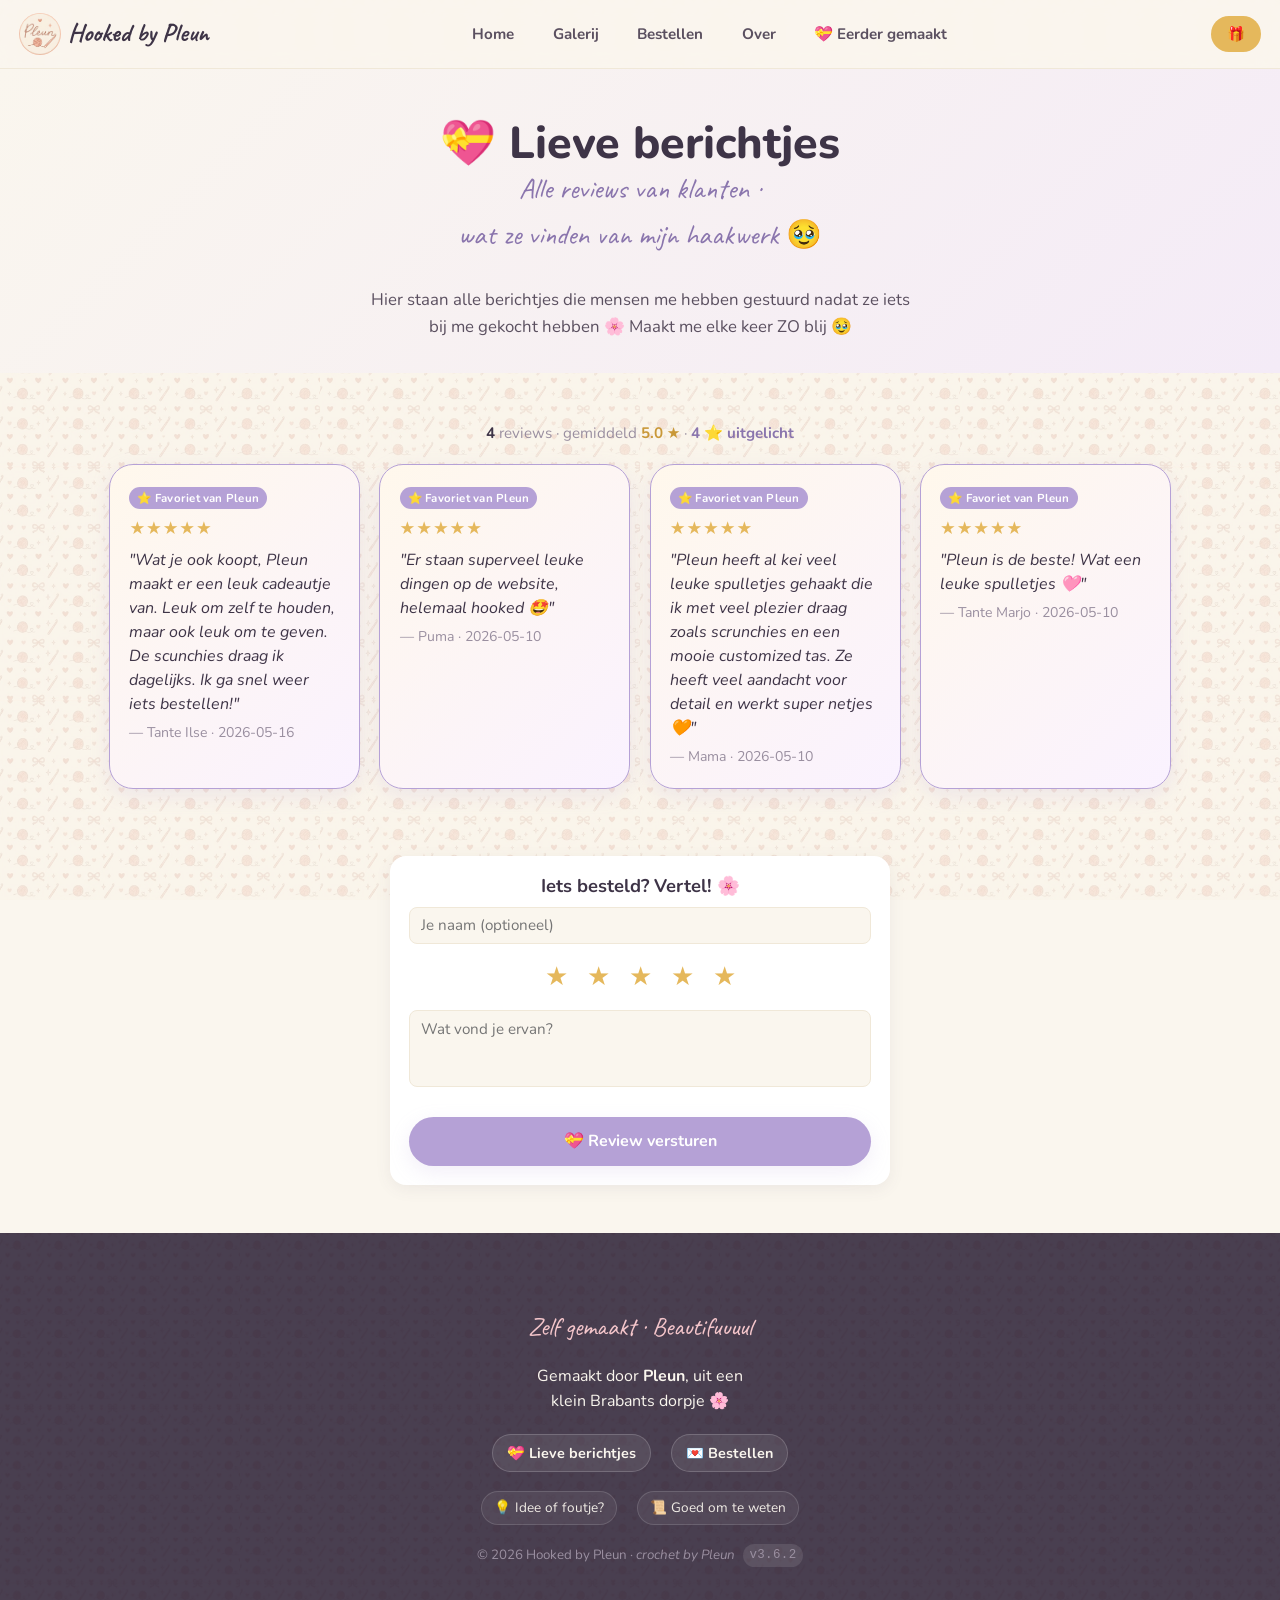
<file: reviews.html>
<!DOCTYPE html>
<html lang="nl">
<head>
  <meta charset="UTF-8">
  <meta name="viewport" content="width=device-width, initial-scale=1.0">
  <meta name="color-scheme" content="light">
  <meta name="theme-color" content="#B5A1D6">
  <title>💝 Lieve berichtjes · Hooked by Pleun</title>
  <meta name="description" content="Alle reviews van klanten van Hooked by Pleun — wat ze vinden van mijn haakwerk 🥹">
  <link rel="icon" type="image/png" href="img/branding/app-icon.png?v=4">
  <link rel="apple-touch-icon" href="img/branding/app-icon.png?v=4">
  <link rel="manifest" href="manifest.json">
  <link rel="stylesheet" href="css/style.css?v=3.6.2">
  <link rel="preconnect" href="https://fonts.googleapis.com">
  <link rel="preconnect" href="https://fonts.gstatic.com" crossorigin>
  <link href="https://fonts.googleapis.com/css2?family=Nunito:wght@600;700;800&family=Caveat:wght@500;600;700&display=swap" rel="stylesheet">
</head>
<body>
  <div id="ptr-indicator"></div>
  <div id="update-banner"></div>

  <nav>
    <a href="index.html" class="logo"><img src="img/branding/app-icon.png?v=4" alt="" class="brand-icon"> Hooked by Pleun</a>
    <div class="links">
      <a href="index.html">Home</a>
      <a href="galerij.html">Galerij</a>
      <a href="bestellen.html">Bestellen</a>
      <a href="over.html">Over</a>
      <a href="eerder.html"><span class="hide-mobile">💝 Eerder gemaakt</span><span class="only-mobile">💝 Eerder</span></a>
    </div>
    <button class="cart-btn" data-cart-open>🎁 <span class="cart-count empty">0</span></button>
  </nav>

  <header class="hero">
    <h1>💝 Lieve berichtjes</h1>
    <p class="tagline">Alle reviews van klanten ·<br>wat ze vinden van mijn haakwerk 🥹</p>
    <p class="lede">Hier staan alle berichtjes die mensen me hebben gestuurd nadat ze iets bij me gekocht hebben 🌸 Maakt me elke keer ZO blij 🥹</p>
  </header>

  <section class="section">
    <div class="reviews-stats" id="reviews-stats" style="text-align:center; margin-bottom:var(--gap-md); color:var(--c-muted); font-size:0.95rem"></div>
    <div class="reviews-grid" id="alle-reviews-grid">
      <p class="loading" style="grid-column:1/-1; text-align:center">Reviews laden... 🧶</p>
    </div>

    <div class="shop-review-form" style="max-width:500px; margin:var(--gap-xl) auto 0; background:white; border-radius:var(--r-md); padding:var(--gap-md); box-shadow:var(--shadow-soft)">
      <h3 style="text-align:center; margin-top:0">Iets besteld? Vertel! 🌸</h3>
      <div class="cd-field"><input id="shop-rv-naam" type="text" placeholder="Je naam (optioneel)" style="width:100%; padding:0.5em 0.7em; border:1.5px solid var(--c-cream-dark); border-radius:var(--r-sm); font-family:inherit; font-size:0.95rem; background:var(--c-cream)"></div>
      <div class="cd-field" style="margin:var(--gap-sm) 0">
        <div class="sterren-kiezer" id="shop-rv-sterren" style="font-size:1.6rem; cursor:pointer; text-align:center">
          <button data-star="1" aria-label="1 ster" style="background:none;border:none;font-size:inherit;cursor:pointer;color:var(--c-mustard)">★</button>
          <button data-star="2" aria-label="2 sterren" style="background:none;border:none;font-size:inherit;cursor:pointer;color:var(--c-mustard)">★</button>
          <button data-star="3" aria-label="3 sterren" style="background:none;border:none;font-size:inherit;cursor:pointer;color:var(--c-mustard)">★</button>
          <button data-star="4" aria-label="4 sterren" style="background:none;border:none;font-size:inherit;cursor:pointer;color:var(--c-mustard)">★</button>
          <button data-star="5" aria-label="5 sterren" style="background:none;border:none;font-size:inherit;cursor:pointer;color:var(--c-mustard)">★</button>
        </div>
      </div>
      <div class="cd-field"><textarea id="shop-rv-tekst" rows="3" placeholder="Wat vond je ervan?" style="width:100%; padding:0.5em 0.7em; border:1.5px solid var(--c-cream-dark); border-radius:var(--r-sm); font-family:inherit; font-size:0.95rem; background:var(--c-cream); resize:none"></textarea></div>
      <button class="btn full" id="shop-rv-verstuur" style="margin-top:var(--gap-sm)">💝 Review versturen</button>
      <p id="shop-rv-status" class="cd-hint" style="display:none; margin-top:0.5em; text-align:center"></p>
    </div>
  </section>

  <!-- Verzameldoos modal -->
  <div class="cart-overlay" id="cart-overlay">
    <div class="cart-modal">
      <h2>🎁 Verzameldoos <button class="cart-close" aria-label="Sluiten">×</button></h2>
      <p style="color:var(--c-muted); font-size:0.9rem;">Verzamel meerdere items en bestel ze in één bericht.</p>
      <ul class="cart-list" id="cart-list"></ul>
      <div class="cart-summary" id="cart-summary"></div>
      <div class="bestel-acties" id="cart-checkout">
        <button class="btn full" onclick="checkoutCart('pleun')">💬 Bestel via WhatsApp</button>
      </div>
    </div>
  </div>

  <footer>
    <p class="signature">Zelf gemaakt · Beautifuuuul</p>
    <p>Gemaakt door <strong>Pleun</strong>, uit een klein Brabants dorpje 🌸</p>
    <div class="links">
      <a href="reviews.html">💝 Lieve berichtjes</a>
      <a href="bestellen.html">💌 Bestellen</a>
    </div>
    <div class="extra-links">
      <a onclick="openIdeeenbus(); return false;" href="#">💡 Idee of foutje?</a>
      <a onclick="openDisclaimer(); return false;" href="#">📜 Goed om te weten</a>
    </div>
    <small>© 2026 Hooked by Pleun · <em>crochet by Pleun</em> <span class="version-tag">v3.6.2</span></small>
  </footer>

  <script src="js/config.js?v=3.6.2"></script>
  <script src="js/cart.js?v=3.6.2"></script>
  <script src="js/app.js?v=3.6.2"></script>
  <script src="js/modals.js?v=3.6.2"></script>
  <script src="js/sw-register.js?v=3.6.2"></script>
  <script src="js/tracker.js?v=3.6.2"></script>
  <noscript><img src="https://crochet-by-pleun.thegaveryahoo.workers.dev/px.gif?t=pageview&p=/reviews.html" alt="" width="1" height="1" style="position:absolute;left:-9999px;opacity:0"></noscript>
  <script>
    // Render alle approved reviews
    (async function renderAlleReviews() {
      const grid = document.getElementById('alle-reviews-grid');
      const stats = document.getElementById('reviews-stats');
      try {
        const res = await fetch('data/reviews.json?cb=' + Date.now());
        const data = await res.json();
        const approved = (data.reviews || []).filter(r => r.status === 'approved');
        // Sortering binnen elk blok: sterren hoog → laag, dan datum nieuw → oud
        const sortFn = (a, b) => {
          const sd = (b.rating || 0) - (a.rating || 0);
          if (sd !== 0) return sd;
          return (b.datum || '').localeCompare(a.datum || '');
        };
        // Bovenaan: alle door Pleun uitgelichte (homepage-waardig); daaronder de rest
        const uitgelicht = approved.filter(r =>  r.uitgelicht).sort(sortFn);
        const overige   = approved.filter(r => !r.uitgelicht).sort(sortFn);
        const reviews   = [...uitgelicht, ...overige];
        if (reviews.length === 0) {
          grid.innerHTML = '<p style="grid-column:1/-1; text-align:center; color:var(--c-muted)">Nog geen reviews — wees de eerste 🌸</p>';
          stats.textContent = '';
          return;
        }
        const avg = reviews.reduce((s, r) => s + (r.rating || 5), 0) / reviews.length;
        stats.innerHTML = `<strong style="color:var(--c-ink)">${reviews.length}</strong> review${reviews.length === 1 ? '' : 's'} · gemiddeld <strong style="color:var(--c-mustard-dark)">${avg.toFixed(1)} ★</strong>${uitgelicht.length ? ` · <strong style="color:var(--c-lavender-dark)">${uitgelicht.length} ⭐ uitgelicht</strong>` : ''}`;
        const esc = s => String(s == null ? '' : s).replace(/[&<>"']/g, c => ({'&':'&amp;','<':'&lt;','>':'&gt;','"':'&quot;',"'":'&#39;'}[c]));
        grid.innerHTML = reviews.map(r => `
          <div class="review-kaart${r.uitgelicht ? ' uitgelicht' : ''}">
            ${r.uitgelicht ? '<span class="rv-pleun-favoriet">⭐ Favoriet van Pleun</span>' : ''}
            <div class="rv-sterren">${'★'.repeat(r.rating || 5)}</div>
            <p class="rv-tekst">"${esc(r.tekst)}"</p>
            <p class="rv-naam">— ${esc(r.naam || 'Anoniem')}${r.datum ? ` · ${esc(r.datum)}` : ''}</p>
            ${r.productNaam ? `<p class="rv-product">${esc(r.productNaam)}</p>` : ''}
          </div>
        `).join('');
      } catch (err) {
        grid.innerHTML = '<p style="grid-column:1/-1; text-align:center; color:var(--c-muted)">Reviews konden niet geladen worden 🥹</p>';
      }
    })();
  </script>
</body>
</html>
</file>
<file: css/style.css>
/* ============================================
   Crochet by Pleun — Designsysteem
   Lavendel · Cream · Soft Pink · Mosterdgeel
   Made small. Made with love.
   ============================================ */

:root {
  /* Kleurenpalet — Pleuns stijl: lichtroze als hoofdkleur, lichtblauw als accent */
  --c-lavender: #B5A1D6;
  --c-lavender-dark: #8A75AD;
  --c-cream: #FAF6EE;
  --c-cream-dark: #F0E8D8;
  --c-pink: #F5C6CB;
  --c-pink-dark: #E5959D;
  --c-blue: #C5DDED;          /* zacht hemelsblauw — Pleuns 2e favoriet */
  --c-blue-dark: #8FBCD8;
  --c-coral: #F5B79E;          /* koraal — past bij beige */
  --c-mustard: #E5B85C;
  --c-mustard-dark: #C99838;
  --c-ink: #3E3447;
  --c-text: #5B5060;
  --c-muted: #9A8FA0;

  /* Status (zachter groen — geen donkergroen op haar verzoek) */
  --c-sold: #C99898;
  --c-new: #7DB87E;
  --c-sale: #E5959D;
  --c-success-bg: #EDF7EE;
  --c-success-text: #4F8A52;

  /* Schaduwen */
  --shadow-soft: 0 4px 16px rgba(91, 80, 96, 0.08);
  --shadow-medium: 0 8px 24px rgba(91, 80, 96, 0.12);
  --shadow-warm: 0 6px 20px rgba(181, 161, 214, 0.18);

  /* Spacing */
  --gap-xs: 0.4rem;
  --gap-sm: 0.8rem;
  --gap-md: 1.2rem;
  --gap-lg: 2rem;
  --gap-xl: 3rem;

  /* Radius */
  --r-sm: 8px;
  --r-md: 16px;
  --r-lg: 24px;
  --r-pill: 999px;

  --maxw: 1100px;
  --content-pad: 1.2rem;
}

* { box-sizing: border-box; }
html { scroll-behavior: smooth; color-scheme: light; }

/* Anchor scroll-offset zodat anchors niet onder de sticky nav landen */
:target,
h2[id],
h3[id],
section[id] {
  scroll-margin-top: 90px;
}
html {
  background: var(--c-cream);
}
html::before {
  content: '';
  position: fixed;
  inset: 0;
  background: url('../img/branding/patroon.png') repeat;
  background-size: 320px;
  opacity: 0.25;
  pointer-events: none;
  z-index: 0;
}
body {
  margin: 0;
  font-family: 'Nunito', system-ui, -apple-system, sans-serif;
  background: transparent;
  position: relative;
  z-index: 1;
  color: var(--c-text);
  line-height: 1.6;
  -webkit-font-smoothing: antialiased;
}

img { max-width: 100%; display: block; }
a { color: var(--c-lavender-dark); text-decoration: none; }
a:hover { text-decoration: underline; }

h1, h2, h3 { color: var(--c-ink); margin: 0 0 0.5em; line-height: 1.2; }
h1 { font-size: clamp(1.8rem, 5vw, 2.8rem); font-weight: 800; }
h2 { font-size: clamp(1.4rem, 3.5vw, 2rem); font-weight: 700; }
h3 { font-size: 1.15rem; font-weight: 700; }

.handwritten {
  font-family: 'Caveat', 'Comic Sans MS', cursive;
  font-weight: 600;
  color: var(--c-lavender-dark);
}

/* ============================================
   Navigation
   ============================================ */

nav {
  position: sticky;
  top: 0;
  z-index: 100;
  background: rgba(250, 246, 238, 0.92);
  backdrop-filter: blur(10px);
  -webkit-backdrop-filter: blur(10px);
  border-bottom: 1px solid var(--c-cream-dark);
  padding: 0.8rem var(--content-pad);
  display: flex;
  align-items: center;
  justify-content: space-between;
  gap: var(--gap-md);
  flex-wrap: wrap;
}
nav .logo {
  font-family: 'Caveat', cursive;
  font-size: 1.6rem;
  font-weight: 700;
  color: var(--c-ink);
  text-decoration: none;
  display: inline-flex;
  align-items: center;
  gap: 0.4rem;
}
nav .logo span.icon { font-size: 1.4rem; }
nav .logo img.brand-icon {
  width: 42px !important;
  height: 42px !important;
  max-width: 42px !important;
  border-radius: 50%;
  display: inline-block !important;
  flex-shrink: 0;
  vertical-align: middle;
}
nav .links {
  display: flex;
  gap: var(--gap-md);
  align-items: center;
  font-weight: 700;
  font-size: 0.95rem;
}
nav .links a {
  color: var(--c-text);
  padding: 0.3rem 0.6rem;
  border-radius: var(--r-pill);
  transition: all 0.2s;
}
nav .links a:hover { color: var(--c-lavender-dark); text-decoration: none; }
nav .links a.actief { background: var(--c-lavender); color: white; }
nav .cart-btn {
  position: relative;
  background: var(--c-mustard);
  color: white;
  border: none;
  padding: 0.5rem 1rem;
  border-radius: var(--r-pill);
  font-weight: 700;
  cursor: pointer;
  font-family: inherit;
  font-size: 0.9rem;
  display: inline-flex;
  align-items: center;
  gap: 0.3rem;
}
nav .cart-btn:hover { background: var(--c-mustard-dark); }
nav .cart-count {
  background: white;
  color: var(--c-mustard-dark);
  border-radius: 50%;
  width: 22px;
  height: 22px;
  display: inline-flex;
  align-items: center;
  justify-content: center;
  font-size: 0.8rem;
}
nav .cart-count.empty { display: none; }

/* ============================================
   Hero
   ============================================ */

.hero {
  text-align: center;
  padding: var(--gap-xl) var(--content-pad) var(--gap-lg);
  background: linear-gradient(135deg, var(--c-cream) 0%, #f4ebf7 100%);
  position: relative;
  overflow: hidden;
}
.hero-hoofdlogo {
  display: block;
  width: clamp(180px, 35vw, 260px);
  height: auto;
  margin: 0 auto var(--gap-xs);
  filter: drop-shadow(0 3px 10px rgba(232, 168, 142, 0.15));
}
.hero-banner {
  display: block;
  width: 100%;
  max-width: 680px;
  height: auto;
  margin: 0 auto var(--gap-xs);
  filter: drop-shadow(0 4px 14px rgba(232, 168, 142, 0.2));
}
@media (max-width: 600px) {
  .hero-banner {
    max-width: none;
    width: calc(100% + 2 * var(--content-pad));
    margin-left: calc(-1 * var(--content-pad));
    margin-right: calc(-1 * var(--content-pad));
    border-radius: 0;
  }
}
.visually-hidden {
  position: absolute !important;
  width: 1px; height: 1px;
  padding: 0; margin: -1px; overflow: hidden;
  clip: rect(0, 0, 0, 0); white-space: nowrap; border: 0;
}
.tagline-wordplay {
  color: var(--c-mustard-dark);
  font-weight: 700;
}
.hero h1 { color: var(--c-ink); margin-bottom: 0.1em; }
.hero .naam-sub {
  font-family: 'Caveat', cursive;
  color: var(--c-muted);
  font-size: 1.15rem;
  margin: 0 0 0.4em;
  letter-spacing: 0.02em;
}
.hero .tagline {
  font-family: 'Caveat', cursive;
  font-size: clamp(1.4rem, 3vw, 1.8rem);
  color: var(--c-lavender-dark);
  margin-top: -0.3em;
}
.hero .lede {
  max-width: 560px;
  margin: var(--gap-md) auto 0;
  color: var(--c-text);
  font-size: 1.05rem;
}
.hero .badges {
  display: flex;
  justify-content: center;
  gap: var(--gap-sm);
  flex-wrap: wrap;
  margin-top: var(--gap-md);
  font-size: 0.85rem;
}
.badge {
  background: white;
  padding: 0.4rem 0.9rem;
  border-radius: var(--r-pill);
  font-weight: 700;
  border: 1px solid var(--c-cream-dark);
  color: var(--c-text);
}
.badge.lavender { background: var(--c-lavender); color: white; border-color: var(--c-lavender-dark); }
.badge.mustard  { background: var(--c-mustard); color: white; border-color: var(--c-mustard-dark); }
.badge.pink     { background: var(--c-pink); color: var(--c-ink); border-color: var(--c-pink-dark); }

.features-row {
  display: grid;
  grid-template-columns: repeat(3, 1fr);
  gap: var(--gap-sm);
  margin: var(--gap-md) auto;
  width: 100%;
  max-width: 460px;
}
.feature {
  display: flex;
  flex-direction: column;
  align-items: center;
  text-align: center;
  padding: 0.8em 0.5em;
  border-radius: var(--r-md);
  text-decoration: none;
  transition: transform 0.15s, box-shadow 0.15s;
  gap: 0.15em;
}
.feature:hover { transform: translateY(-2px); box-shadow: var(--shadow-medium); }
.feature-icon  { font-size: 1.4rem; line-height: 1.2; }
.feature-title { font-weight: 800; font-size: 0.8rem; color: var(--c-ink); }
.feature-sub   { font-size: 0.72rem; color: var(--c-ink); opacity: 0.75; line-height: 1.3; }
.feature.lavender { background: var(--c-lavender); }
.feature.mustard  { background: var(--c-mustard); }
.feature.pink     { background: var(--c-pink); }

.cta-row {
  display: flex;
  justify-content: center;
  gap: var(--gap-sm);
  flex-wrap: wrap;
  margin-top: var(--gap-lg);
}
.btn {
  display: inline-flex;
  align-items: center;
  gap: 0.4rem;
  background: var(--c-lavender);
  color: white;
  padding: 0.85rem 1.6rem;
  border-radius: var(--r-pill);
  font-weight: 700;
  text-decoration: none;
  border: none;
  cursor: pointer;
  font-family: inherit;
  font-size: 1rem;
  transition: all 0.2s;
  box-shadow: var(--shadow-warm);
}
.btn:hover { background: var(--c-lavender-dark); text-decoration: none; transform: translateY(-1px); }
.btn.secondary { background: white; color: var(--c-lavender-dark); border: 2px solid var(--c-lavender); box-shadow: var(--shadow-soft); }
.btn.secondary:hover { background: var(--c-cream); }
.btn.mustard { background: var(--c-mustard); }
.btn.mustard:hover { background: var(--c-mustard-dark); }
.btn.full { width: 100%; justify-content: center; }
.btn.small { padding: 0.5rem 1rem; font-size: 0.9rem; }

/* ============================================
   Sections
   ============================================ */

section.section {
  max-width: var(--maxw);
  margin: var(--gap-xl) auto;
  padding: 0 var(--content-pad);
}
.section-header {
  display: flex;
  justify-content: space-between;
  align-items: baseline;
  flex-wrap: wrap;
  gap: var(--gap-sm);
  margin-bottom: var(--gap-md);
}
.section-header h2 { margin: 0; }
.section-header .more { font-weight: 700; color: var(--c-lavender-dark); }

/* ============================================
   Galerij grid
   ============================================ */

.galerij-grid {
  display: grid;
  grid-template-columns: repeat(auto-fill, minmax(220px, 1fr));
  gap: var(--gap-md);
}

.item-kaart {
  background: white;
  border-radius: var(--r-md);
  overflow: hidden;
  box-shadow: var(--shadow-soft);
  display: flex;
  flex-direction: column;
  transition: all 0.25s;
  position: relative;
  text-decoration: none;
  color: inherit;
}
.item-kaart:hover {
  transform: translateY(-4px);
  box-shadow: var(--shadow-medium);
  text-decoration: none;
}
.item-kaart .foto {
  aspect-ratio: 1 / 1;
  background: var(--c-cream-dark);
  overflow: hidden;
  position: relative;
}
.item-kaart .foto img {
  width: 100%;
  height: 100%;
  object-fit: cover;
}
.item-kaart .info {
  padding: var(--gap-sm) var(--gap-md) var(--gap-md);
  flex: 1;
  display: flex;
  flex-direction: column;
}
.item-kaart h3 {
  font-size: 1rem;
  margin-bottom: 0.2em;
  color: var(--c-ink);
}
.item-kaart .prijs {
  font-weight: 800;
  color: var(--c-lavender-dark);
  font-size: 1.1rem;
  margin: 0.3em 0 0;
}
.item-kaart .prijs-oud {
  text-decoration: line-through;
  color: var(--c-muted);
  font-weight: 400;
  font-size: 0.9em;
  margin-right: 0.4em;
}
.item-kaart .meta {
  font-size: 0.8rem;
  color: var(--c-muted);
  margin-top: 0.2em;
}

/* Status-tags op de foto */
.tag {
  position: absolute;
  top: 10px;
  left: 10px;
  padding: 0.3em 0.7em;
  border-radius: var(--r-pill);
  font-size: 0.75rem;
  font-weight: 700;
  background: white;
  color: var(--c-ink);
  box-shadow: var(--shadow-soft);
}
.tag.nieuw { background: var(--c-new); color: white; }
.tag.uitverkocht { background: var(--c-sold); color: white; }
.tag.afgeprijsd { background: var(--c-sale); color: white; }
.tag.binnenkort { background: var(--c-mustard); color: white; }
.tag.showcase { background: var(--c-lavender); color: white; }
.tag.uitgelicht { background: var(--c-pink); color: var(--c-ink); top: auto; bottom: 10px; left: auto; right: 10px; }
.tag.eigen {
  background: linear-gradient(135deg, var(--c-lavender) 0%, var(--c-mustard) 100%);
  color: white;
  top: auto; bottom: 10px; left: 10px;
  font-weight: 800;
  box-shadow: 0 4px 12px rgba(181, 161, 214, 0.4);
}
.eigen-spotlight {
  background: linear-gradient(135deg, #f4ebf7 0%, var(--c-cream) 100%);
  border-left: 4px solid var(--c-lavender);
  padding: var(--gap-md);
  border-radius: var(--r-md);
  margin: var(--gap-md) 0;
}
.eigen-spotlight strong { color: var(--c-lavender-dark); }

/* ============================================
   Marketing-elementen (homepage)
   ============================================ */

/* Live volgers-pulse boven hero */
.kanaal-pulse {
  background: white;
  display: inline-block;
  padding: 0.4em 1em;
  border-radius: var(--r-pill);
  font-size: 0.9rem;
  margin-bottom: var(--gap-md);
  box-shadow: var(--shadow-soft);
  border: 1px solid var(--c-cream-dark);
}
.kanaal-pulse strong { color: var(--c-lavender-dark); }
.kanaal-pulse a { font-weight: 700; }

/* Countdown box */
.countdown-box {
  background: linear-gradient(135deg, var(--c-mustard) 0%, var(--c-pink-dark) 100%);
  color: white;
  border-radius: var(--r-lg);
  padding: var(--gap-lg);
  text-align: center;
  box-shadow: var(--shadow-warm);
}
.countdown-label { font-weight: 700; font-size: 1.1rem; margin: 0 0 var(--gap-md); }
.countdown-timer {
  display: flex;
  justify-content: center;
  gap: var(--gap-sm);
  margin: var(--gap-md) 0;
}
.ct-block {
  background: rgba(255, 255, 255, 0.2);
  backdrop-filter: blur(10px);
  border-radius: var(--r-md);
  padding: 0.7em 1em;
  min-width: 70px;
  display: flex;
  flex-direction: column;
  align-items: center;
}
.ct-num {
  font-size: 2rem;
  font-weight: 800;
  font-variant-numeric: tabular-nums;
  line-height: 1;
}
.ct-lbl { font-size: 0.75rem; opacity: 0.9; text-transform: uppercase; letter-spacing: 0.05em; margin-top: 0.2em; }

/* Verhaal-blok */
.verhaal-blok {
  display: grid;
  grid-template-columns: 1fr;
  gap: var(--gap-lg);
  background: white;
  border-radius: var(--r-lg);
  overflow: hidden;
  box-shadow: var(--shadow-soft);
}
@media (min-width: 720px) {
  /* 2 kolommen alleen als er een foto in het blok staat (v3.6.1) */
  .verhaal-blok:has(.verhaal-foto) { grid-template-columns: 1fr 1.2fr; align-items: center; }
}
.verhaal-foto {
  position: relative;
  aspect-ratio: 1 / 1;
  background: var(--c-cream-dark);
}
.verhaal-foto img { width: 100%; height: 100%; object-fit: cover; }
.foto-caption {
  position: absolute;
  bottom: 12px;
  left: 12px;
  background: rgba(255, 255, 255, 0.92);
  padding: 0.4em 0.8em;
  border-radius: var(--r-pill);
  font-size: 1.1rem;
  box-shadow: var(--shadow-soft);
}
.verhaal-tekst { padding: var(--gap-lg); }
.verhaal-tekst h2 { color: var(--c-lavender-dark); }

/* Social proof grid */
.social-proof { background: var(--c-cream-dark); border-radius: var(--r-lg); padding: var(--gap-lg); }
.proof-grid {
  display: grid;
  grid-template-columns: repeat(auto-fit, minmax(180px, 1fr));
  gap: var(--gap-md);
}
.proof {
  background: white;
  border-radius: var(--r-md);
  padding: var(--gap-md);
  text-align: center;
  display: flex;
  flex-direction: column;
  align-items: center;
  gap: 0.4em;
  box-shadow: var(--shadow-soft);
}
.proof .big {
  font-size: 2.6rem;
  font-weight: 800;
  color: var(--c-lavender-dark);
  line-height: 1;
}
.proof em { color: var(--c-mustard-dark); font-style: normal; font-weight: 700; font-size: 0.85rem; }

.item-kaart.uitverkocht .foto img { filter: grayscale(0.7) brightness(0.95); opacity: 0.8; }

/* ============================================
   Filter
   ============================================ */

.filter-balk {
  display: flex;
  flex-wrap: wrap;
  gap: 0.4rem;
  margin-bottom: 0.5rem;
}
.filter-balk button {
  flex: 1 0 auto;
  white-space: nowrap;
  background: white;
  border: 1px solid var(--c-cream-dark);
  color: var(--c-text);
  padding: 0.5em 0.9em;
  border-radius: var(--r-pill);
  font-weight: 700;
  cursor: pointer;
  font-family: inherit;
  font-size: 0.88rem;
  transition: all 0.2s;
  text-align: center;
}
.filter-balk button:hover { border-color: var(--c-lavender); color: var(--c-lavender-dark); }
.filter-balk button.actief { background: var(--c-lavender); color: white; border-color: var(--c-lavender-dark); }

.sort-rij {
  display: flex;
  align-items: center;
  gap: 0.5rem;
  margin-bottom: var(--gap-md);
}
.sort-label {
  font-size: 0.78rem;
  font-weight: 700;
  color: var(--c-muted);
  white-space: nowrap;
  flex-shrink: 0;
}
.sort-select {
  appearance: none;
  -webkit-appearance: none;
  background: white url("data:image/svg+xml,%3Csvg xmlns='http://www.w3.org/2000/svg' width='10' height='7'%3E%3Cpath d='M0 0l5 7 5-7z' fill='%239A8FA0'/%3E%3C/svg%3E") no-repeat right 0.7rem center;
  background-size: 9px;
  border: 1.5px solid var(--c-cream-dark);
  border-radius: var(--r-pill);
  padding: 0.35rem 2.2rem 0.35rem 0.85rem;
  font-family: inherit;
  font-size: 0.88rem;
  font-weight: 700;
  color: var(--c-text);
  cursor: pointer;
  transition: border-color 0.2s, box-shadow 0.2s;
}
.sort-select:focus { outline: none; border-color: var(--c-mustard); box-shadow: 0 0 0 2px rgba(229,184,92,0.2); }
.sort-select:hover { border-color: var(--c-mustard); }

/* Nav-meer dropdown */
/* Responsive nav-label: korter op mobiel */
nav .links .hide-mobile { display: inline; }
nav .links .only-mobile { display: none; }

/* ============================================
   Productpagina
   ============================================ */

.product-detail {
  display: grid;
  grid-template-columns: 1fr;
  gap: var(--gap-lg);
  max-width: var(--maxw);
  margin: var(--gap-lg) auto;
  padding: 0 var(--content-pad);
}
@media (min-width: 720px) {
  .product-detail { grid-template-columns: 1fr 1fr; }
}
.product-detail .terug-knop {
  display: inline-flex;
  align-items: center;
  gap: 0.3em;
  background: white;
  color: var(--c-lavender-dark);
  padding: 0.5em 0.9em;
  border-radius: var(--r-pill);
  border: 1.5px solid var(--c-cream-dark);
  font-weight: 700;
  font-size: 0.92rem;
  text-decoration: none;
  margin-bottom: var(--gap-md);
  transition: all 0.15s;
  grid-column: 1 / -1;
  width: fit-content;
}
.product-detail .terug-knop:hover {
  background: var(--c-lavender);
  color: white;
  border-color: var(--c-lavender);
  text-decoration: none;
}
.product-detail .foto-groot {
  border-radius: var(--r-lg);
  overflow: hidden;
  background: white;
  aspect-ratio: 1 / 1;
  box-shadow: var(--shadow-soft);
}
.product-detail .foto-groot img { width: 100%; height: 100%; object-fit: cover; }
.product-detail .product-info h1 { margin-bottom: 0.2em; }
.product-detail .prijs-groot {
  font-size: 2rem;
  font-weight: 800;
  color: var(--c-lavender-dark);
  margin: 0.4em 0;
}
.product-detail .prijs-oud-groot {
  text-decoration: line-through;
  color: var(--c-muted);
  font-weight: 400;
  font-size: 0.7em;
  margin-right: 0.4em;
}
.product-detail .beschrijving { font-size: 1.05rem; margin: var(--gap-md) 0; }
.product-detail .specs {
  background: white;
  border-radius: var(--r-md);
  padding: var(--gap-md);
  margin: var(--gap-md) 0;
  box-shadow: var(--shadow-soft);
}
.product-detail .specs dl { margin: 0; display: grid; grid-template-columns: auto 1fr; gap: 0.4em 1em; }
.product-detail .specs dt { font-weight: 700; color: var(--c-muted); }
.product-detail .specs dd { margin: 0; color: var(--c-ink); }

/* ============================================
   Postcode-check
   ============================================ */

.postcode-box {
  background: white;
  border-radius: var(--r-md);
  padding: var(--gap-md);
  margin: var(--gap-md) 0;
  box-shadow: var(--shadow-soft);
}
.postcode-box label { font-weight: 700; display: block; margin-bottom: 0.4em; color: var(--c-ink); }
.postcode-box input {
  font-family: inherit;
  font-size: 1rem;
  padding: 0.6em 1em;
  border: 2px solid var(--c-cream-dark);
  border-radius: var(--r-pill);
  width: 8em;
  margin-right: 0.5em;
}
.postcode-box input:focus { outline: 2px solid var(--c-lavender); outline-offset: 2px; border-color: var(--c-lavender); }
.postcode-result {
  display: block;
  margin-top: var(--gap-sm);
  padding: 0.7em 1em;
  border-radius: var(--r-md);
  font-weight: 600;
}
.postcode-result.lokaal { background: var(--c-success-bg); color: var(--c-success-text); border: 1px solid #C8E6C9; }
.postcode-result.verzending { background: #FFF8E1; color: #5C4D00; border: 1px solid #FFE57F; }

/* ============================================
   Bestel-acties
   ============================================ */

.bestel-acties {
  display: grid;
  gap: var(--gap-sm);
  margin-top: var(--gap-md);
}

/* ============================================
   Verzameldoos (cart) modal
   ============================================ */

.cart-overlay {
  position: fixed;
  inset: 0;
  background: rgba(62, 52, 71, 0.4);
  z-index: 200;
  display: none;
  align-items: flex-start;
  justify-content: center;
  padding: var(--gap-lg) var(--content-pad);
  overflow-y: auto;
}
.cart-overlay.open { display: flex; }
.cart-modal {
  background: var(--c-cream);
  border-radius: var(--r-lg);
  max-width: 520px;
  width: 100%;
  padding: var(--gap-lg);
  box-shadow: var(--shadow-medium);
}
.cart-modal h2 { display: flex; align-items: center; justify-content: space-between; gap: var(--gap-sm); }
.cart-close {
  background: none;
  border: none;
  font-size: 1.6rem;
  cursor: pointer;
  color: var(--c-muted);
  padding: 0.2em;
  line-height: 1;
}
.cart-list { list-style: none; padding: 0; margin: var(--gap-md) 0; }
.cart-list li {
  display: flex;
  gap: var(--gap-sm);
  align-items: center;
  background: white;
  padding: 0.6em;
  border-radius: var(--r-md);
  margin-bottom: 0.5em;
  box-shadow: var(--shadow-soft);
}
.cart-list img { width: 56px; height: 56px; object-fit: cover; border-radius: var(--r-sm); }
.cart-list .name { flex: 1; font-weight: 700; font-size: 0.95rem; }
.cart-list .price { color: var(--c-lavender-dark); font-weight: 700; }
.cart-list .remove {
  background: none; border: none; color: var(--c-muted); cursor: pointer;
  font-size: 1.2rem; padding: 0.2em 0.5em;
}
.cart-empty { text-align: center; color: var(--c-muted); padding: var(--gap-md) 0; }
.cart-summary {
  background: white;
  padding: var(--gap-md);
  border-radius: var(--r-md);
  margin: var(--gap-md) 0;
}
.cart-summary .row {
  display: flex;
  justify-content: space-between;
  padding: 0.3em 0;
}
.cart-summary .row.total {
  border-top: 1px dashed var(--c-cream-dark);
  margin-top: 0.4em;
  padding-top: 0.6em;
  font-weight: 800;
  color: var(--c-ink);
  font-size: 1.1rem;
}
.cart-bonus {
  background: var(--c-success-bg);
  color: var(--c-success-text);
  padding: 0.6em 1em;
  border-radius: var(--r-md);
  font-size: 0.9rem;
  margin-top: 0.5em;
  text-align: center;
}

/* Spaarmeter — progress naar gratis verzending */
.cart-spaarmeter {
  background: linear-gradient(135deg, #FFF6E5, var(--c-cream));
  border: 1px solid #FFE4A8;
  padding: 0.7em 1em;
  border-radius: var(--r-md);
  margin-top: 0.6em;
  font-size: 0.9rem;
  color: var(--c-ink);
}
.cart-spaarmeter .spaar-tekst { margin-bottom: 0.4em; }
.cart-spaarmeter .spaar-bar {
  height: 8px;
  background: var(--c-cream-dark);
  border-radius: 99px;
  overflow: hidden;
}
.cart-spaarmeter .spaar-fill {
  height: 100%;
  background: linear-gradient(90deg, var(--c-pink), var(--c-mustard));
  border-radius: 99px;
  transition: width 0.4s ease;
}
.cart-spaarmeter.gratis {
  background: var(--c-success-bg);
  border-color: #B8E0BB;
  color: var(--c-success-text);
  text-align: center;
  font-weight: 600;
}

/* Verzend-tarieven blok op bestellen.html */
.verzend-tarieven {
  display: grid;
  gap: 0.6rem;
  margin: var(--gap-md) 0;
}
.vtarief {
  display: flex;
  gap: 0.8rem;
  align-items: center;
  background: white;
  padding: 0.7em 1em;
  border-radius: var(--r-md);
  box-shadow: var(--shadow-soft);
  border-left: 4px solid var(--c-pink);
}
.vtarief:nth-child(2) { border-left-color: var(--c-mustard); }
.vtarief:nth-child(3) { border-left-color: var(--c-lavender); }
.vtarief .vt-icon { font-size: 1.6rem; line-height: 1; }
.vtarief small { color: var(--c-muted); font-size: 0.85rem; }

/* ============================================
   Checkout details — verzendgegevens stap
   ============================================ */

#checkout-details { display: none; }

.checkout-back-btn {
  background: none;
  border: none;
  color: var(--c-lavender-dark);
  font-size: 0.9rem;
  font-weight: 700;
  cursor: pointer;
  padding: 0;
  margin-bottom: var(--gap-md);
}
.checkout-back-btn:hover { color: var(--c-ink); }

.checkout-fields { margin-bottom: var(--gap-md); }
.checkout-fields h3 { font-size: 1rem; margin-bottom: 0.4em; display: flex; align-items: center; gap: 0.5em; }
.cd-optional {
  background: var(--c-cream-dark);
  color: var(--c-muted);
  font-size: 0.7rem;
  font-weight: 600;
  padding: 0.2em 0.6em;
  border-radius: 99px;
  text-transform: uppercase;
  letter-spacing: 0.04em;
}
.cd-hint { font-size: 0.85rem; color: var(--c-muted); margin-bottom: var(--gap-sm); }
.cd-field { margin-bottom: 0.5em; }
.cd-field input {
  width: 100%;
  border: 1.5px solid var(--c-cream-dark);
  border-radius: var(--r-md);
  padding: 0.6em 0.8em;
  font-size: 0.95rem;
  font-family: inherit;
  background: white;
  box-sizing: border-box;
  transition: border-color 0.15s;
}
.cd-field input:focus { outline: 2px solid var(--c-lavender); outline-offset: 2px; border-color: var(--c-lavender); }
.cd-two-col { display: grid; grid-template-columns: 1fr 1.5fr; gap: 0.5em; }
.cd-two-col input { width: 100%; }
.cd-field-hint { display: block; font-size: 0.78rem; color: var(--c-muted); margin-top: 0.2em; font-style: italic; }

.checkout-preview h3 { font-size: 1rem; margin-bottom: 0.3em; }
.checkout-preview textarea {
  width: 100%;
  border: 1.5px solid var(--c-cream-dark);
  border-radius: var(--r-md);
  padding: 0.8em;
  font-size: 0.85rem;
  font-family: inherit;
  background: white;
  box-sizing: border-box;
  resize: vertical;
  line-height: 1.5;
  color: var(--c-ink);
  transition: border-color 0.15s;
  margin-bottom: var(--gap-md);
}
.checkout-preview textarea:focus { outline: 2px solid var(--c-lavender); outline-offset: 2px; border-color: var(--c-lavender); }

/* ============================================
   Footer
   ============================================ */

footer {
  background: var(--c-ink);
  color: var(--c-cream);
  padding: var(--gap-xl) var(--content-pad);
  margin-top: var(--gap-xl);
  text-align: center;
  position: relative;
  overflow: hidden;
}
footer::before {
  content: '';
  position: absolute;
  inset: 0;
  background-image: url('../img/branding/patroon.png');
  background-size: 240px;
  background-repeat: repeat;
  opacity: 0.06;
  pointer-events: none;
  z-index: 0;
}
footer > * { position: relative; z-index: 1; }
footer .signature {
  font-family: 'Caveat', cursive;
  font-size: 1.6rem;
  color: var(--c-pink);
  margin-bottom: 0.4em;
}
footer .links {
  display: flex;
  justify-content: center;
  gap: var(--gap-md);
  flex-wrap: wrap;
  margin: var(--gap-md) 0;
  font-size: 0.9rem;
}
footer .links a {
  color: var(--c-cream);
  opacity: 1;
  display: inline-block;
  padding: 0.45em 1em;
  background: rgba(255, 255, 255, 0.08);
  border: 1.5px solid rgba(255, 255, 255, 0.18);
  border-radius: var(--r-pill);
  text-decoration: none;
  transition: all 0.15s;
  font-weight: 700;
}
footer .links a:hover {
  background: rgba(255, 255, 255, 0.18);
  border-color: rgba(255, 255, 255, 0.35);
  transform: translateY(-1px);
  text-decoration: none;
}
footer p { max-width: 20em; margin-left: auto; margin-right: auto; text-wrap: balance; }
footer small { color: var(--c-muted); display: block; margin-top: var(--gap-md); max-width: 30em; margin-left: auto; margin-right: auto; text-wrap: balance; }

/* ============================================
   About / Over Pleun
   ============================================ */

.over-pleun {
  max-width: 720px;
  margin: 0 auto;
  background: white;
  padding: var(--gap-xl) var(--gap-lg);
  border-radius: var(--r-lg);
  box-shadow: var(--shadow-soft);
}
.over-pleun .quote {
  font-family: 'Caveat', cursive;
  font-size: 1.6rem;
  color: var(--c-lavender-dark);
  text-align: center;
  margin: var(--gap-md) 0;
  line-height: 1.3;
}
.over-pleun .feiten {
  display: grid;
  grid-template-columns: repeat(auto-fit, minmax(140px, 1fr));
  gap: var(--gap-md);
  margin-top: var(--gap-lg);
}
.feit {
  background: var(--c-cream);
  padding: var(--gap-md);
  border-radius: var(--r-md);
  text-align: center;
}
.feit .nummer { font-size: 2rem; font-weight: 800; color: var(--c-lavender-dark); }
.feit .label { font-size: 0.9rem; color: var(--c-text); }

/* ============================================
   Bestellen-uitleg
   ============================================ */

.steps {
  display: grid;
  grid-template-columns: repeat(auto-fit, minmax(220px, 1fr));
  gap: var(--gap-md);
  margin: var(--gap-lg) 0;
}
.step {
  background: white;
  padding: var(--gap-md);
  border-radius: var(--r-md);
  box-shadow: var(--shadow-soft);
  position: relative;
}
.step .nr {
  position: absolute;
  top: -14px;
  left: var(--gap-md);
  background: var(--c-lavender);
  color: white;
  width: 32px;
  height: 32px;
  border-radius: 50%;
  display: flex;
  align-items: center;
  justify-content: center;
  font-weight: 800;
  font-size: 0.95rem;
}
.step h3 { margin-top: 0.2em; }

/* ============================================
   Loading / leeg
   ============================================ */

.loading, .leeg {
  text-align: center;
  color: var(--c-muted);
  padding: var(--gap-xl);
  grid-column: 1 / -1;
}

/* ============================================
   Toast
   ============================================ */

.toast {
  position: fixed;
  bottom: var(--gap-lg);
  left: 50%;
  transform: translateX(-50%) translateY(100px);
  background: var(--c-ink);
  color: white;
  padding: 0.8em 1.4em;
  border-radius: var(--r-pill);
  font-weight: 700;
  z-index: 300;
  box-shadow: var(--shadow-medium);
  transition: transform 0.3s ease;
}
.toast.show { transform: translateX(-50%) translateY(0); }

/* ============================================
   Responsive
   ============================================ */

/* ============================================
   Mobile nav — logo + cart op rij 1, links op rij 2
   ============================================ */

@media (max-width: 600px) {
  nav {
    flex-wrap: wrap;
    padding: 0.6rem var(--content-pad) 0;
    gap: 0;
    row-gap: 0;
  }
  nav .logo {
    font-size: 1.35rem;
    flex: 1;
  }
  nav .cart-btn {
    order: 2;
    padding: 0.45rem 0.9rem;
    font-size: 0.85rem;
  }
  nav .links {
    order: 3;
    width: 100%;
    display: flex;
    gap: 0;
    justify-content: space-around;
    font-size: 0.78rem;
    padding: 0.45rem 0 0.5rem;
    border-top: 1px solid var(--c-cream-dark);
    margin-top: 0.45rem;
  }
  nav .links a {
    white-space: nowrap;
    flex: 0 1 auto;
    padding: 0.3rem 0.45rem;
  }
  /* Mobiel: korter label voor "Eerder gemaakt" */
  nav .links .hide-mobile { display: none; }
  nav .links .only-mobile { display: inline; }
  .hero { padding: var(--gap-lg) var(--content-pad); }
  .galerij-grid { grid-template-columns: repeat(2, 1fr); gap: 0.7rem; }
  .item-kaart .info { padding: 0.6rem 0.8rem 0.8rem; }
  .item-kaart h3 { font-size: 0.9rem; }
  .item-kaart .prijs { font-size: 1rem; }

  /* Product pagina: grotere knoppen op touch */
  .btn { padding: 0.9rem 1.4rem; min-height: 48px; }
  .postcode-box input { font-size: 1rem; }

  /* Countdown: compacter op kleine schermen */
  .ct-block { min-width: 52px; padding: 0.5em 0.6em; }
  .ct-num { font-size: 1.6rem; }

  /* Verhaal-tekst padding op mobile */
  .verhaal-tekst { padding: var(--gap-md); }

  /* Cart modal: full-width op mobile */
  .cart-overlay { padding: var(--gap-sm); align-items: flex-end; }
  .cart-modal { border-radius: var(--r-lg) var(--r-lg) 0 0; max-height: 88vh; overflow-y: auto; }
}

/* ============================================
   Pull-to-Refresh indicator
   ============================================ */

#ptr-indicator {
  position: fixed;
  top: 0;
  left: 0;
  right: 0;
  height: 0;
  overflow: hidden;
  display: flex;
  align-items: center;
  justify-content: center;
  background: linear-gradient(135deg, var(--c-lavender) 0%, var(--c-pink) 100%);
  z-index: 400;
  opacity: 0;
  pointer-events: none;
}
#ptr-indicator::after {
  content: '🧶';
  font-size: 1.4rem;
  animation: ptr-spin 1s linear infinite;
}
#ptr-indicator.klaar::after {
  content: '✨';
  animation: none;
}
@keyframes ptr-spin {
  from { transform: rotate(0deg); }
  to { transform: rotate(360deg); }
}

/* ============================================
   Update-banner (boven aan pagina)
   ============================================ */

#update-banner {
  position: fixed;
  top: -80px;
  left: 0;
  right: 0;
  background: linear-gradient(90deg, var(--c-lavender-dark) 0%, var(--c-lavender) 100%);
  color: white;
  padding: 0.75rem var(--content-pad);
  display: flex;
  align-items: center;
  gap: var(--gap-sm);
  z-index: 500;
  font-size: 0.95rem;
  font-weight: 600;
  box-shadow: var(--shadow-medium);
  transition: top 0.35s cubic-bezier(0.34, 1.56, 0.64, 1);
}
#update-banner.zichtbaar { top: 0; }
#update-banner span { flex: 1; }
#update-banner button {
  background: white;
  color: var(--c-lavender-dark);
  border: none;
  padding: 0.4em 1em;
  border-radius: var(--r-pill);
  font-weight: 700;
  cursor: pointer;
  font-family: inherit;
  font-size: 0.9rem;
  white-space: nowrap;
}
#update-banner .sluiten {
  background: transparent;
  color: rgba(255,255,255,0.8);
  padding: 0.3em 0.5em;
  font-size: 1.3rem;
}

/* ============================================
   Versie-tag in footer
   ============================================ */

.version-tag {
  display: inline-block;
  background: rgba(255,255,255,0.1);
  color: var(--c-muted);
  font-size: 0.78rem;
  padding: 0.15em 0.5em;
  border-radius: var(--r-pill);
  font-family: 'Courier New', monospace;
  letter-spacing: 0.03em;
  vertical-align: middle;
  margin-left: 0.4em;
}

/* Dark mode uitgeschakeld — site blijft altijd in lichte Pleun-kleuren */

/* ============================================
   Cart: teruglink + aantalknoppen (v2.4.0)
   ============================================ */

.cart-item-link {
  display: flex;
  align-items: center;
  gap: var(--gap-sm);
  flex: 1;
  min-width: 0;
  overflow: hidden;
  text-decoration: none;
  color: inherit;
}
.cart-item-link .name {
  white-space: nowrap;
  overflow: hidden;
  text-overflow: ellipsis;
}
.cart-item-link:hover .name {
  text-decoration: underline;
  color: var(--c-lavender-dark);
}
/* li nooit wrappen — alles op één rij */
.cart-list li { flex-wrap: nowrap; align-items: center; }

.cart-qty {
  display: flex;
  align-items: center;
  gap: 0.2em;
  background: var(--c-cream);
  border-radius: var(--r-pill);
  padding: 0.1em 0.3em;
  flex-shrink: 0;
}
.qty-btn {
  background: white;
  border: 1.5px solid var(--c-cream-dark);
  color: var(--c-lavender-dark);
  border-radius: 50%;
  width: 24px; height: 24px;
  display: flex; align-items: center; justify-content: center;
  cursor: pointer; font-weight: 700; font-size: 0.95rem; padding: 0;
  transition: all 0.15s;
  line-height: 1;
  flex-shrink: 0;
}
.qty-btn:hover:not(:disabled) { background: var(--c-lavender); color: white; border-color: var(--c-lavender); }
.qty-btn:disabled { opacity: 0.35; cursor: not-allowed; }
.qty-num { font-weight: 700; min-width: 1.2em; text-align: center; font-size: 0.88rem; }
.cart-list .price { flex-shrink: 0; font-size: 0.9rem; }
.cart-list .remove { flex-shrink: 0; }

/* ============================================
   Offerte-aanvraagformulier (showcase items)
   ============================================ */

.offerte-form {
  background: white;
  padding: var(--gap-md);
  border-radius: var(--r-lg);
  box-shadow: var(--shadow-soft);
}
.offerte-form h3 { margin: 0 0 0.3em; color: var(--c-lavender-dark); }

/* ============================================
   Reviews — productpagina + homepage
   ============================================ */

.reviews-sectie {
  margin-top: var(--gap-xl);
  padding-top: var(--gap-lg);
  border-top: 1px dashed var(--c-cream-dark);
}
.reviews-sectie h3 { margin-bottom: var(--gap-md); }

.review-kaart {
  background: white;
  padding: var(--gap-md);
  border-radius: var(--r-lg);
  box-shadow: var(--shadow-soft);
  margin-bottom: var(--gap-md);
  position: relative;
}
.review-kaart.uitgelicht {
  background: linear-gradient(135deg, #fff8ec 0%, #faf2ff 100%);
  border: 1.5px solid var(--c-lavender);
  box-shadow: var(--shadow-warm);
}
.rv-pleun-favoriet {
  display: inline-block;
  background: var(--c-lavender);
  color: white;
  font-size: 0.72rem;
  font-weight: 700;
  padding: 0.15em 0.7em;
  border-radius: var(--r-pill);
  margin-bottom: 0.5em;
  letter-spacing: 0.02em;
}
.rv-sterren { color: var(--c-mustard); font-size: 1.1rem; letter-spacing: 0.05em; margin-bottom: 0.3em; }
.rv-tekst { font-style: italic; color: var(--c-ink); margin: 0 0 0.4em; line-height: 1.5; }
.rv-naam { color: var(--c-muted); font-size: 0.88rem; margin: 0; }
.rv-product { font-size: 0.82rem; color: var(--c-muted); margin: 0.2em 0 0; }
.rv-product a { color: var(--c-lavender-dark); }

.reviews-grid {
  display: grid;
  gap: var(--gap-md);
  grid-template-columns: repeat(auto-fill, minmax(220px, 1fr));
}

.review-form {
  margin-top: var(--gap-lg);
  background: white;
  padding: var(--gap-md);
  border-radius: var(--r-lg);
  box-shadow: var(--shadow-soft);
}
.review-form h4 { margin: 0 0 0.3em; color: var(--c-ink); }

.rv-stars {
  display: flex;
  gap: 0.2em;
  margin: 0.5em 0 0.8em;
}
.rv-stars button {
  background: none; border: none; font-size: 1.8rem;
  cursor: pointer; color: var(--c-cream-dark);
  transition: color 0.1s; padding: 0; line-height: 1;
}
.rv-stars button.actief { color: var(--c-mustard); }

/* ============================================
   Modal overlay (ideeënbus + disclaimer)
   ============================================ */

.modal-overlay {
  position: fixed;
  inset: 0;
  z-index: 200;
  background: rgba(62, 52, 71, 0.65);
  display: flex;
  align-items: flex-end;
  justify-content: center;
  opacity: 0;
  pointer-events: none;
  transition: opacity 0.2s;
}
.modal-overlay.open { opacity: 1; pointer-events: all; }

.modal-box {
  background: var(--c-cream);
  border-radius: var(--r-lg) var(--r-lg) 0 0;
  padding: var(--gap-lg) var(--content-pad) calc(var(--gap-lg) + env(safe-area-inset-bottom));
  width: 100%;
  max-width: 560px;
  max-height: 80vh;
  overflow-y: auto;
  position: relative;
  transform: translateY(40px);
  transition: transform 0.25s cubic-bezier(0.34, 1.2, 0.64, 1);
}
.modal-overlay.open .modal-box { transform: translateY(0); }

.modal-close {
  position: absolute;
  top: 1rem; right: 1rem;
  background: none; border: none;
  font-size: 1.5rem; cursor: pointer;
  color: var(--c-muted); padding: 0.15em 0.5em;
  line-height: 1;
}
.modal-close:hover { color: var(--c-ink); }

.disclaimer-lijst {
  padding-left: 1.4em;
  margin: 0;
  display: flex;
  flex-direction: column;
  gap: var(--gap-sm);
  color: var(--c-text);
  line-height: 1.6;
}
.disclaimer-lijst li { padding-left: 0.3em; }

/* ============================================
   Product-pagina tabs (Info / Reviews)
   ============================================ */

.product-tabs-bar {
  display: flex;
  border-radius: var(--r-md);
  overflow: hidden;
  border: 2px solid var(--c-lavender);
  margin: var(--gap-lg) 0 var(--gap-md);
}
.product-tabs-bar button {
  flex: 1;
  padding: 0.75em 0.5em;
  border: none;
  background: white;
  font-family: inherit;
  font-weight: 700;
  font-size: 0.95rem;
  cursor: pointer;
  color: var(--c-lavender-dark);
  transition: background 0.15s, color 0.15s;
  border-right: 2px solid var(--c-lavender);
  display: flex;
  align-items: center;
  justify-content: center;
  gap: 0.3em;
}
.product-tabs-bar button:last-child { border-right: none; }
.product-tabs-bar button.actief { background: var(--c-lavender); color: white; }

.product-tab-pane { display: none; }
.product-tab-pane.actief { display: block; }

.rv-count-badge {
  background: var(--c-pink);
  color: var(--c-ink);
  border-radius: 99px;
  font-size: 0.72rem;
  padding: 0.1em 0.5em;
  font-weight: 700;
  line-height: 1.4;
}

/* Footer extra links */
footer .extra-links {
  display: flex;
  justify-content: center;
  gap: var(--gap-md);
  flex-wrap: wrap;
  margin-top: var(--gap-sm);
  font-size: 0.85rem;
}
footer .extra-links a {
  color: var(--c-cream);
  opacity: 0.95;
  display: inline-block;
  padding: 0.35em 0.9em;
  background: rgba(255, 255, 255, 0.06);
  border: 1.5px solid rgba(255, 255, 255, 0.14);
  border-radius: var(--r-pill);
  transition: all 0.15s;
  cursor: pointer;
  text-decoration: none;
}
footer .extra-links a:hover {
  opacity: 1;
  background: rgba(255, 255, 255, 0.16);
  border-color: rgba(255, 255, 255, 0.3);
  transform: translateY(-1px);
  text-decoration: none;
}

/* Archief tag (eerder gemaakt) */
.tag.archief {
  background: var(--c-pink);
  color: var(--c-ink);
}

/* ============================================
   Varianten — kleur-dotjes (galerij) + kleur-knoppen (product)
   ============================================ */

/* Galerij-kaart kleur-dotjes onder de prijs */
.kleur-dots {
  display: flex;
  align-items: center;
  gap: 4px;
  margin-top: 0.4em;
}
.kleur-dot {
  display: inline-block;
  width: 14px;
  height: 14px;
  border-radius: 50%;
  border: 1.5px solid rgba(255,255,255,0.9);
  box-shadow: 0 0 0 1px rgba(0,0,0,0.08);
}
.kleur-meer {
  font-size: 0.78rem;
  color: var(--c-muted);
  font-weight: 700;
  margin-left: 2px;
}

/* Product foto-galerij */
.foto-galerij { display: flex; flex-direction: column; gap: 0.6rem; }
.foto-thumbs {
  display: flex;
  flex-wrap: wrap;
  gap: 6px;
}
.foto-thumb {
  width: 64px; height: 64px;
  border: 2px solid var(--c-cream-dark);
  border-radius: var(--r-sm);
  overflow: hidden;
  background: white;
  padding: 0;
  cursor: pointer;
  transition: border-color 0.15s, transform 0.15s;
}
.foto-thumb img { width: 100%; height: 100%; object-fit: cover; display: block; }
.foto-thumb:hover { transform: translateY(-1px); border-color: var(--c-lavender); }
.foto-thumb.actief { border-color: var(--c-lavender-dark); box-shadow: 0 0 0 2px var(--c-lavender) inset; }

/* Kleur-keuze herinnering */
@keyframes kleur-shake {
  0%,100% { transform: translateX(0); }
  20%     { transform: translateX(-5px); }
  40%     { transform: translateX(5px); }
  60%     { transform: translateX(-3px); }
  80%     { transform: translateX(3px); }
}
.kleur-keuze-hint {
  display: none;
  background: var(--c-mustard);
  color: white;
  border-radius: var(--r-sm);
  padding: 0.45rem 0.8rem;
  font-size: 0.88rem;
  font-weight: 700;
  margin-bottom: 0.6rem;
}
.kleur-keuze-hint.zichtbaar {
  display: block;
  animation: kleur-shake 0.4s ease;
}

/* Variant-keuze (kleur-knoppen op productpagina) */
.varianten-keuze {
  margin: var(--gap-md) 0;
  padding: var(--gap-sm);
  background: var(--c-cream);
  border-radius: var(--r-md);
}
.varianten-label {
  margin: 0 0 0.5em 0;
  font-size: 0.95rem;
  color: var(--c-text);
}
.varianten-label strong { color: var(--c-ink); }

/* Kleur-keuze modal — vervangt subtiele schud-hint met duidelijke popup */
.kleur-modal-overlay {
  display: none;
  position: fixed;
  inset: 0;
  background: rgba(62, 52, 71, 0.6);
  z-index: 1000;
  align-items: center;
  justify-content: center;
  padding: 1rem;
}
.kleur-modal-overlay.open { display: flex; animation: fade-in 0.2s ease; }
@keyframes fade-in { from { opacity: 0; } to { opacity: 1; } }
.kleur-modal-card {
  background: white;
  border-radius: var(--r-lg);
  padding: 1.4rem 1.4rem 1.2rem;
  max-width: 460px;
  width: 100%;
  box-shadow: var(--shadow-medium);
  position: relative;
  text-align: center;
  animation: pop-in 0.25s ease;
}
@keyframes pop-in { from { transform: scale(0.92); opacity: 0; } to { transform: scale(1); opacity: 1; } }
.kleur-modal-card h3 {
  margin: 0.2em 0 0.4em;
  font-size: 1.4rem;
  color: var(--c-ink);
}
.kleur-modal-card p {
  margin: 0 0 1rem;
  color: var(--c-text);
  font-size: 0.95rem;
}
.kleur-modal-close {
  position: absolute;
  top: 0.5rem;
  right: 0.6rem;
  background: var(--c-cream);
  border: none;
  width: 34px;
  height: 34px;
  border-radius: 50%;
  font-size: 1.4rem;
  cursor: pointer;
  color: var(--c-muted);
  line-height: 1;
}
.kleur-modal-close:hover { background: var(--c-cream-dark); color: var(--c-ink); }
.kleur-modal-grid {
  display: grid;
  grid-template-columns: repeat(auto-fit, minmax(120px, 1fr));
  gap: 0.6rem;
}
.kleur-modal-knop {
  display: flex;
  flex-direction: column;
  align-items: center;
  gap: 0.4em;
  padding: 0.8rem 0.5rem;
  border: 2px solid var(--c-cream-dark);
  background: white;
  border-radius: var(--r-md);
  cursor: pointer;
  font-family: inherit;
  font-size: 0.92rem;
  font-weight: 700;
  color: var(--c-text);
  transition: all 0.15s;
}
.kleur-modal-knop:hover {
  border-color: var(--c-lavender);
  background: var(--c-cream);
  transform: translateY(-2px);
}
.kleur-modal-knop .kleur-dot-groot {
  width: 36px;
  height: 36px;
  border-radius: 50%;
  border: 2px solid var(--c-cream-dark);
}
.kleur-modal-knop .kleur-naam {
  text-transform: capitalize;
}
.kleur-knoppen {
  display: flex;
  flex-wrap: wrap;
  gap: 0.5rem;
}
.kleur-knop {
  display: inline-flex;
  align-items: center;
  gap: 0.4em;
  padding: 0.45em 0.8em 0.45em 0.45em;
  background: white;
  border: 2px solid var(--c-cream-dark);
  border-radius: 99px;
  cursor: pointer;
  font-family: inherit;
  font-size: 0.88rem;
  color: var(--c-text);
  transition: all 0.15s;
}
.kleur-knop:hover { border-color: var(--c-lavender); transform: translateY(-1px); }
.kleur-knop.actief {
  border-color: var(--c-lavender-dark);
  background: var(--c-lavender);
  color: white;
}
.kleur-knop[data-soldout] {
  opacity: 0.5;
  text-decoration: line-through;
}
.kleur-dot-groot {
  display: inline-block;
  width: 22px; height: 22px;
  border-radius: 50%;
  border: 2px solid white;
  box-shadow: 0 0 0 1px rgba(0,0,0,0.1);
  flex-shrink: 0;
}
.kleur-naam { font-weight: 700; }
</file>
